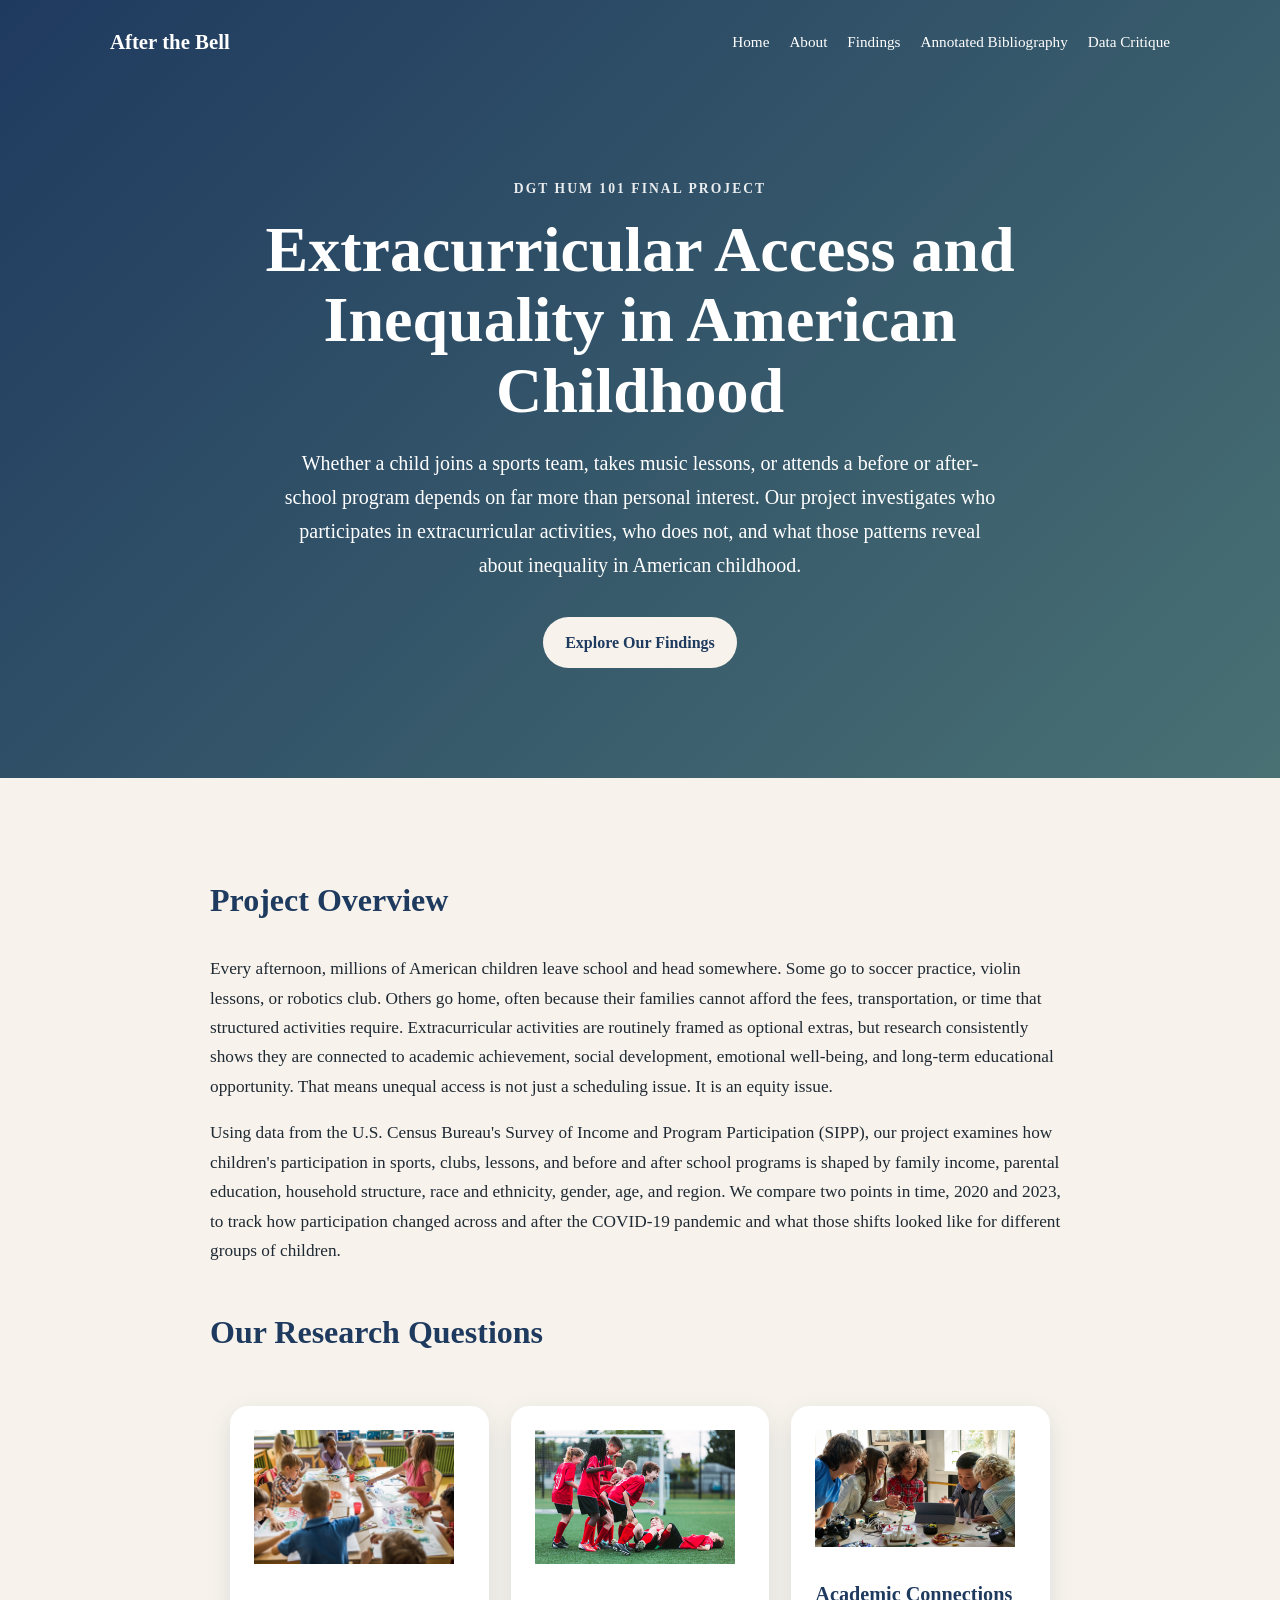
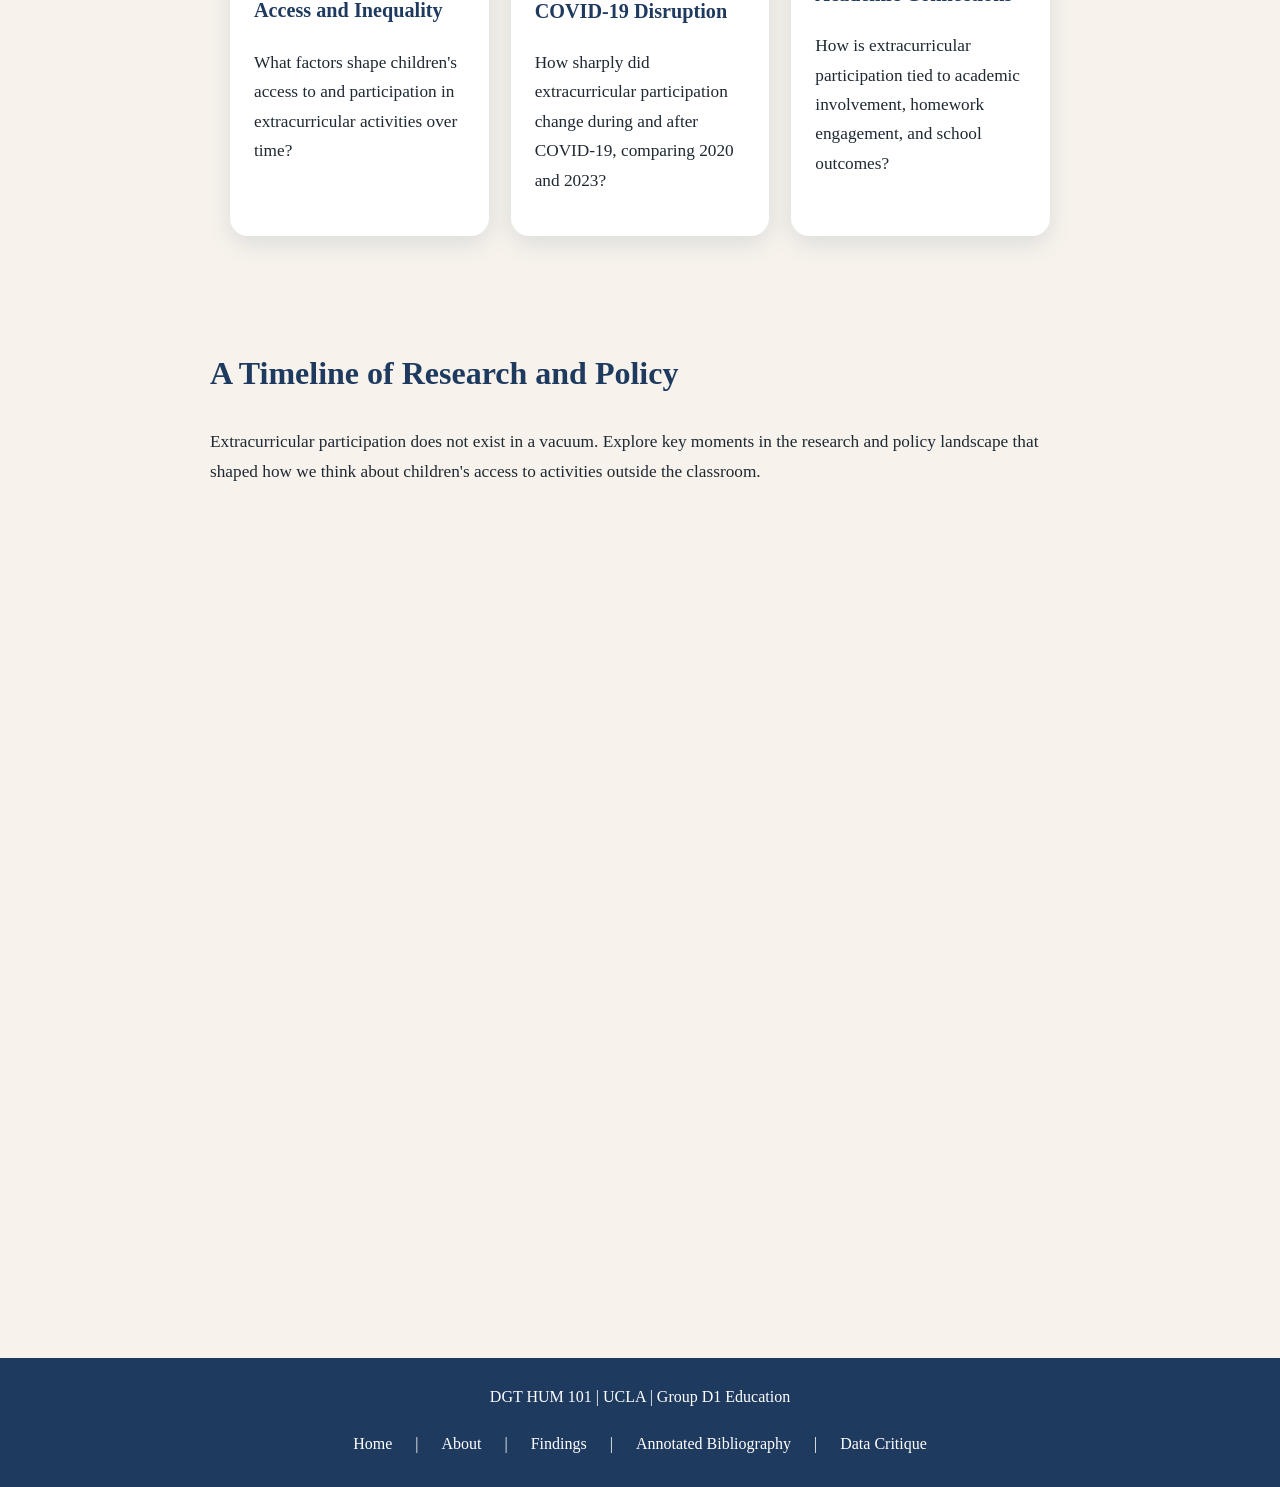
<file: index.html>
<!DOCTYPE html>
<html lang="en">
<head>
  <meta charset="UTF-8">
  <meta name="viewport" content="width=device-width, initial-scale=1.0">
  <title>After the Bell</title>
  <link rel="stylesheet" href="styles.css">
</head>
<body>

  <header class="site-header">
    <nav class="navbar">
      <a class="logo" href="index.html">After the Bell</a>
      <div class="nav-links">
        <a href="index.html">Home</a>
        <a href="about.html">About</a>
        <a href="findings.html">Findings</a>
        <a href="annotated-bibliography.html">Annotated Bibliography</a>
        <a href="data-critique.html">Data Critique</a>
      </div>
    </nav>

    <section class="hero">
      <p class="eyebrow">DGT HUM 101 Final Project</p>
      <h1>Extracurricular Access and Inequality in American Childhood</h1>
      <p class="hero-text">
        Whether a child joins a sports team, takes music lessons, or attends a before or after-school program depends on far more than personal interest. 
        Our project investigates who participates in extracurricular activities, who does not, and what those patterns reveal about inequality in American childhood.
      </p>
      <a class="button" href="findings.html">Explore Our Findings</a>
    </section>
  </header>

  <main>
    <section class="content-section">
    <section>
      <h2>Project Overview</h2>
      <p>
        Every afternoon, millions of American children leave school and head somewhere. 
        Some go to soccer practice, violin lessons, or robotics club. Others go home, often because their families cannot afford the fees, 
        transportation, or time that structured activities require. Extracurricular activities are routinely framed as optional extras,
        but research consistently shows they are connected to academic achievement, social development, emotional well-being, and long-term educational opportunity.
        That means unequal access is not just a scheduling issue. It is an equity issue.
      </p>

      <p>
        Using data from the U.S. Census Bureau's Survey of Income and Program Participation (SIPP), our project examines how children's participation in sports, 
        clubs, lessons, and before and after school programs is shaped by family income, parental education, household structure, race and ethnicity, gender, age, and region.
        We compare two points in time, 2020 and 2023, to track how participation changed across and after the COVID-19 pandemic and what those shifts looked like for different groups of children.
      </p>
    </section>

    <section>
      <h2>Our Research Questions</h2>
        <section class="cards">
          <article class="card">
             <img src="assets/children-painting.png"
               alt="Children participating in activities"
               width="200">
            <a href="findings.html#question-1" style="text-decoration: none; color: inherit;">
              <h3>Access and Inequality</h3>
              <p>
                What factors shape children's access to and participation in extracurricular activities over time? 
              </p>
            </a>
          </article>
        
          <article class="card">
            <img src="assets/soccer.png"
                alt="Youth soccer activity"
               width="200">
            <a href="findings.html#question-2" style="text-decoration: none; color: inherit;">
              <h3>COVID-19 Disruption</h3>
              <p>
                How sharply did extracurricular participation change during and after COVID-19, comparing 2020 and 2023?
              </p>
            </a>
          </article>
        
          <article class="card">
            <img src="assets/studying.png"
             alt="Student studying"
             width="200">
            <a href="findings.html#question-3" style="text-decoration: none; color: inherit;">
              <h3>Academic Connections</h3>
              <p>
                How is extracurricular participation tied to academic involvement, homework engagement, and school outcomes?
              </p>
            </a>
          </article>
      </section>
     </section>

    <section>
      <h2>A Timeline of Research and Policy</h2>
      <p>
        Extracurricular participation does not exist in a vacuum. 
        Explore key moments in the research and policy landscape that shaped how we think 
        about children's access to activities outside the classroom.
      </p>

  <iframe
    src="https://cdn.knightlab.com/libs/timeline3/latest/embed/index.html?source=v2%3A2PACX-1vSemDMV5CW2QLBp4f_fW7P8PkrHpYRoCWIh-rMMzMi64seIf9PLdhzo-gPK044w-U2BcQFvkcOvZOTp&font=Default&lang=en&initial_zoom=2"
    width="90%"
    height="750"
    frameborder="0"
    allowfullscreen>
  </iframe>
</section>
    
    
  </main>

  <footer>
    <p>DGT HUM 101 | UCLA | Group D1 Education</p>
    <nav class="footer-nav">
      <a href="index.html">Home</a>
      <span class="separator">|</span>
      <a href="about.html">About</a>
      <span class="separator">|</span>
      <a href="findings.html">Findings</a>
      <span class="separator">|</span>
      <a href="annotated-bibliography.html">Annotated Bibliography</a>
      <span class="separator">|</span>
      <a href="data-critique.html">Data Critique</a>
    </nav>
  </footer>

</body>
</html>
</file>
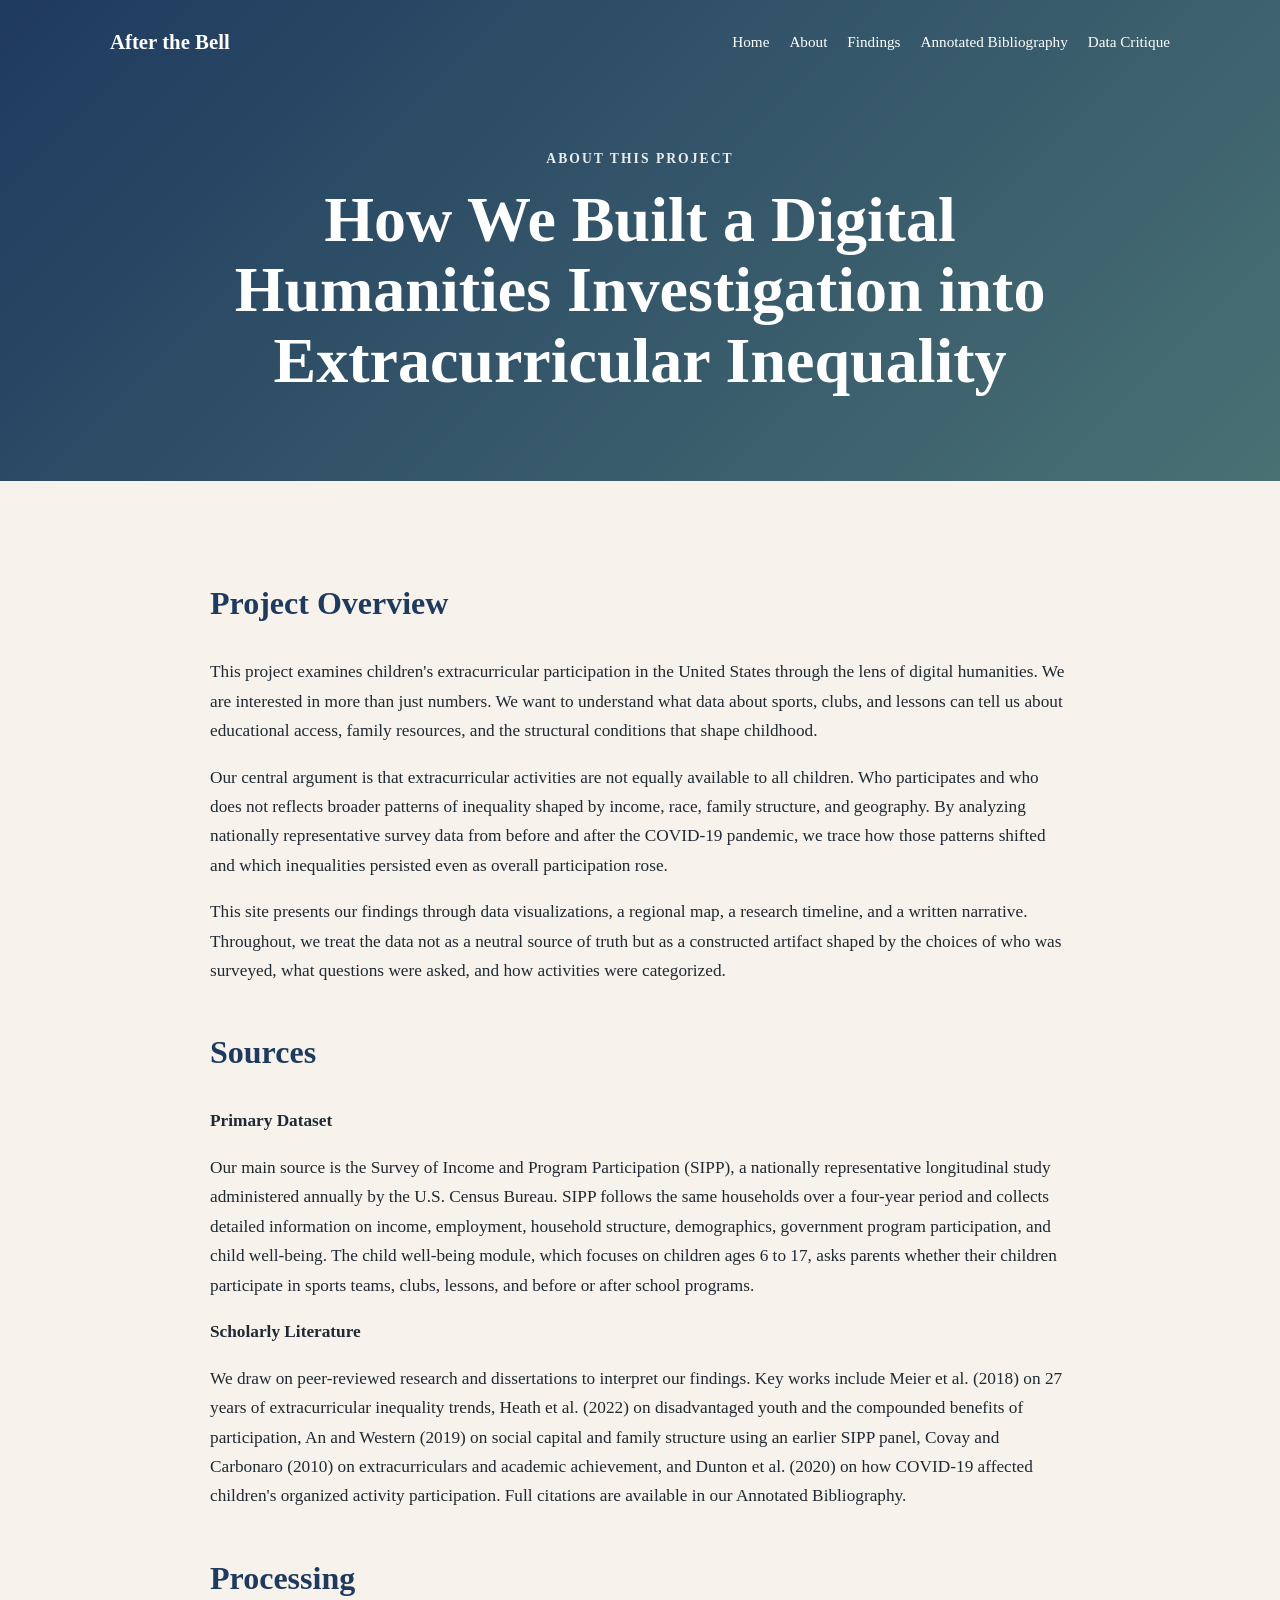
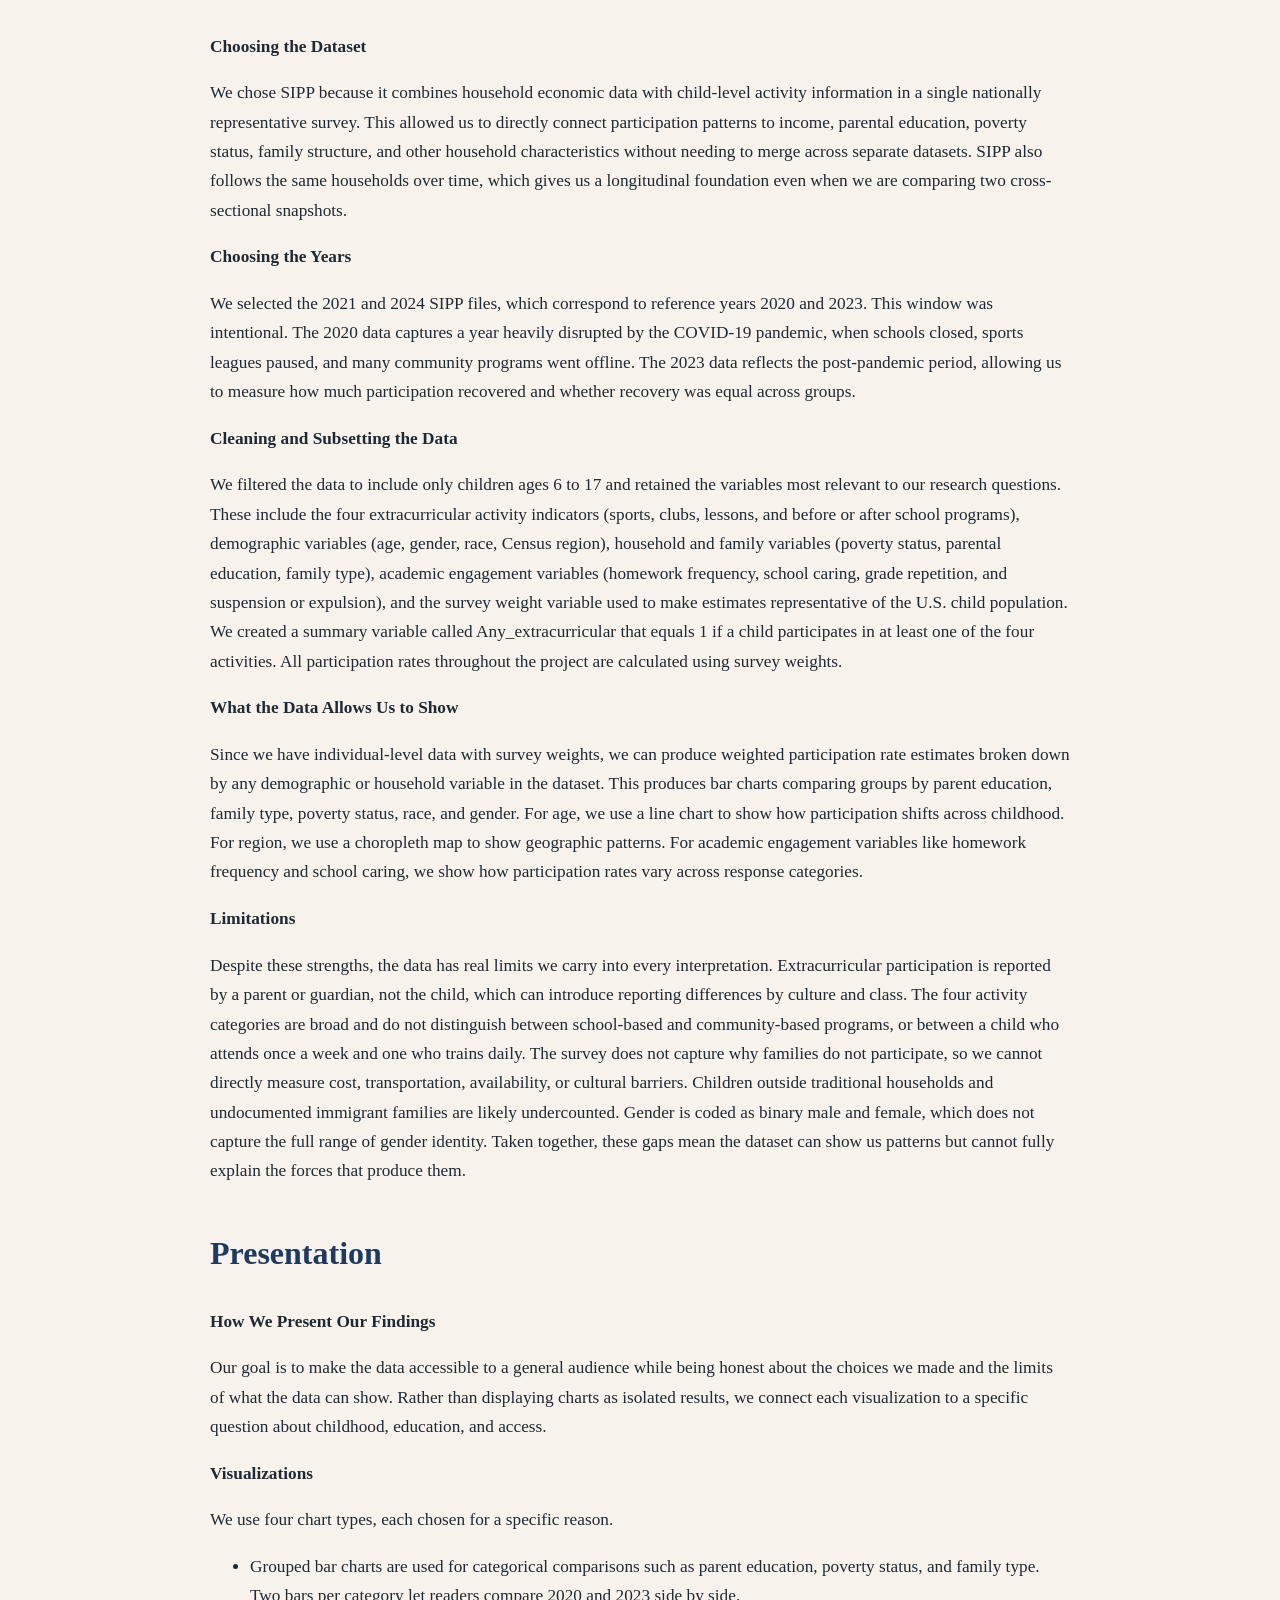
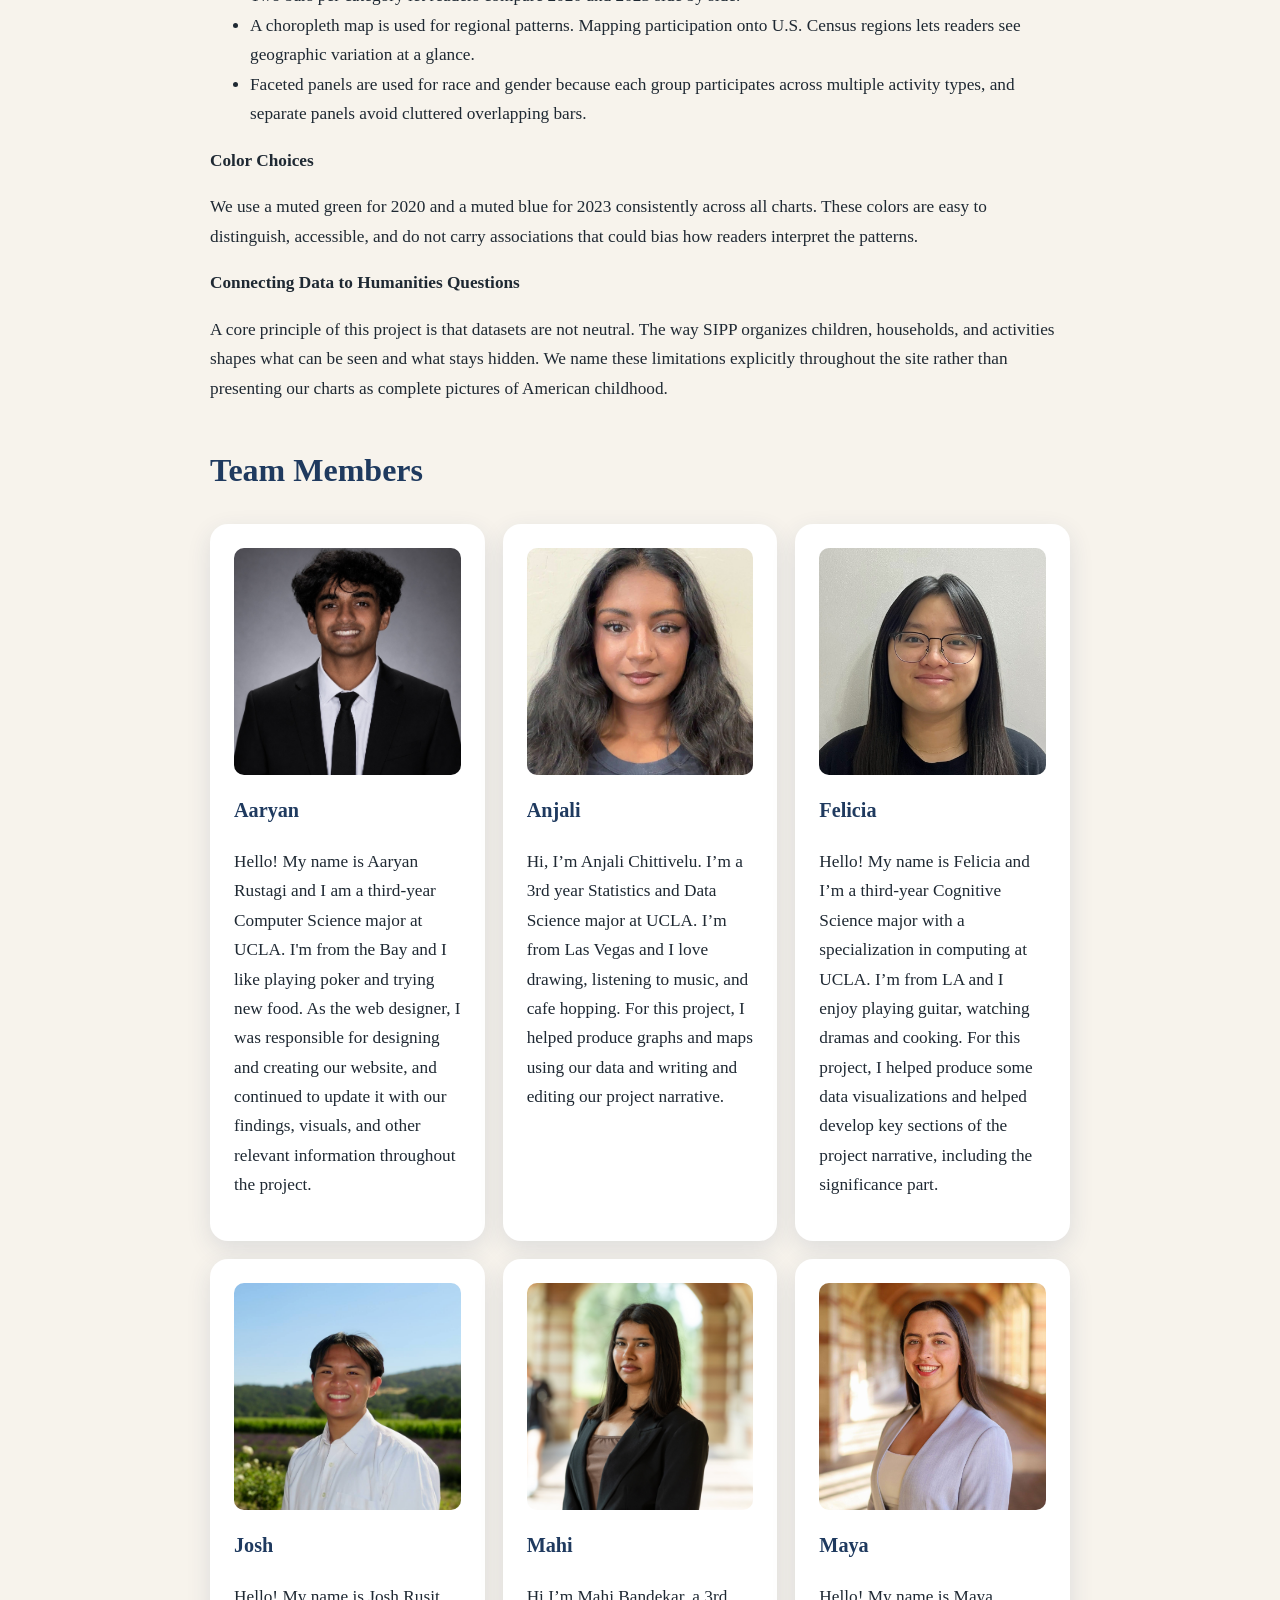
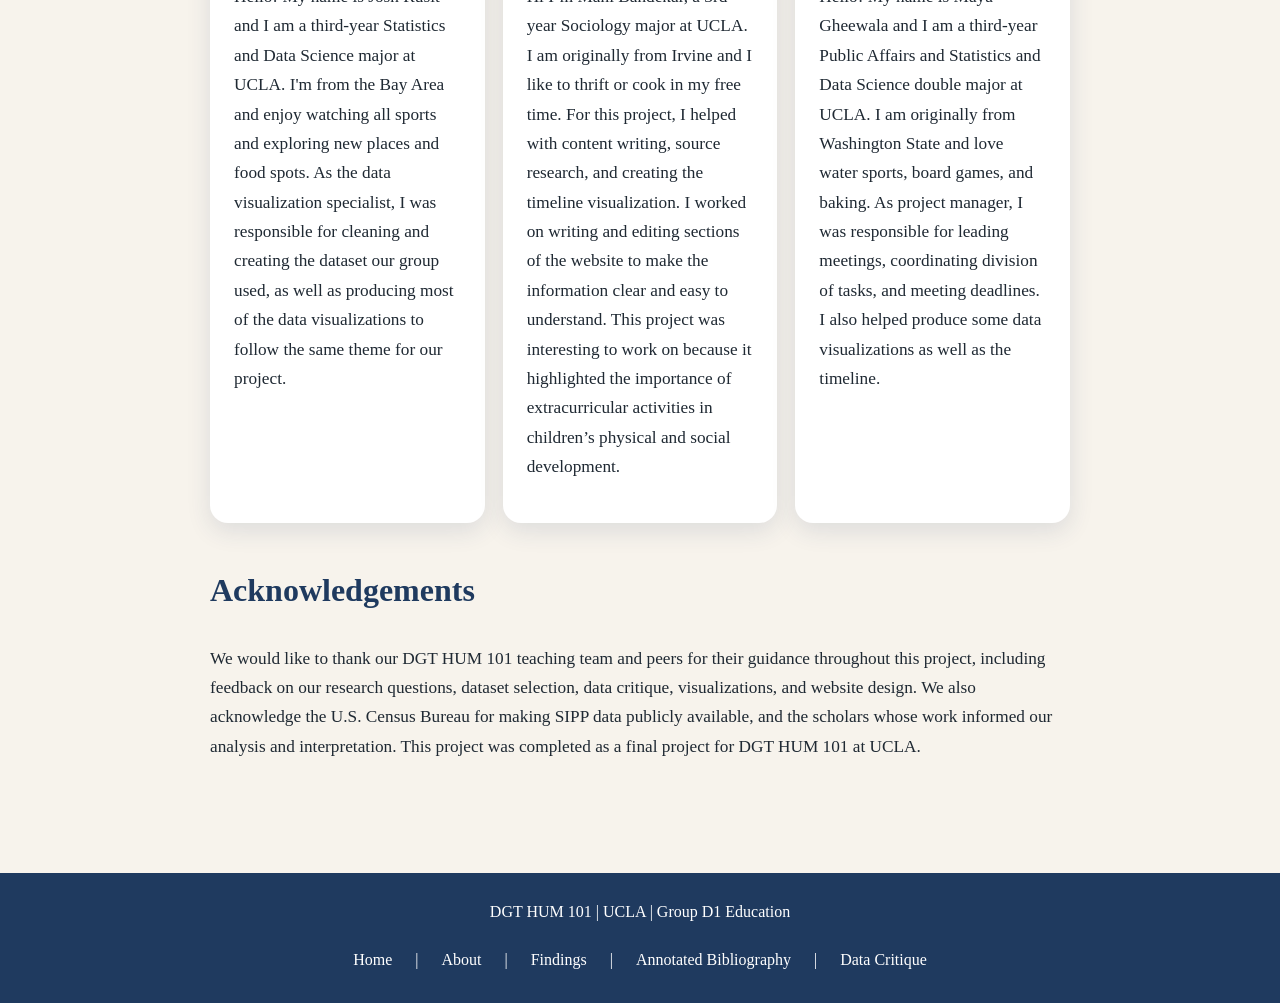
<file: about.html>
<!DOCTYPE html>
<html lang="en">
<head>
  <meta charset="UTF-8">
  <meta name="viewport" content="width=device-width, initial-scale=1.0">
  <title>About | After the Bell</title>
  <link rel="stylesheet" href="styles.css">
</head>
<body>

  <header class="page-header">
    <nav class="navbar">
      <a class="logo" href="index.html">After the Bell</a>
      <div class="nav-links">
        <a href="index.html">Home</a>
        <a href="about.html">About</a>
        <a href="findings.html">Findings</a>
        <a href="annotated-bibliography.html">Annotated Bibliography</a>
        <a href="data-critique.html">Data Critique</a>
      </div>
    </nav>

    <div class="page-title">
      <p class="eyebrow">About This Project</p>
      <h1>How We Built a Digital Humanities Investigation into Extracurricular Inequality</h1>
    </div>
  </header>

  <main class="content-section">
    <section>
      <h2>Project Overview</h2>
      <p>
        This project examines children's extracurricular participation in the United States 
        through the lens of digital humanities. We are interested in more than just numbers. 
        We want to understand what data about sports, clubs, and lessons can tell us about educational access, 
        family resources, and the structural conditions that shape childhood.
      </p>

      <p>
        Our central argument is that extracurricular activities are not equally available to all children. 
        Who participates and who does not reflects broader patterns of inequality shaped by income, race, family structure, 
        and geography. By analyzing nationally representative survey data from before and after the COVID-19 pandemic, we trace 
        how those patterns shifted and which inequalities persisted even as overall participation rose.
      </p>

      <p>
        This site presents our findings through data visualizations, a regional map, a research timeline, and a written narrative. 
        Throughout, we treat the data not as a neutral source of truth but as a constructed artifact shaped by the choices of who was 
        surveyed, what questions were asked, and how activities were categorized.
      </p>
    </section>

    <section>
      <h2>Sources</h2>
      <p><b>Primary Dataset</b></p>
      <p>
        Our main source is the Survey of Income and Program Participation (SIPP), 
        a nationally representative longitudinal study administered annually by the U.S. 
        Census Bureau. SIPP follows the same households over a four-year period and collects 
        detailed information on income, employment, household structure, demographics, 
        government program participation, and child well-being. The child well-being module, 
        which focuses on children ages 6 to 17, asks parents whether their children participate 
        in sports teams, clubs, lessons, and before or after school programs.
      </p>

      <p><b>Scholarly Literature</b></p>
      <p>
        We draw on peer-reviewed research and dissertations to interpret our findings. 
        Key works include Meier et al. (2018) on 27 years of extracurricular inequality trends, 
        Heath et al. (2022) on disadvantaged youth and the compounded benefits of participation, 
        An and Western (2019) on social capital and family structure using an earlier SIPP panel, 
        Covay and Carbonaro (2010) on extracurriculars and academic achievement, and Dunton et al. 
        (2020) on how COVID-19 affected children's organized activity participation. Full citations 
        are available in our Annotated Bibliography.
      </p>
    </section>

    <section>
      <h2>Processing</h2>
      <p><b>Choosing the Dataset</b><p>
      <p>
        We chose SIPP because it combines household economic data with child-level activity information 
        in a single nationally representative survey. This allowed us to directly connect participation patterns 
        to income, parental education, poverty status, family structure, and other household characteristics 
        without needing to merge across separate datasets. SIPP also follows the same households over time, 
        which gives us a longitudinal foundation even when we are comparing two cross-sectional snapshots.
      </p>

      <p><b>Choosing the Years</b><p>
      <p>
        We selected the 2021 and 2024 SIPP files, which correspond to reference years 2020 and 2023. This window was 
        intentional. The 2020 data captures a year heavily disrupted by the COVID-19 pandemic, when schools closed,
        sports leagues paused, and many community programs went offline. The 2023 data reflects the post-pandemic period, 
        allowing us to measure how much participation recovered and whether recovery was equal across groups.
      </p>

      <p><b>Cleaning and Subsetting the Data</b><p>
      <p>
        We filtered the data to include only children ages 6 to 17 and retained the variables most relevant to our research questions. 
        These include the four extracurricular activity indicators (sports, clubs, lessons, and before or after school programs), 
        demographic variables (age, gender, race, Census region), household and family variables (poverty status, parental education, family type), 
        academic engagement variables (homework frequency, school caring, grade repetition, and suspension or expulsion), and the survey weight variable 
        used to make estimates representative of the U.S. child population. We created a summary variable called Any_extracurricular that equals 1 if a 
        child participates in at least one of the four activities. All participation rates throughout the project are calculated using survey weights.
      </p>

      <p><b>What the Data Allows Us to Show</b><p>
      <p>
        Since we have individual-level data with survey weights, we can produce weighted participation rate estimates broken down by any demographic or 
        household variable in the dataset. This produces bar charts comparing groups by parent education, family type, poverty status, race, and gender. 
        For age, we use a line chart to show how participation shifts across childhood. For region, we use a choropleth map to show geographic patterns. 
        For academic engagement variables like homework frequency and school caring, we show how participation rates vary across response categories.
      </p>

      <p><b>Limitations</b><p>
      <p>
        Despite these strengths, the data has real limits we carry into every interpretation. Extracurricular participation is reported by a parent or 
        guardian, not the child, which can introduce reporting differences by culture and class. The four activity categories are broad and do not distinguish 
        between school-based and community-based programs, or between a child who attends once a week and one who trains daily. The survey does not capture why 
        families do not participate, so we cannot directly measure cost, transportation, availability, or cultural barriers. Children outside traditional households 
        and undocumented immigrant families are likely undercounted. Gender is coded as binary male and female, which does not capture the full range of gender identity. 
        Taken together, these gaps mean the dataset can show us patterns but cannot fully explain the forces that produce them.
      </p>
    </section>

    <section>
      <h2>Presentation</h2>
      <p><b>How We Present Our Findings</b><p>
      <p>
        Our goal is to make the data accessible to a general audience while being honest about the choices we made and the limits of what the data can show. 
        Rather than displaying charts as isolated results, we connect each visualization to a specific question about childhood, education, and access.
      </p>
      
      <p><b>Visualizations</b><p>
      <p>
        We use four chart types, each chosen for a specific reason.
      </p>
        <ul>
          <li>Grouped bar charts are used for categorical comparisons such as parent education, poverty status, and family type. Two bars per category 
            let readers compare 2020 and 2023 side by side.</li>
          <li>A choropleth map is used for regional patterns. Mapping participation onto U.S. Census regions lets readers see geographic variation 
            at a glance.</li>
          <li>Faceted panels are used for race and gender because each group participates across multiple activity types, and separate panels avoid 
            cluttered overlapping bars.</li>
        </ul>

      <p><b>Color Choices</b><p>
      <p>
        We use a muted green for 2020 and a muted blue for 2023 consistently across all charts. These colors are easy to 
        distinguish, accessible, and do not carry associations that could bias how readers interpret the patterns.
      </p>

      <p><b>Connecting Data to Humanities Questions</b><p>
      <p>
        A core principle of this project is that datasets are not neutral. The way SIPP organizes children, 
        households, and activities shapes what can be seen and what stays hidden. We name these limitations explicitly throughout 
        the site rather than presenting our charts as complete pictures of American childhood.
      </p>
      
    </section>

    <section>
      <h2>Team Members</h2>

      <div class="team-grid">
        <div class="team-card">
          <img class="team-photo" src="assets/aaryan.jpg" alt="Aaryan Rustagi">
          <h3>Aaryan</h3>
          <p>Hello! My name is Aaryan Rustagi and I am a third-year Computer Science major at UCLA. I'm from the Bay and I like playing poker and trying new food. 
            As the web designer, I was responsible for designing and creating our website, and continued to update it with our findings, visuals, and other relevant information throughout the project.</p>
        </div>

        <div class="team-card">
          <img class="team-photo" src="assets/anjali.jpg" alt="Anjali Chittivelu">
          <h3>Anjali</h3>
          <p>Hi, I’m Anjali Chittivelu. I’m a 3rd year Statistics and Data Science major at UCLA. 
            I’m from Las Vegas and I love drawing, listening to music, and cafe hopping. For this project, I helped produce graphs and maps using our data and writing and editing our project narrative.</p>
        </div>

        <div class="team-card">
          <img class="team-photo" src="assets/felicia.jpg" alt="Felicia">
          <h3>Felicia</h3>
          <p>Hello! My name is Felicia and I’m a third-year Cognitive Science major with a specialization in computing at UCLA. I’m from LA and I enjoy playing guitar, watching dramas and cooking. 
            For this project, I helped produce some data visualizations and helped develop key sections of the project narrative, including the significance part.</p>
        </div>

        <div class="team-card">
          <img class="team-photo" src="assets/josh.jpg" alt="Josh Rusit">
          <h3>Josh</h3>
          <p>Hello! My name is Josh Rusit and I am a third-year Statistics and Data Science major at UCLA. I'm from the Bay Area and enjoy watching all sports and exploring new places and food spots. 
            As the data visualization specialist, I was responsible for cleaning and creating the dataset our group used, as well as producing most of the data visualizations to follow the same theme for our project.</p>
        </div>

        <div class="team-card">
          <img class="team-photo" src="assets/mahi.png" alt="Mahi Bandekar">
          <h3>Mahi</h3>
          <p>Hi I’m Mahi Bandekar, a 3rd year Sociology major at UCLA. I am originally from Irvine and I like to thrift or cook in my free time. For this project, I helped with content writing, source research, and creating the timeline visualization. 
            I worked on writing and editing sections of the website to make the information clear and easy to understand. This project was interesting to work on because it highlighted the importance of extracurricular activities in children’s physical and social development. </p>
        </div>

        <div class="team-card">
          <img class="team-photo" src="assets/maya.jpg" alt="Maya Gheewala">
          <h3>Maya</h3>
          <p>Hello! My name is Maya Gheewala and I am a third-year Public Affairs and Statistics and Data Science double major at UCLA. I am originally from Washington State and love water sports, board games, and baking. 
            As project manager, I was responsible for leading meetings, coordinating division of tasks, and meeting deadlines. I also helped produce some data visualizations as well as the timeline.</p>
        </div>
      </div>
    </section>

    <section>
      <h2>Acknowledgements</h2>
      <p>
        We would like to thank our DGT HUM 101 teaching team and peers for their guidance throughout this project, including feedback on our research questions, dataset selection, data critique, visualizations, and website design. 
        We also acknowledge the U.S. Census Bureau for making SIPP data publicly available, and the scholars whose work informed our analysis and interpretation. This project was completed as a final project for DGT HUM 101 at UCLA.
      </p>
    </section>
  </main>

  <footer>
    <p>DGT HUM 101 | UCLA | Group D1 Education</p>
    <nav class="footer-nav">
      <a href="index.html">Home</a>
      <span class="separator">|</span>
      <a href="about.html">About</a>
      <span class="separator">|</span>
      <a href="findings.html">Findings</a>
      <span class="separator">|</span>
      <a href="annotated-bibliography.html">Annotated Bibliography</a>
      <span class="separator">|</span>
      <a href="data-critique.html">Data Critique</a>
    </nav>
  </footer>

</body>
</html>
</file>
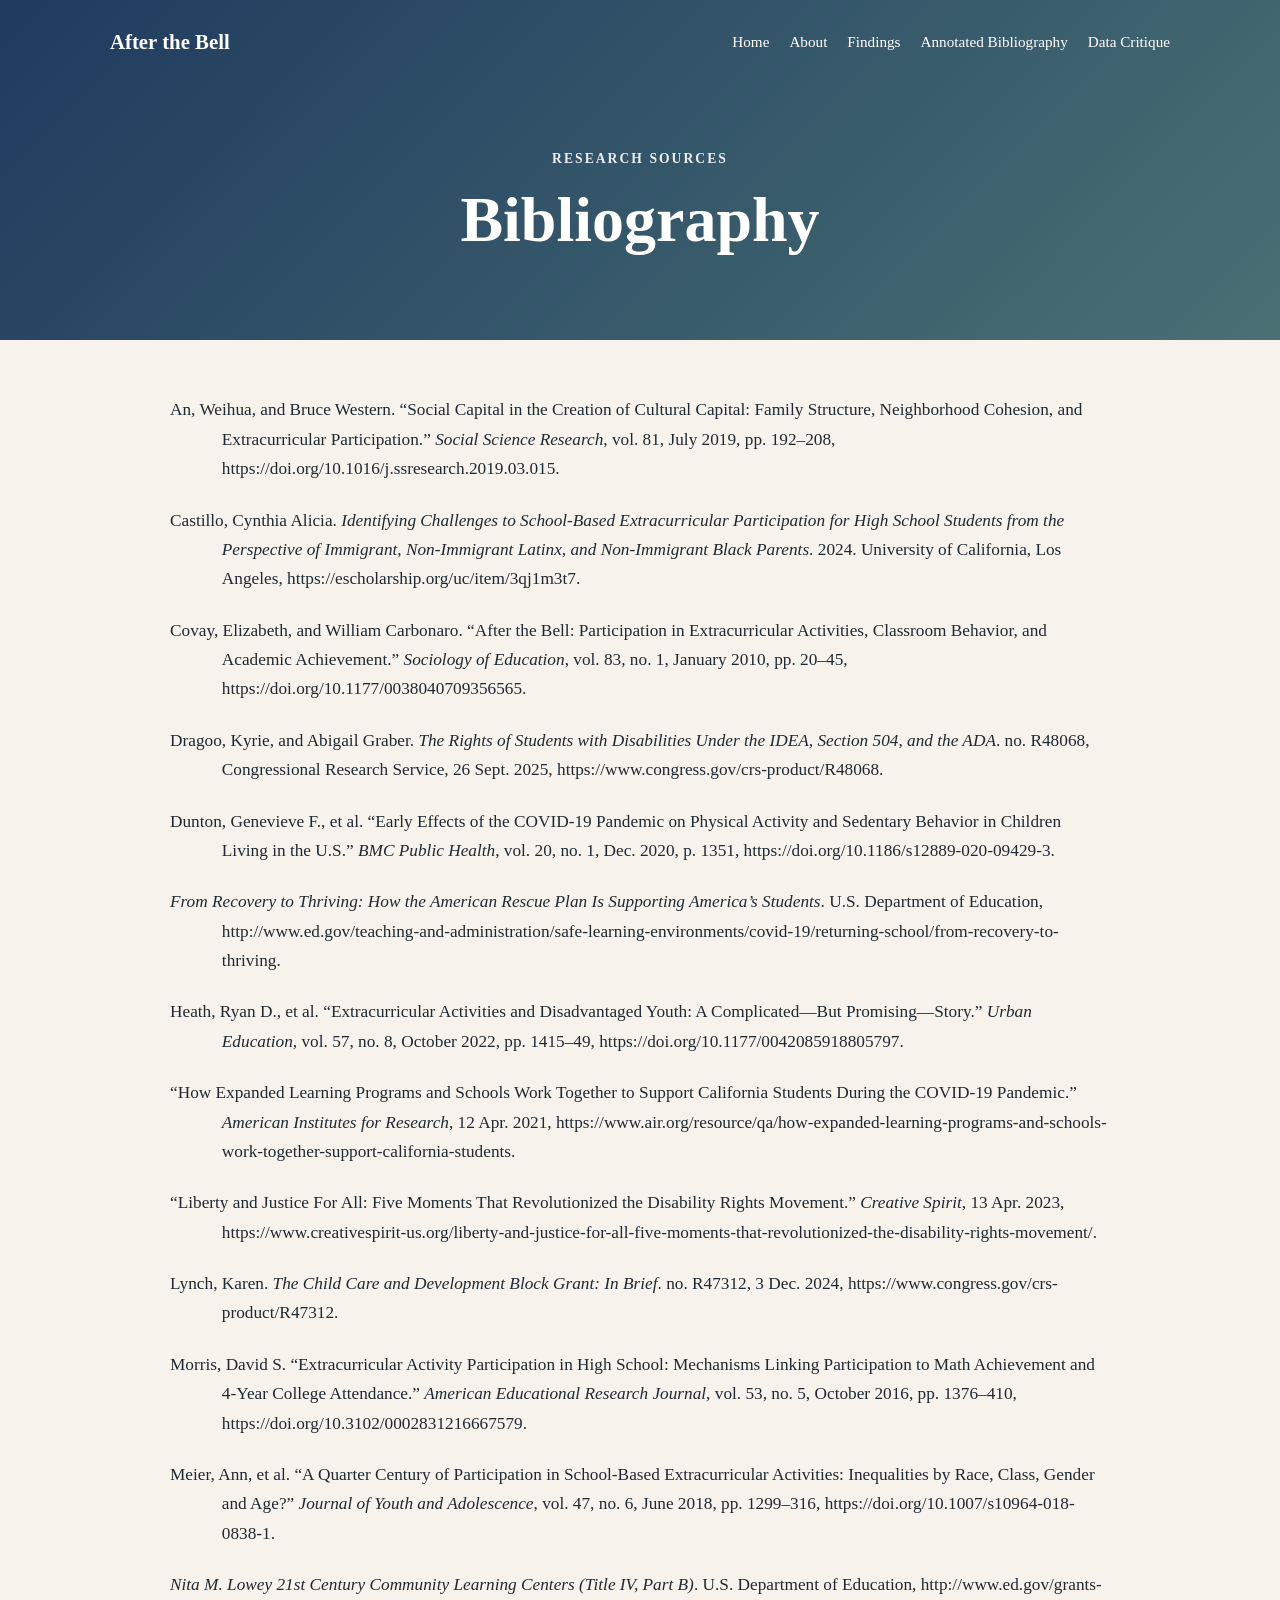
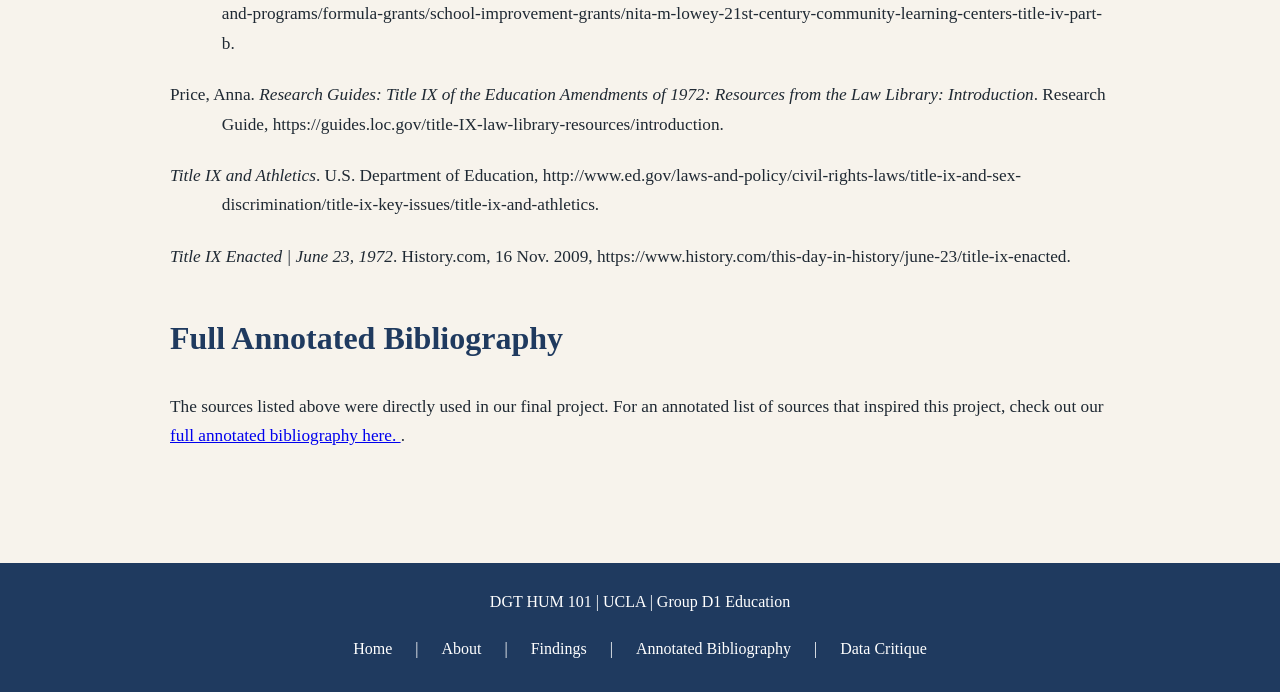
<file: annotated-bibliography.html>
<!DOCTYPE html>
<html lang="en">
<head>
  <meta charset="UTF-8">
  <meta name="viewport" content="width=device-width, initial-scale=1.0">
  <title> Bibliography | After the Bell</title>
  <link rel="stylesheet" href="styles.css">
</head>
<body>

  <header class="page-header">
    <nav class="navbar">
      <a class="logo" href="index.html">After the Bell</a>
      <div class="nav-links">
        <a href="index.html">Home</a>
        <a href="about.html">About</a>
        <a href="findings.html">Findings</a>
        <a href="annotated-bibliography.html">Annotated Bibliography</a>
        <a href="data-critique.html">Data Critique</a>
      </div>
    </nav>

    <div class="page-title">
      <p class="eyebrow">Research Sources</p>
      <h1>Bibliography</h1>
    </div>
  </header>

<main class="content-section bibliography-section">

  <article class="bibliography-entry">
    <p class="citation">An, Weihua, and Bruce Western. “Social Capital in the Creation of Cultural Capital: Family Structure, Neighborhood Cohesion, and Extracurricular Participation.” <cite>Social Science Research</cite>, vol. 81, July 2019, pp. 192–208, https://doi.org/10.1016/j.ssresearch.2019.03.015.</p>
  </article>

  <article class="bibliography-entry">
    <p class="citation">Castillo, Cynthia Alicia. <cite>Identifying Challenges to School-Based Extracurricular Participation for High School Students from the Perspective of Immigrant, Non-Immigrant Latinx, and Non-Immigrant Black Parents</cite>. 2024. University of California, Los Angeles, https://escholarship.org/uc/item/3qj1m3t7.</p>
  </article>

  <article class="bibliography-entry">
    <p class="citation">Covay, Elizabeth, and William Carbonaro. “After the Bell: Participation in Extracurricular Activities, Classroom Behavior, and Academic Achievement.” <cite>Sociology of Education</cite>, vol. 83, no. 1, January 2010, pp. 20–45, https://doi.org/10.1177/0038040709356565.</p>
  </article>

  <article class="bibliography-entry">
    <p class="citation">Dragoo, Kyrie, and Abigail Graber. <cite>The Rights of Students with Disabilities Under the IDEA, Section 504, and the ADA</cite>. no. R48068, Congressional Research Service, 26 Sept. 2025, https://www.congress.gov/crs-product/R48068.</p>
  </article>

  <article class="bibliography-entry">
    <p class="citation">Dunton, Genevieve F., et al. “Early Effects of the COVID-19 Pandemic on Physical Activity and Sedentary Behavior in Children Living in the U.S.” <cite>BMC Public Health</cite>, vol. 20, no. 1, Dec. 2020, p. 1351, https://doi.org/10.1186/s12889-020-09429-3.</p>
  </article>

  <article class="bibliography-entry">
    <p class="citation"><cite>From Recovery to Thriving: How the American Rescue Plan Is Supporting America’s Students</cite>. U.S. Department of Education, http://www.ed.gov/teaching-and-administration/safe-learning-environments/covid-19/returning-school/from-recovery-to-thriving.</p>
  </article>

  <article class="bibliography-entry">
    <p class="citation">Heath, Ryan D., et al. “Extracurricular Activities and Disadvantaged Youth: A Complicated—But Promising—Story.” <cite>Urban Education</cite>, vol. 57, no. 8, October 2022, pp. 1415–49, https://doi.org/10.1177/0042085918805797.</p>
  </article>

  <article class="bibliography-entry">
    <p class="citation">“How Expanded Learning Programs and Schools Work Together to Support California Students During the COVID-19 Pandemic.” <cite>American Institutes for Research</cite>, 12 Apr. 2021, https://www.air.org/resource/qa/how-expanded-learning-programs-and-schools-work-together-support-california-students.</p>
  </article>

  <article class="bibliography-entry">
    <p class="citation">“Liberty and Justice For All: Five Moments That Revolutionized the Disability Rights Movement.” <cite>Creative Spirit</cite>, 13 Apr. 2023, https://www.creativespirit-us.org/liberty-and-justice-for-all-five-moments-that-revolutionized-the-disability-rights-movement/.</p>
  </article>

  <article class="bibliography-entry">
    <p class="citation">Lynch, Karen. <cite>The Child Care and Development Block Grant: In Brief</cite>. no. R47312, 3 Dec. 2024, https://www.congress.gov/crs-product/R47312.</p>
  </article>

  <article class="bibliography-entry">
    <p class="citation">Morris, David S. “Extracurricular Activity Participation in High School: Mechanisms Linking Participation to Math Achievement and 4-Year College Attendance.” <cite>American Educational Research Journal</cite>, vol. 53, no. 5, October 2016, pp. 1376–410, https://doi.org/10.3102/0002831216667579.</p>
  </article>

  <article class="bibliography-entry">
    <p class="citation">Meier, Ann, et al. “A Quarter Century of Participation in School-Based Extracurricular Activities: Inequalities by Race, Class, Gender and Age?” <cite>Journal of Youth and Adolescence</cite>, vol. 47, no. 6, June 2018, pp. 1299–316, https://doi.org/10.1007/s10964-018-0838-1.</p>
  </article>

  <article class="bibliography-entry">
    <p class="citation"><cite>Nita M. Lowey 21st Century Community Learning Centers (Title IV, Part B)</cite>. U.S. Department of Education, http://www.ed.gov/grants-and-programs/formula-grants/school-improvement-grants/nita-m-lowey-21st-century-community-learning-centers-title-iv-part-b.</p>
  </article>

  <article class="bibliography-entry">
    <p class="citation">Price, Anna. <cite>Research Guides: Title IX of the Education Amendments of 1972: Resources from the Law Library: Introduction</cite>. Research Guide, https://guides.loc.gov/title-IX-law-library-resources/introduction.</p>
  </article>

  <article class="bibliography-entry">
    <p class="citation"><cite>Title IX and Athletics</cite>. U.S. Department of Education, http://www.ed.gov/laws-and-policy/civil-rights-laws/title-ix-and-sex-discrimination/title-ix-key-issues/title-ix-and-athletics.</p>
  </article>

  <article class="bibliography-entry">
    <p class="citation"><cite>Title IX Enacted | June 23, 1972</cite>. History.com, 16 Nov. 2009, https://www.history.com/this-day-in-history/june-23/title-ix-enacted.</p>
  </article>

  <div class="bibliography-link">
    <h2>Full Annotated Bibliography</h2>
    <p>
      The sources listed above were directly used in our final project. For an annotated list of sources that inspired this project, check out our
      <a href="https://docs.google.com/document/d/1ZTIgzXQ7zBtlOX9mJOBlsHLHWWmnbFpiUGSW7qx7feQ/edit?usp=sharing" target="_blank">
        full annotated bibliography here.
      </a>.
    </p>
  </div>

</main>

  <footer>
    <p>DGT HUM 101 | UCLA | Group D1 Education</p>
    <nav class="footer-nav">
      <a href="index.html">Home</a>
      <span class="separator">|</span>
      <a href="about.html">About</a>
      <span class="separator">|</span>
      <a href="findings.html">Findings</a>
      <span class="separator">|</span>
      <a href="annotated-bibliography.html">Annotated Bibliography</a>
      <span class="separator">|</span>
      <a href="data-critique.html">Data Critique</a>
    </nav>
  </footer>

</body>
</html>
</file>
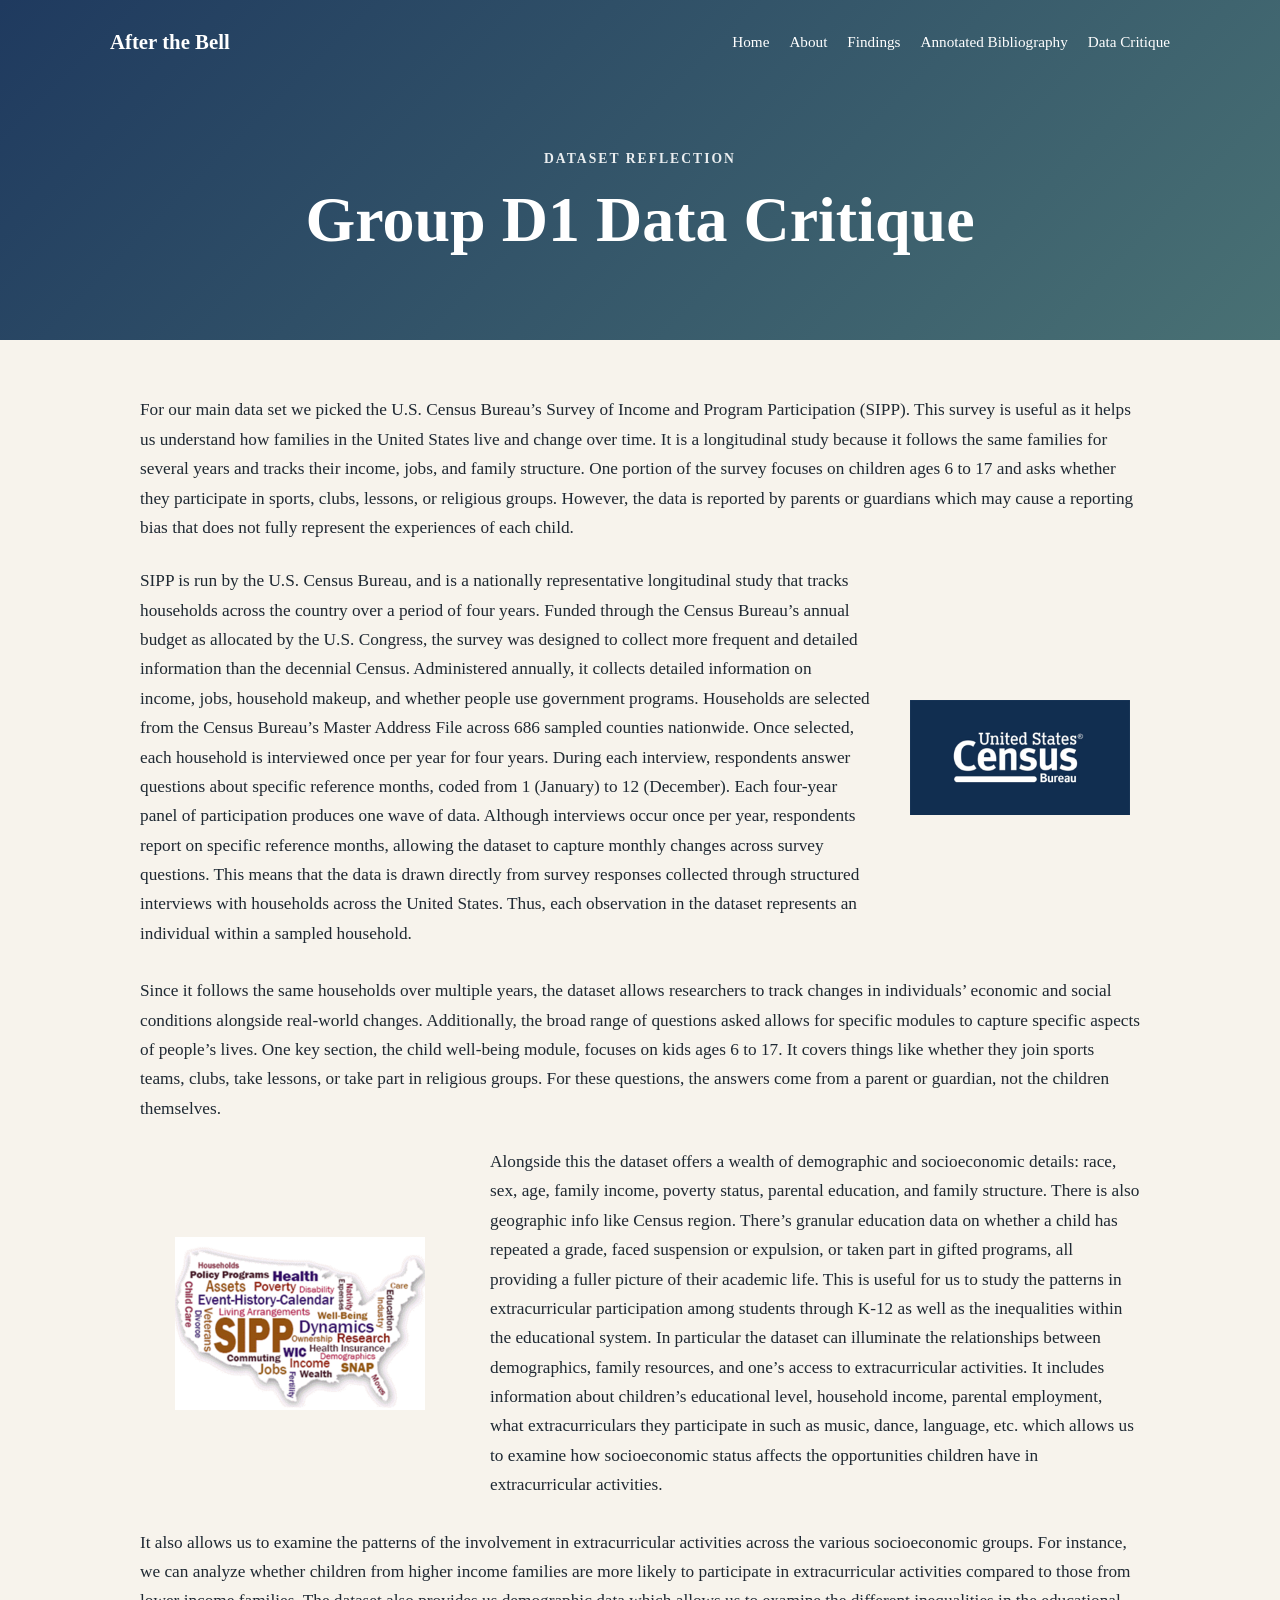
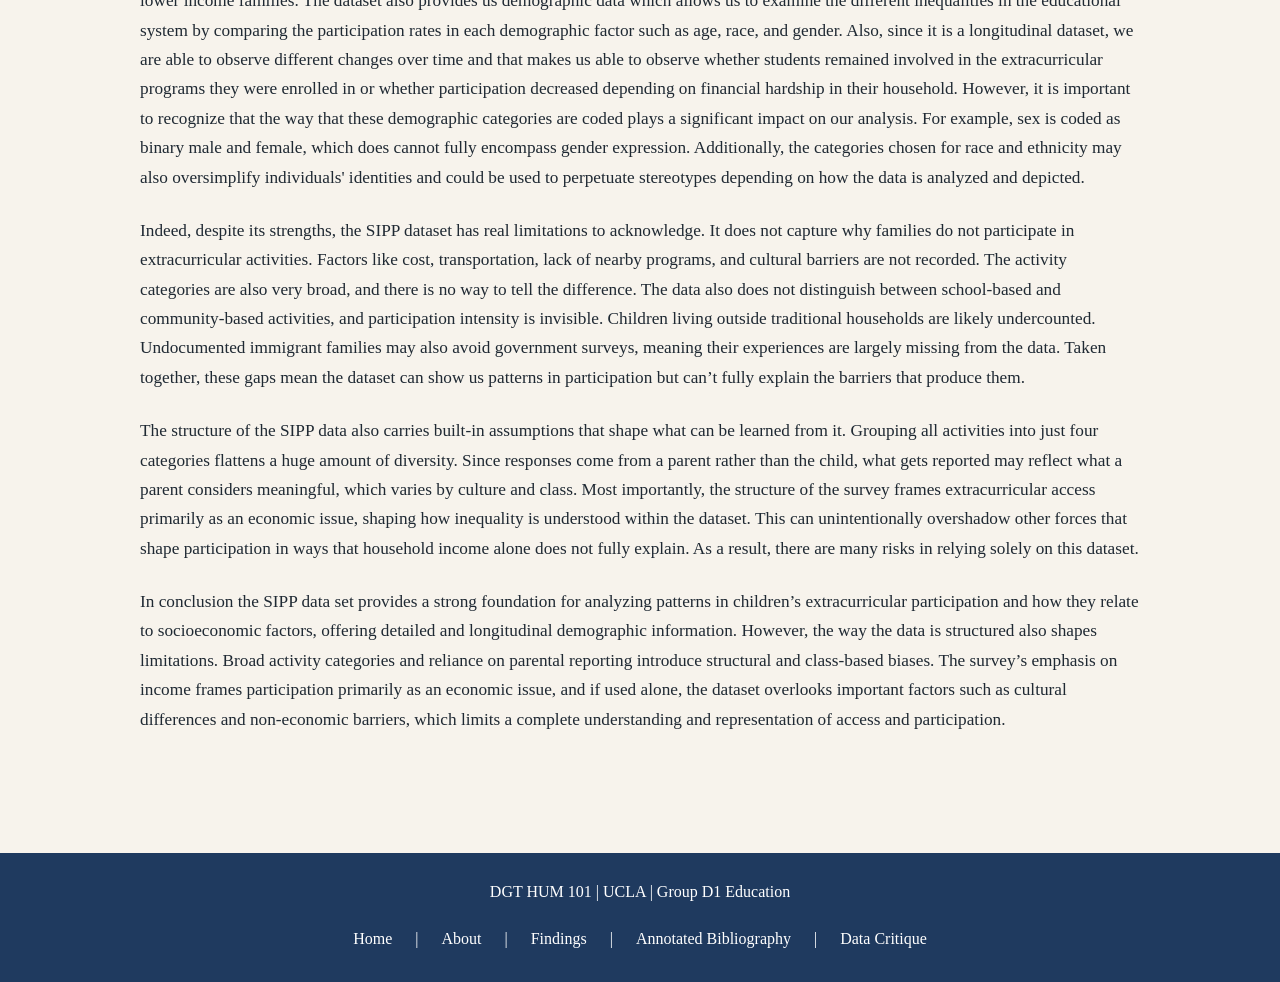
<file: data-critique.html>
<!DOCTYPE html>
<html lang="en">
<head>
  <meta charset="UTF-8">
  <meta name="viewport" content="width=device-width, initial-scale=1.0">
  <title>Data Critique | After the Bell</title>
  <link rel="stylesheet" href="styles.css">
</head>
<body>

  <header class="page-header">
    <nav class="navbar">
      <a class="logo" href="index.html">After the Bell</a>
      <div class="nav-links">
        <a href="index.html">Home</a>
        <a href="about.html">About</a>
        <a href="findings.html">Findings</a>
        <a href="annotated-bibliography.html">Annotated Bibliography</a>
        <a href="data-critique.html">Data Critique</a>
      </div>
    </nav>

    <div class="page-title">
      <p class="eyebrow">Dataset Reflection</p>
      <h1>Group D1 Data Critique</h1>
    </div>
  </header>

  <main class="content-section data-critique-section">
    <article class="essay-card data-critique-essay">

      <p>
        For our main data set we picked the U.S. Census Bureau’s Survey of Income and
        Program Participation (SIPP). This survey is useful as it helps us understand how families in the United
        States live and change over time. It is a longitudinal study because it follows the same families
        for several years and tracks their income, jobs, and family structure. One portion of the survey focuses on 
        children ages 6 to 17 and asks whether they participate in sports, clubs, lessons, or religious groups. 
        However, the data is reported by parents or guardians which may cause a reporting bias that does not
        fully represent the experiences of each child. 
      </p>

      <div class="critique-visual-row image-right">
        <div class="critique-copy">
          <p>
            SIPP is run by the U.S. Census Bureau, and is a nationally representative longitudinal study
            that tracks households across the country over a period of four years. Funded through the Census Bureau’s
            annual budget as allocated by the U.S. Congress, the survey was designed to collect more frequent and
            detailed information than the decennial Census. Administered annually, it collects detailed
            information on income, jobs, household makeup, and whether people use government programs.
            Households are selected from the Census Bureau’s Master Address File across 686
            sampled counties nationwide. Once selected, each household is interviewed once per year for
            four years. During each interview, respondents answer questions about specific reference
            months, coded from 1 (January) to 12 (December). Each four-year panel of participation
            produces one wave of data. Although interviews occur once per year, respondents report on specific
            reference months, allowing the dataset to capture monthly changes across survey questions. This
            means that the data is drawn directly from survey responses collected through structured
            interviews with households across the United States. Thus, each observation in the dataset
            represents an individual within a sampled household.
          </p>
        </div>
        <figure class="critique-image census-logo-figure">
          <img src="assets/census-logo.png" alt="U.S. Census Bureau logo">
        </figure>
      </div>

      <p>
        Since it follows the same households over multiple years, the dataset allows researchers
        to track changes in individuals’ economic and social conditions alongside real-world changes.
        Additionally, the broad range of questions asked allows for specific modules to capture specific
        aspects of people’s lives. One key section, the child well-being module, focuses on kids ages 6 to
        17. It covers things like whether they join sports teams, clubs, take lessons, or take part in
        religious groups. For these questions, the answers come from a parent or guardian, not the
        children themselves.
      </p>

      <div class="critique-visual-row image-left">
        <figure class="critique-image wordcloud-figure">
          <img src="assets/sipp-wordcloud.png" alt="Word cloud of SIPP dataset themes">
        </figure>
        <div class="critique-copy">
          <p>
            Alongside this the dataset offers a wealth of demographic and socioeconomic details:
            race, sex, age, family income, poverty status, parental education, and family structure. There is
            also geographic info like Census region. There’s granular education data on whether a child has
            repeated a grade, faced suspension or expulsion, or taken part in gifted programs, all providing a
            fuller picture of their academic life. This is useful for us to study the patterns in extracurricular participation among
            students through K-12 as well as the inequalities within the educational system. In particular the
            dataset can illuminate the relationships between demographics, family resources, and one’s
            access to extracurricular activities. It includes information about children’s educational level,
            household income, parental employment, what extracurriculars they participate in such as music,
            dance, language, etc. which allows us to examine how socioeconomic status affects the
            opportunities children have in extracurricular activities.
          </p>
        </div>
      </div>

      <p>
        It also allows us to examine the patterns of the involvement in extracurricular
        activities across the various socioeconomic groups. For instance, we can analyze whether
        children from higher income families are more likely to participate in extracurricular activities
        compared to those from lower income families. The dataset also provides us demographic data
        which allows us to examine the different inequalities in the educational system by comparing the
        participation rates in each demographic factor such as age, race, and gender. Also, since it is a
        longitudinal dataset, we are able to observe different changes over time and that makes us able to
        observe whether students remained involved in the extracurricular programs they were enrolled
        in or whether participation decreased depending on financial hardship in their household. 
        However, it is important to recognize that the way that these demographic categories are coded plays
        a significant impact on our analysis. For example, sex is coded as binary male and female, which does
        cannot fully encompass gender expression. Additionally, the categories chosen for race and ethnicity
        may also oversimplify individuals' identities and could be used to perpetuate stereotypes depending 
        on how the data is analyzed and depicted.
      </p>

      <p>
        Indeed, despite its strengths, the SIPP dataset has real limitations to acknowledge. It does not
        capture why families do not participate in extracurricular activities. Factors like cost,
        transportation, lack of nearby programs, and cultural barriers are not recorded. The activity
        categories are also very broad, and there is no way to tell the difference. The data also does not
        distinguish between school-based and community-based activities, and participation intensity is
        invisible. Children living outside traditional households are likely undercounted. Undocumented
        immigrant families may also avoid government surveys, meaning their experiences are largely
        missing from the data. Taken together, these gaps mean the dataset can show us patterns in
        participation but can’t fully explain the barriers that produce them.
      </p>

      <p>
        The structure of the SIPP data also carries built-in assumptions that shape what can be
        learned from it. Grouping all activities into just four categories flattens a huge amount of
        diversity. Since responses come from a parent rather than the child, what gets reported may
        reflect what a parent considers meaningful, which varies by culture and class. Most importantly,
        the structure of the survey frames extracurricular access primarily as an economic issue, shaping
        how inequality is understood within the dataset. This can unintentionally overshadow other
        forces that shape participation in ways that household income alone does not fully explain. As a
        result, there are many risks in relying solely on this dataset.
      </p>

      <p>
        In conclusion the SIPP data set provides a strong foundation for analyzing patterns in
        children’s extracurricular participation and how they relate to socioeconomic factors, offering
        detailed and longitudinal demographic information. However, the way the data is structured also
        shapes limitations. Broad activity categories and reliance on parental reporting introduce
        structural and class-based biases. The survey’s emphasis on income frames participation
        primarily as an economic issue, and if used alone, the dataset overlooks important factors such as
        cultural differences and non-economic barriers, which limits a complete understanding and
        representation of access and participation.
      </p>

    </article>
  </main>

  <footer>
    <p>DGT HUM 101 | UCLA | Group D1 Education</p>
    <nav class="footer-nav">
      <a href="index.html">Home</a>
      <span class="separator">|</span>
      <a href="about.html">About</a>
      <span class="separator">|</span>
      <a href="findings.html">Findings</a>
      <span class="separator">|</span>
      <a href="annotated-bibliography.html">Annotated Bibliography</a>
      <span class="separator">|</span>
      <a href="data-critique.html">Data Critique</a>
    </nav>
  </footer>

</body>
</html>
</file>
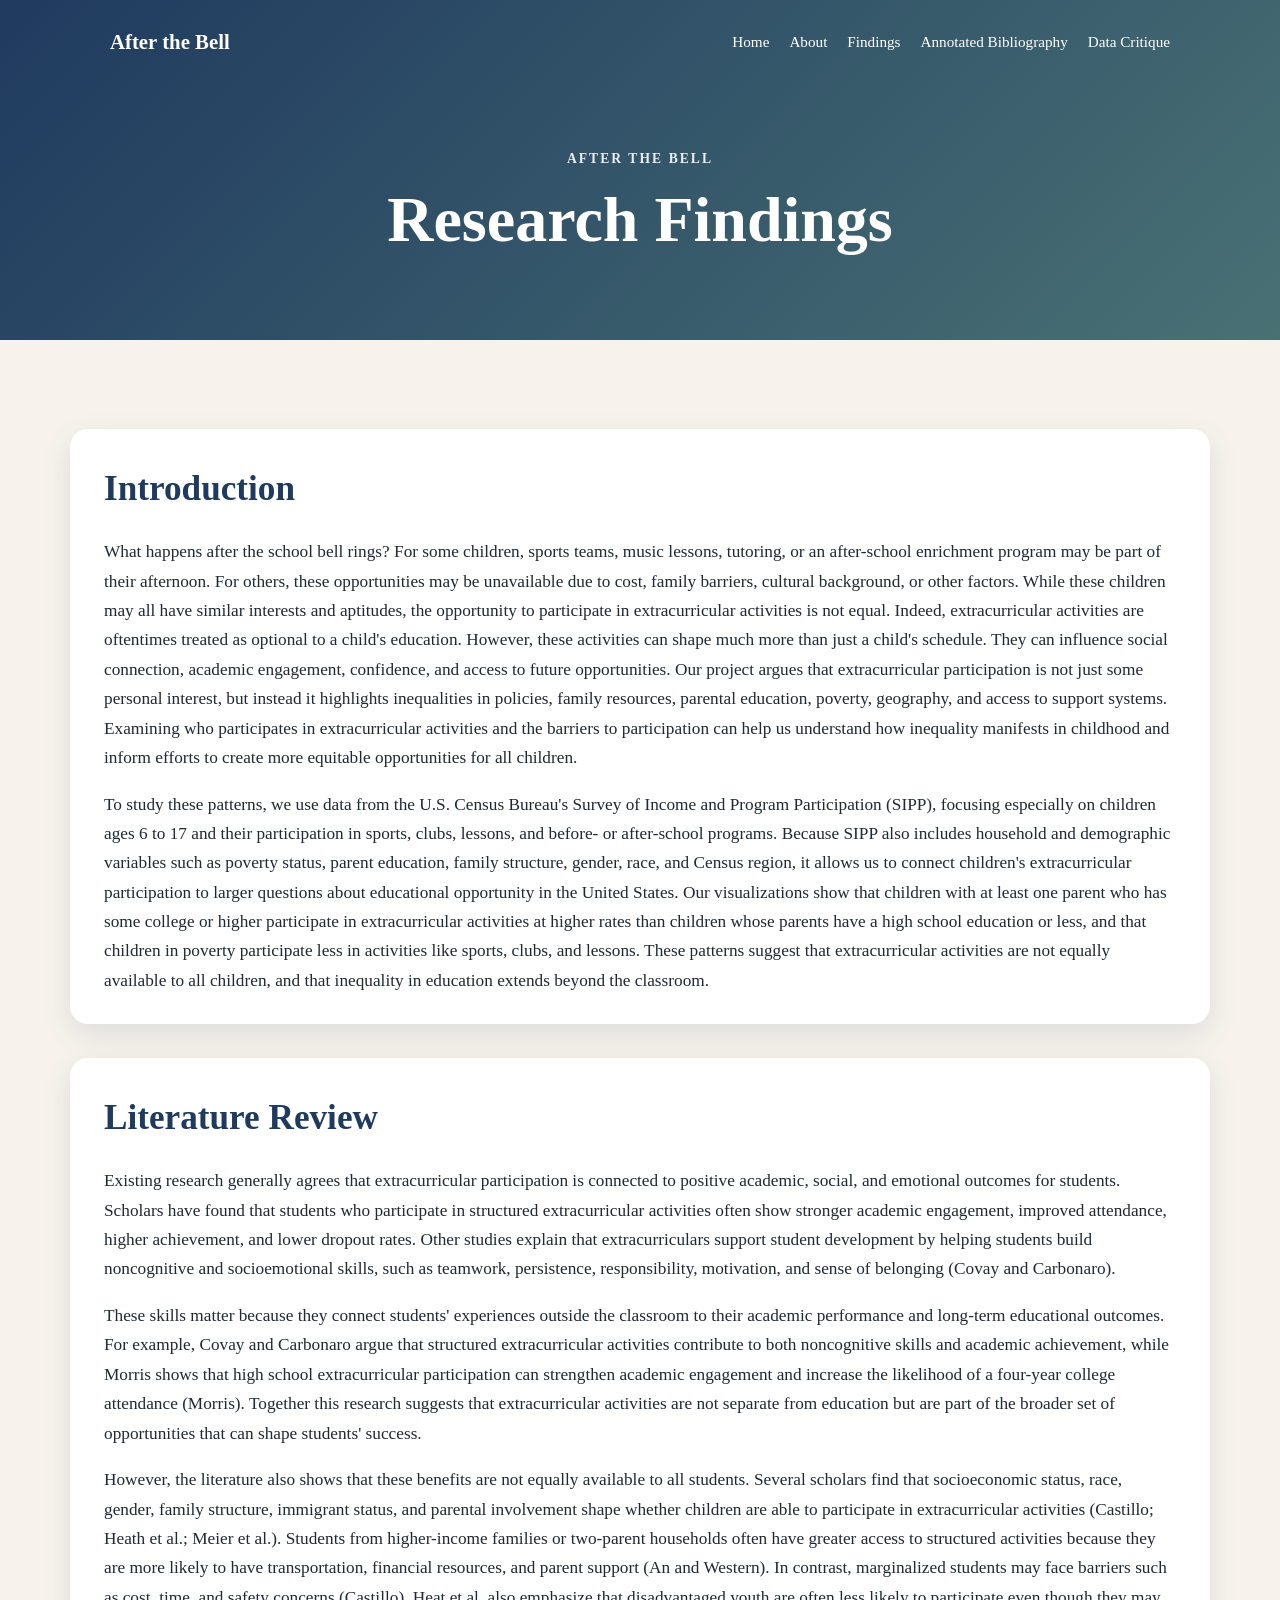
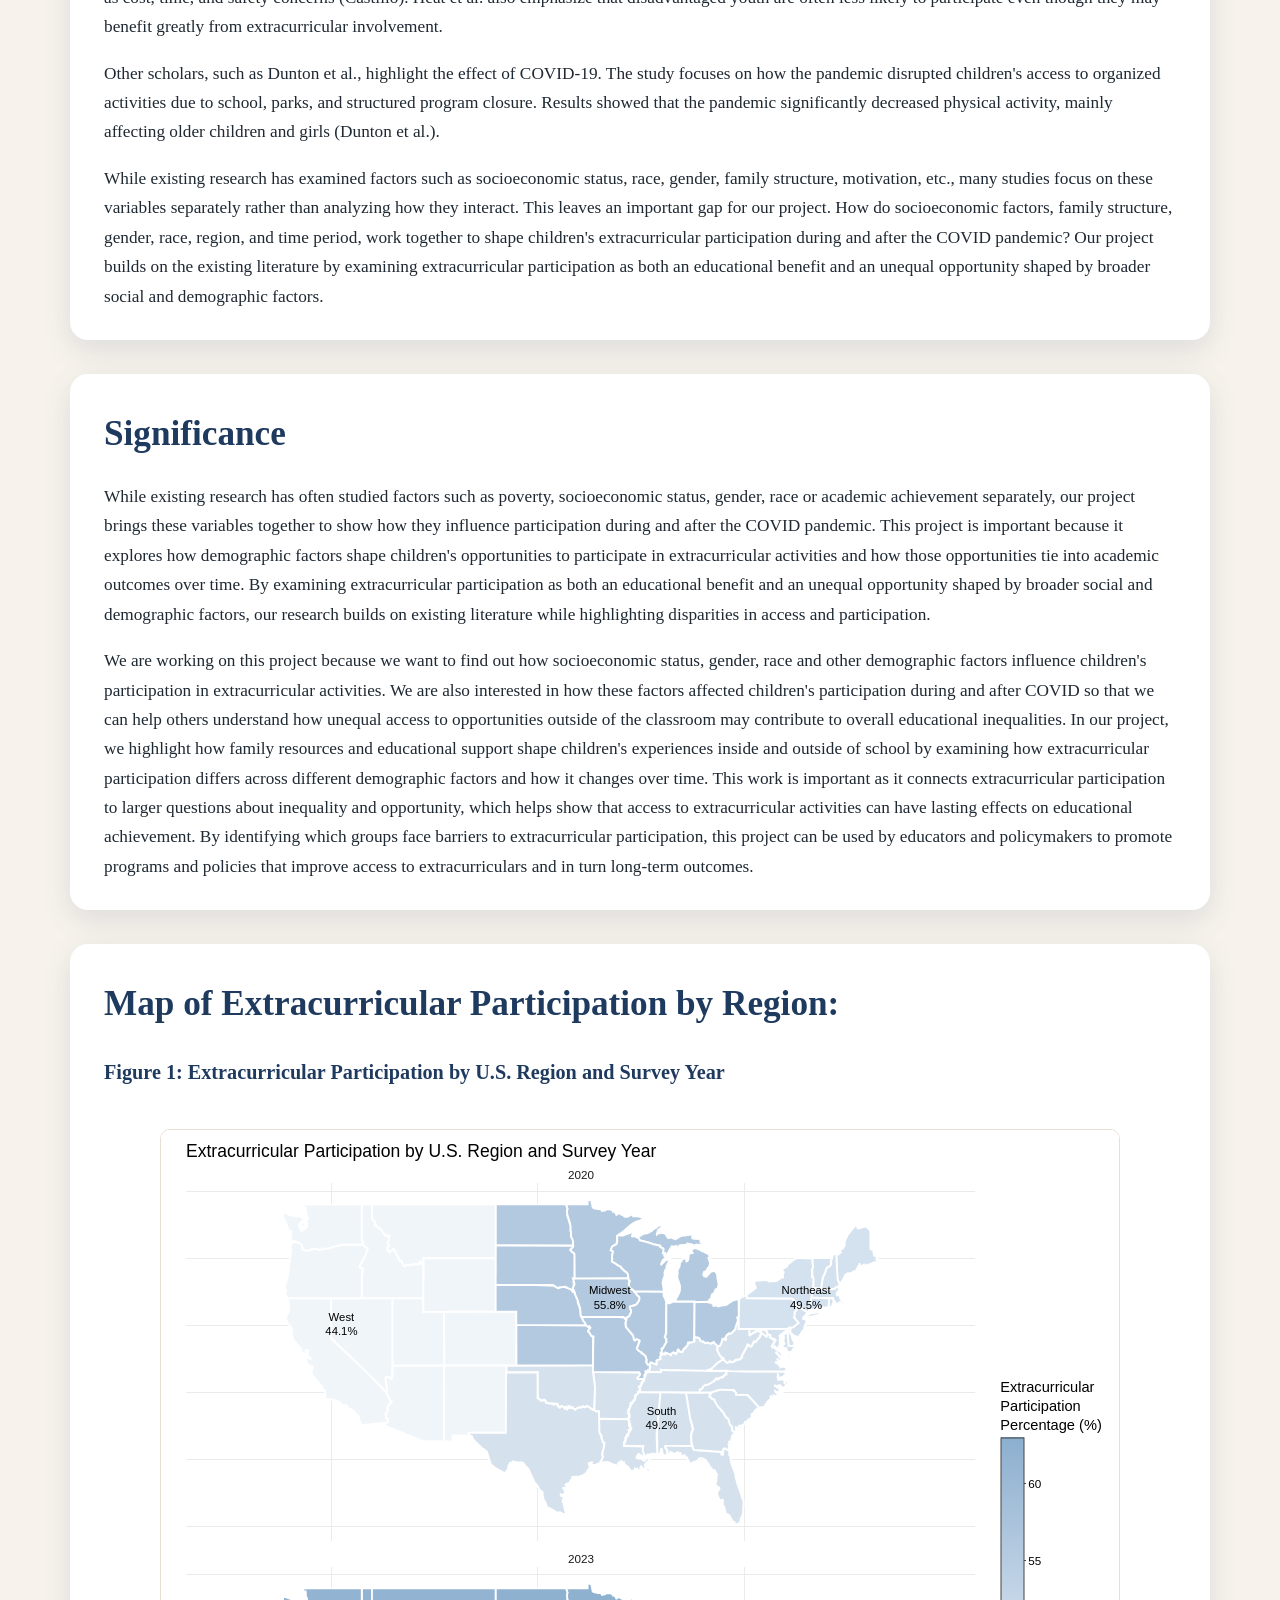
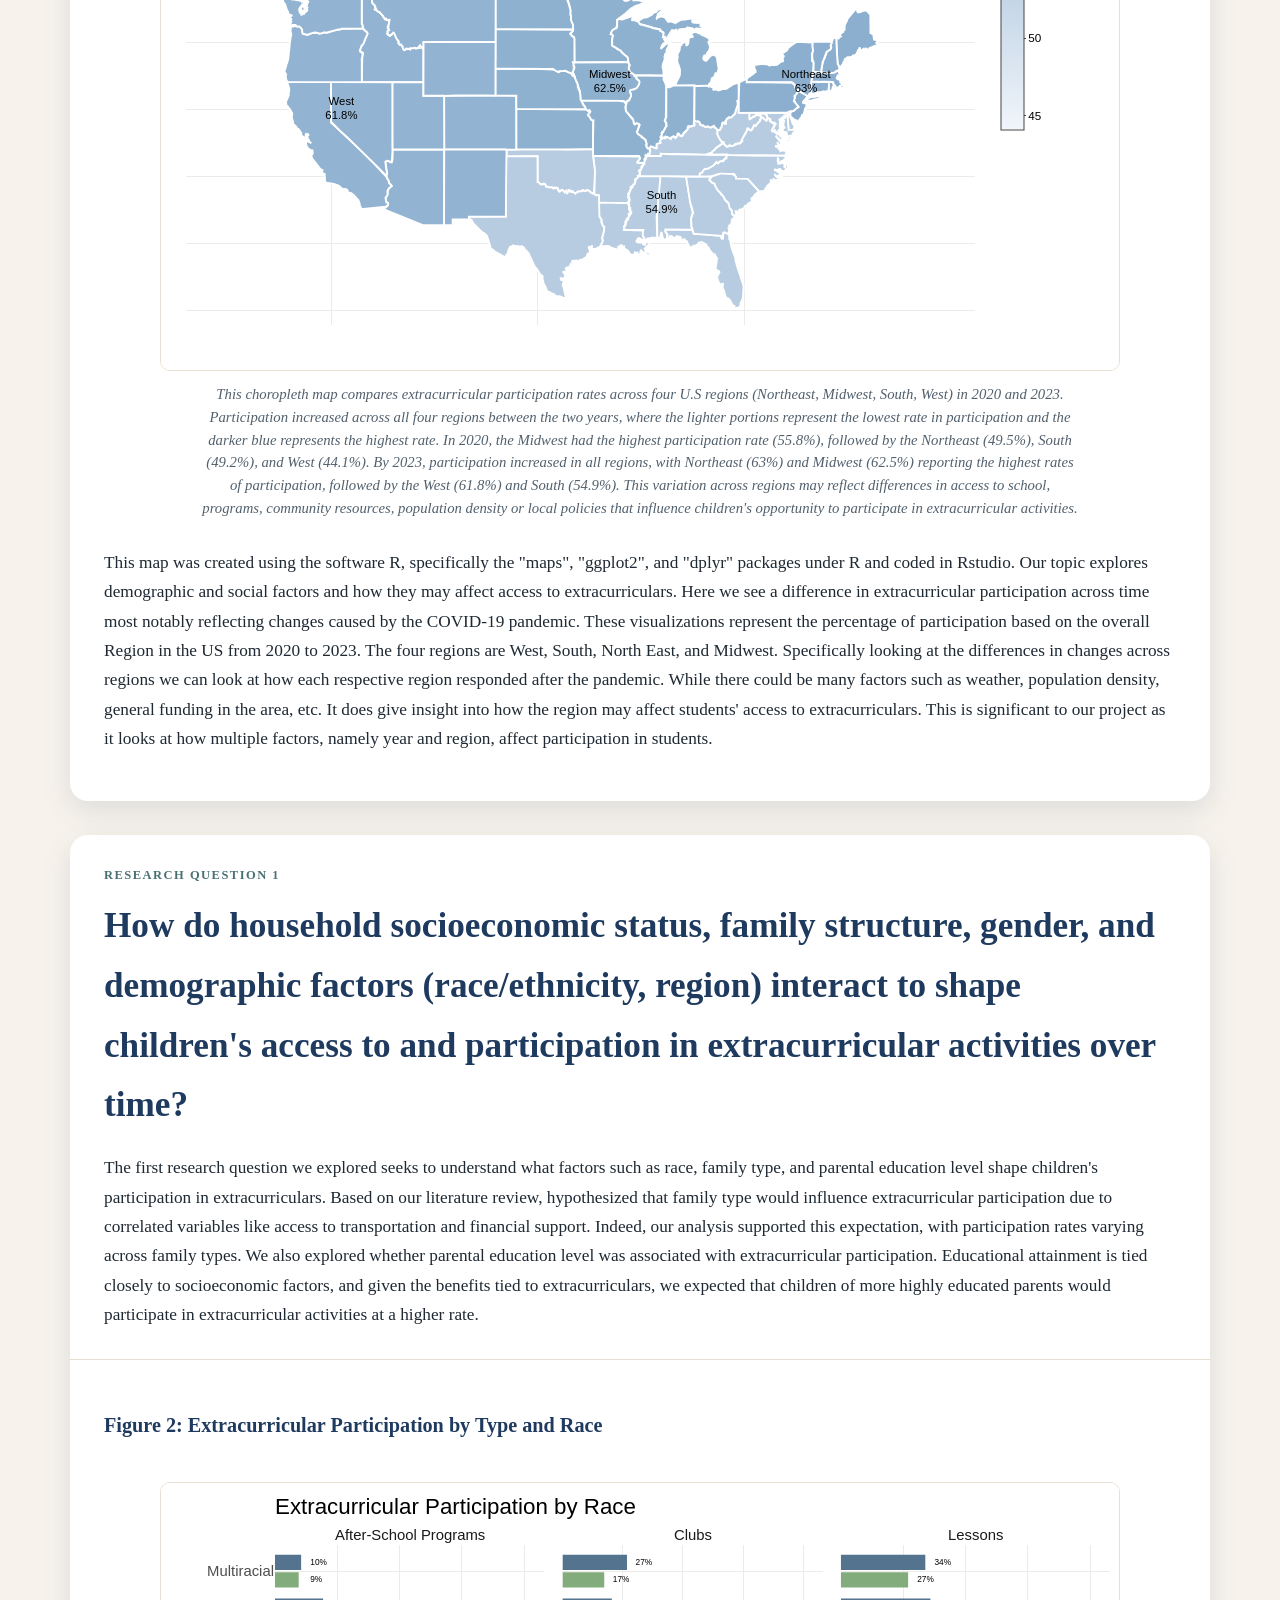
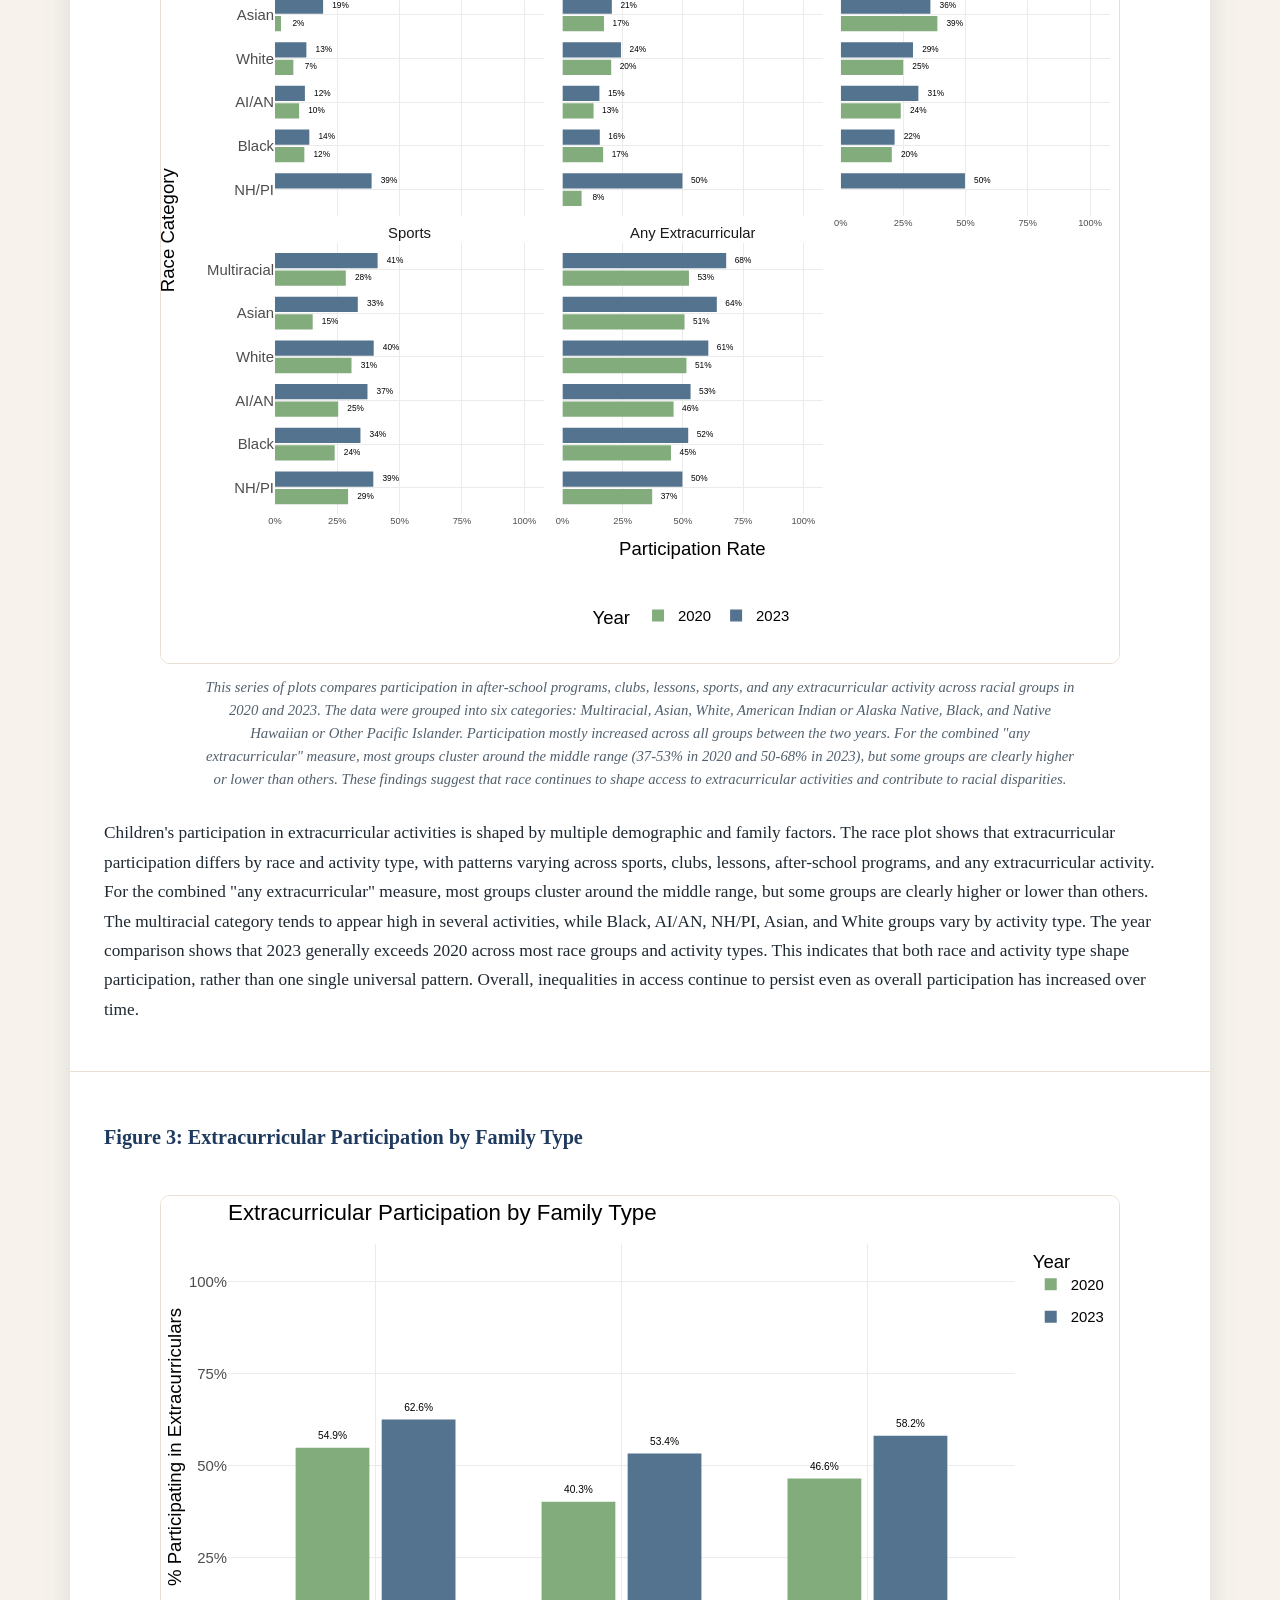
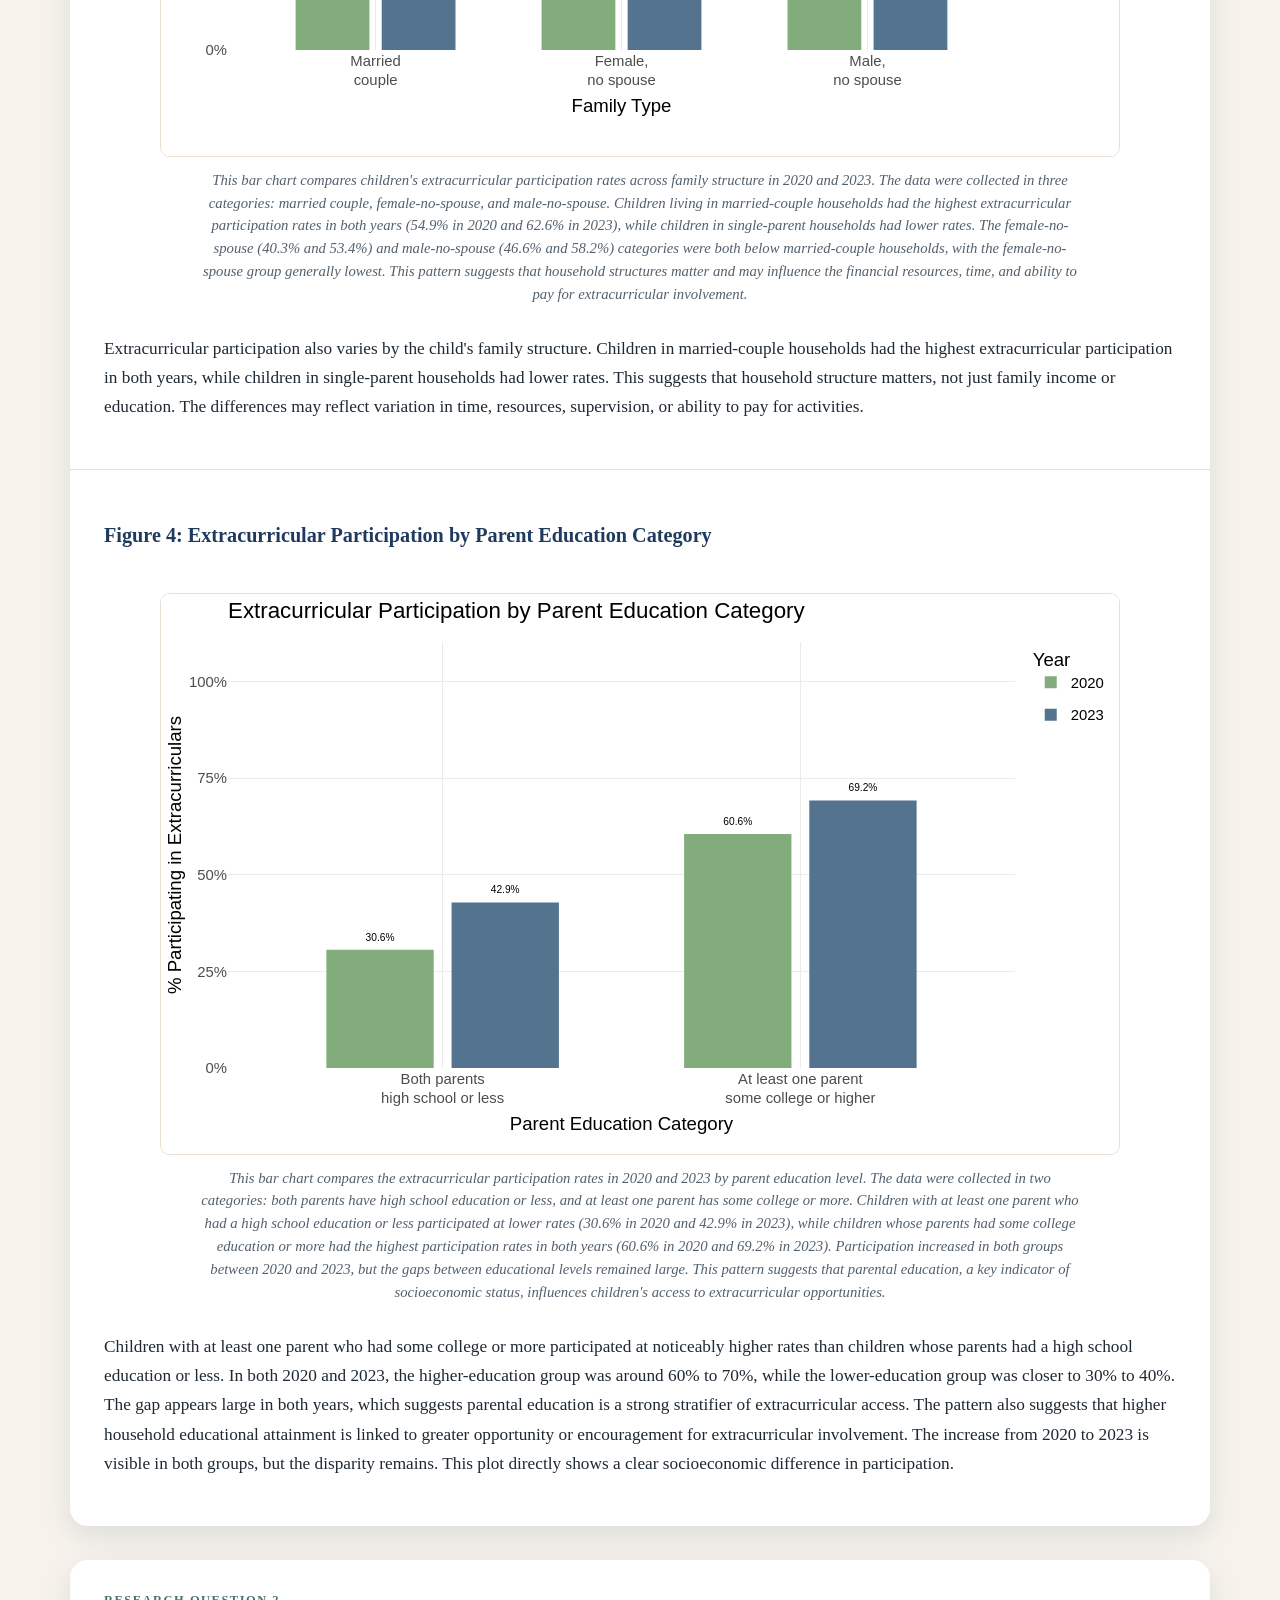
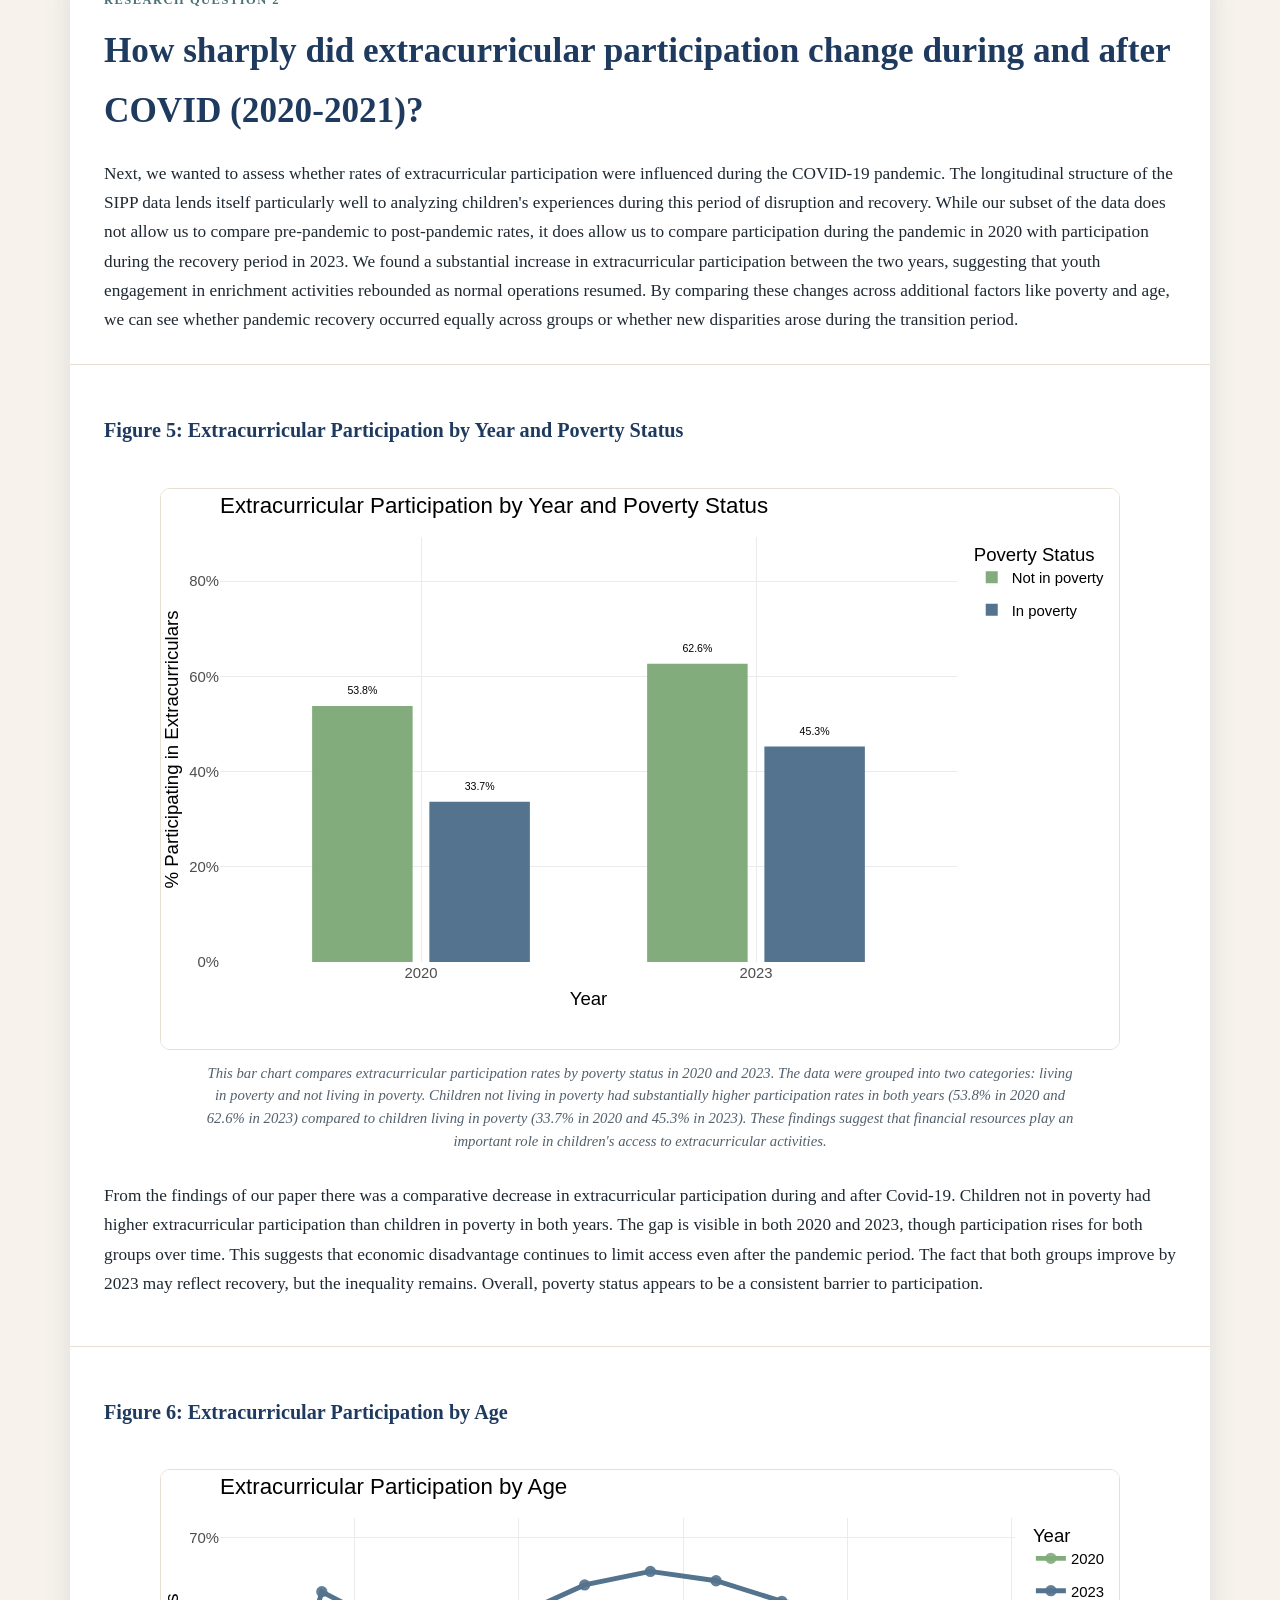
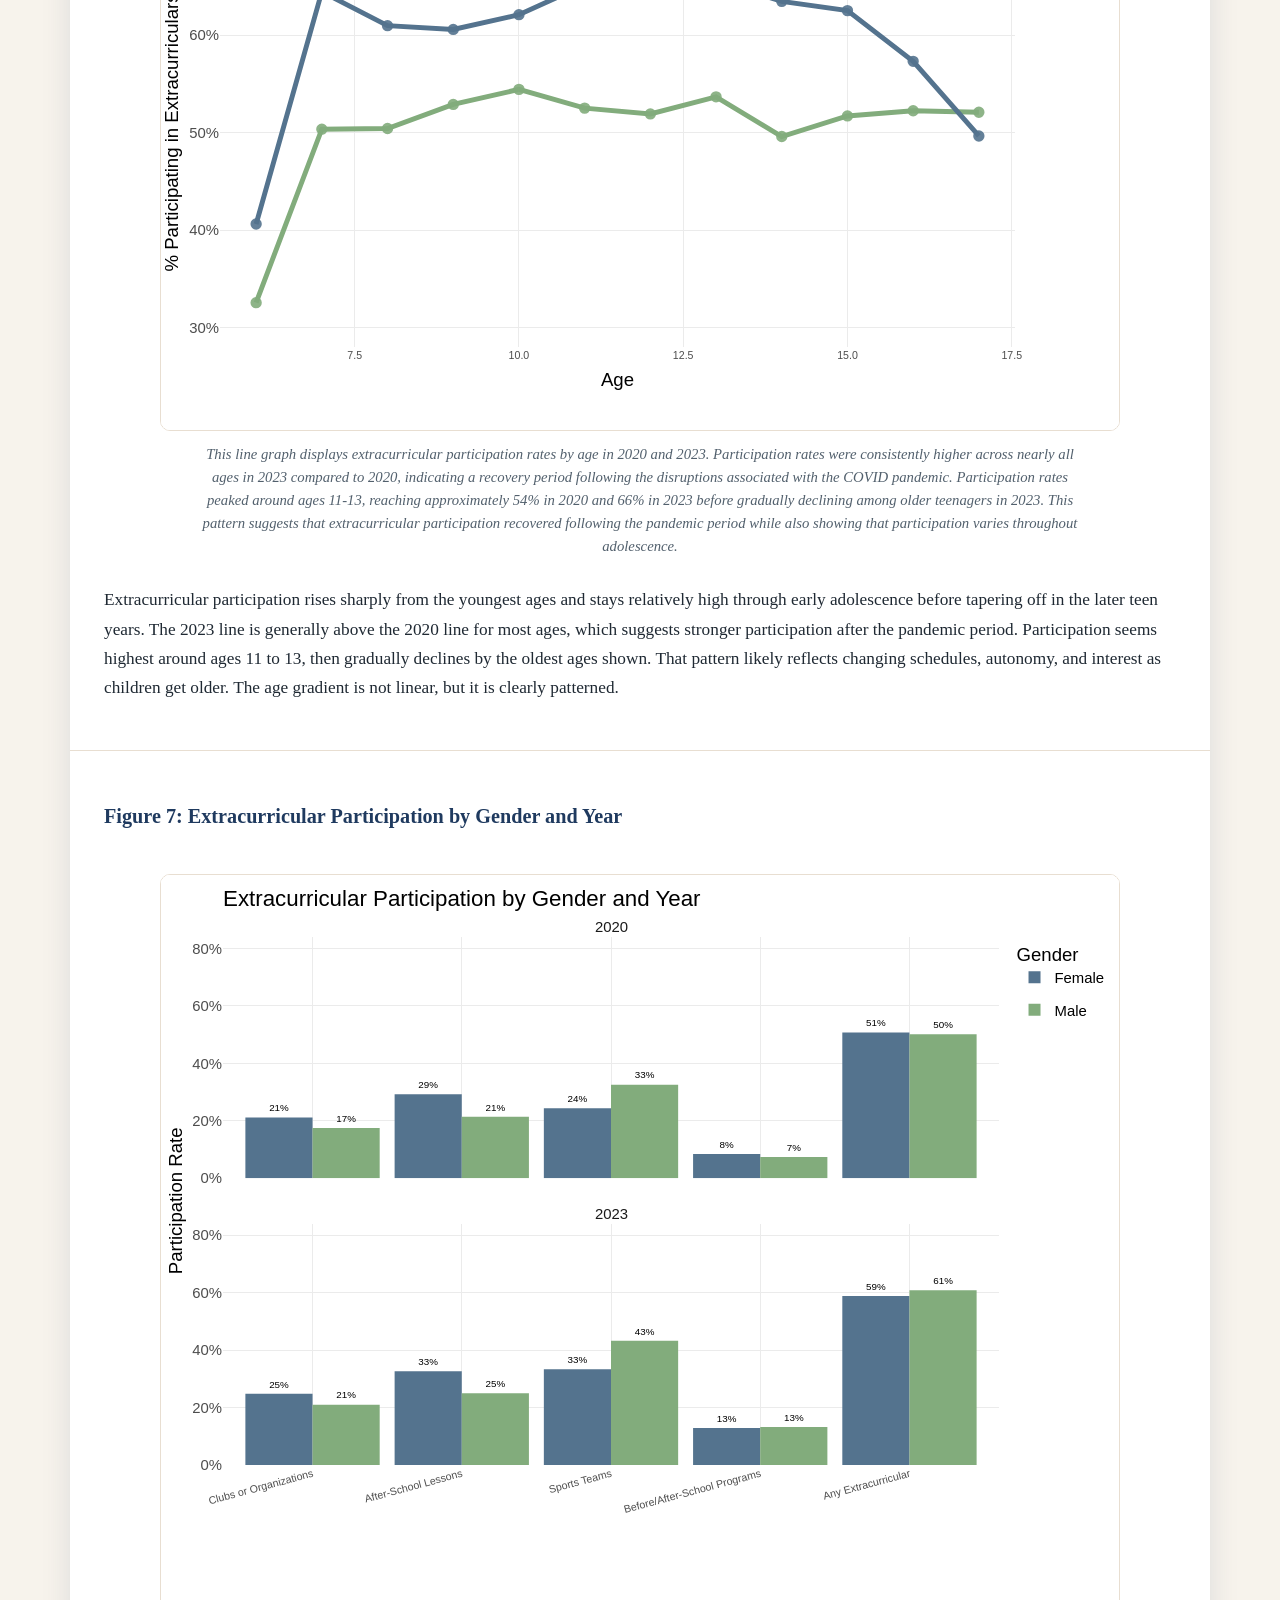
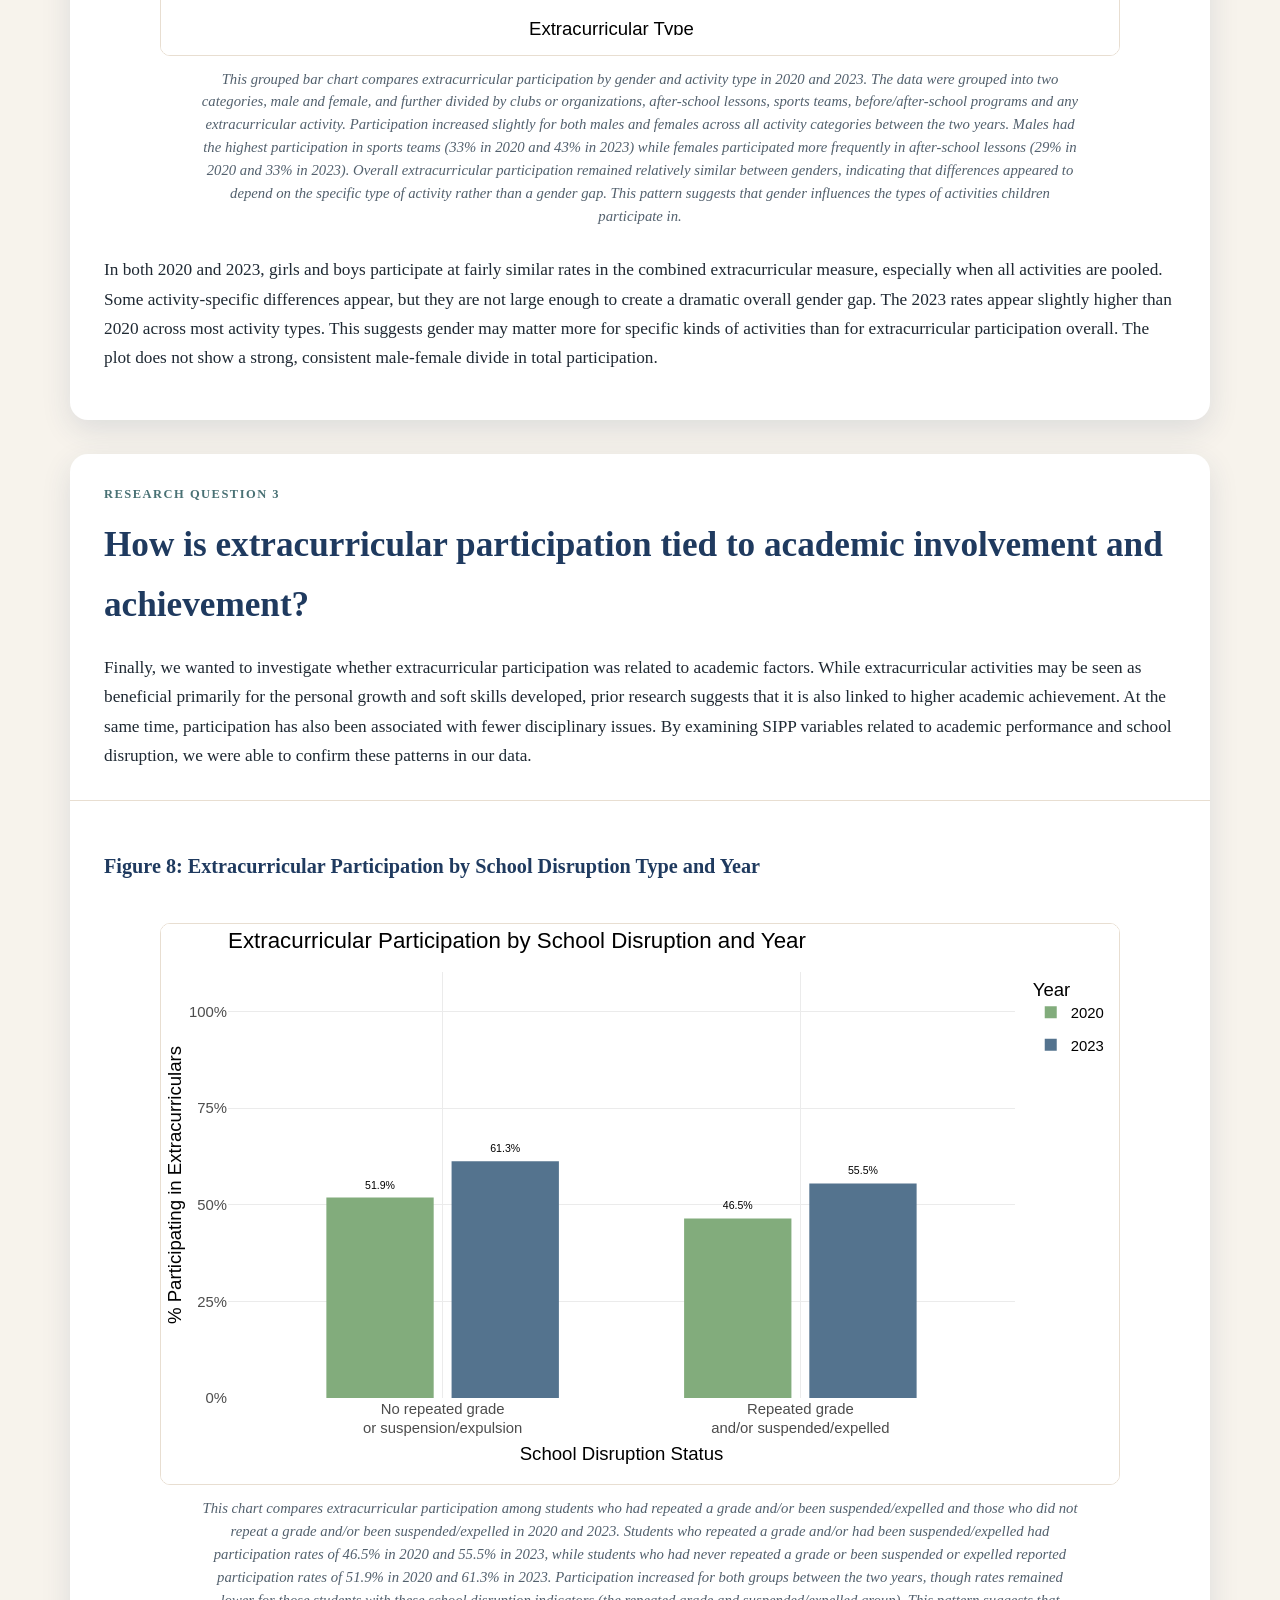
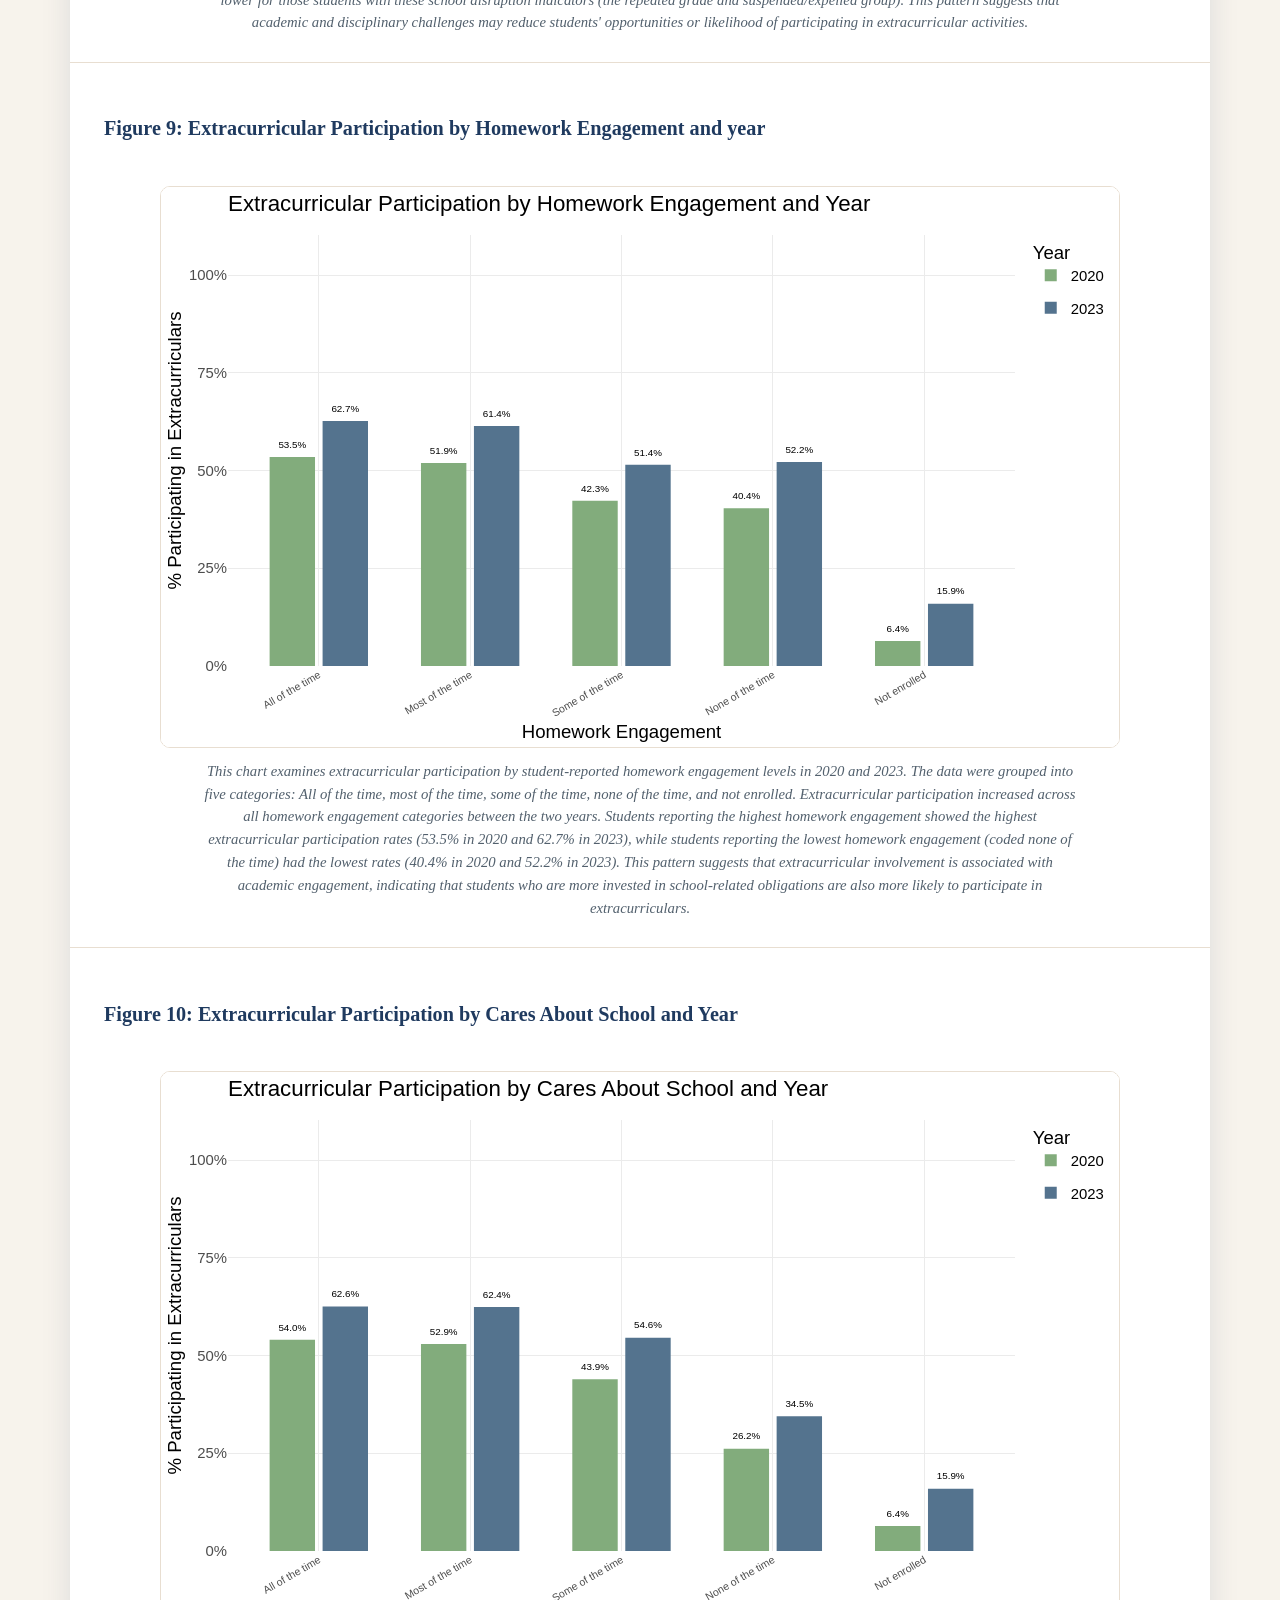
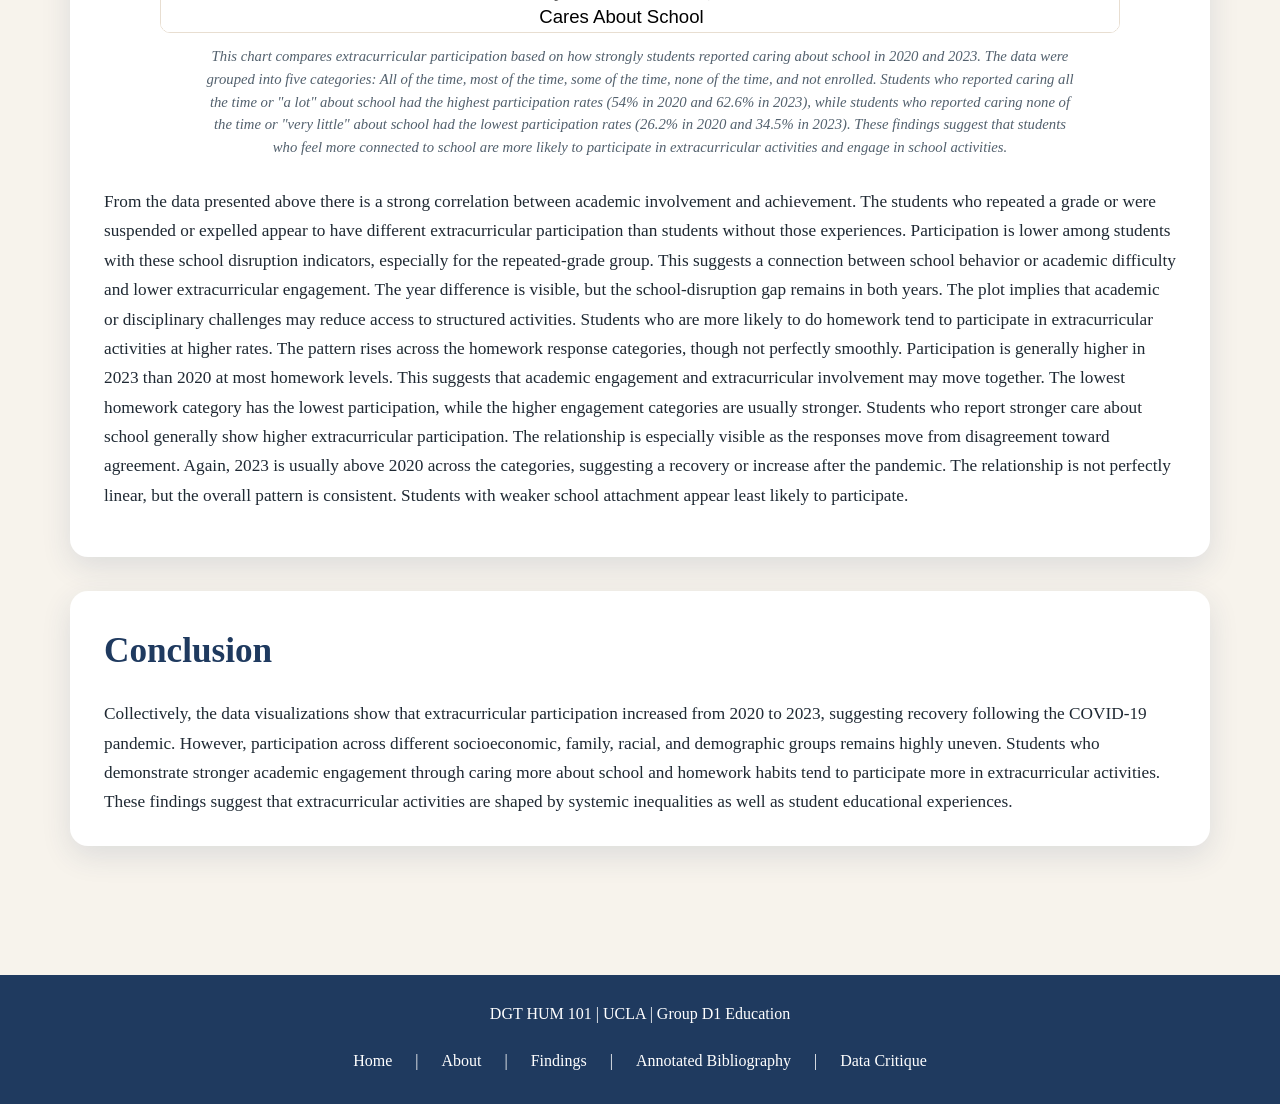
<file: findings.html>
<!DOCTYPE html>
<html lang="en">
<head>
  <meta charset="UTF-8">
  <meta name="viewport" content="width=device-width, initial-scale=1.0">
  <title>Findings | After the Bell</title>
  <link rel="stylesheet" href="styles.css">
</head>
<body>

  <header class="page-header">
    <nav class="navbar">
      <a class="logo" href="index.html">After the Bell</a>
      <div class="nav-links">
        <a href="index.html">Home</a>
        <a href="about.html">About</a>
        <a href="findings.html">Findings</a>
        <a href="annotated-bibliography.html">Annotated Bibliography</a>
        <a href="data-critique.html">Data Critique</a>
      </div>
    </nav>

    <div class="page-title">
      <p class="eyebrow">After the Bell</p>
      <h1>Research Findings</h1>
    </div>
  </header>

  <main class="content-section findings-section">
    <!-- Accessibility note: future graphics should include a title and sr-only description linked with aria-describedby. -->
    <section class="finding">
      <div class="finding-text">
        <h2>Introduction</h2>
        <p>
          What happens after the school bell rings? For some children, sports teams, music lessons, tutoring, or an after-school enrichment program may be part of their afternoon. For others, these opportunities may be unavailable due to cost, family barriers, cultural background, or other factors. While these children may all have similar interests and aptitudes, the opportunity to participate in extracurricular activities is not equal. Indeed, extracurricular activities are oftentimes treated as optional to a child&apos;s education. However, these activities can shape much more than just a child&apos;s schedule. They can influence social connection, academic engagement, confidence, and access to future opportunities. Our project argues that extracurricular participation is not just some personal interest, but instead it highlights inequalities in policies, family resources, parental education, poverty, geography, and access to support systems. Examining who participates in extracurricular activities and the barriers to participation can help us understand how inequality manifests in childhood and inform efforts to create more equitable opportunities for all children.
        </p>
        <p>
          To study these patterns, we use data from the U.S. Census Bureau&apos;s Survey of Income and Program Participation (SIPP), focusing especially on children ages 6 to 17 and their participation in sports, clubs, lessons, and before- or after-school programs. Because SIPP also includes household and demographic variables such as poverty status, parent education, family structure, gender, race, and Census region, it allows us to connect children&apos;s extracurricular participation to larger questions about educational opportunity in the United States. Our visualizations show that children with at least one parent who has some college or higher participate in extracurricular activities at higher rates than children whose parents have a high school education or less, and that children in poverty participate less in activities like sports, clubs, and lessons. These patterns suggest that extracurricular activities are not equally available to all children, and that inequality in education extends beyond the classroom.
        </p>
      </div>
    </section>

    <section class="finding">
      <div class="finding-text">
        <h2>Literature Review</h2>
        <p>
          Existing research generally agrees that extracurricular participation is connected to positive academic, social, and emotional outcomes for students. Scholars have found that students who participate in structured extracurricular activities often show stronger academic engagement, improved attendance, higher achievement, and lower dropout rates. Other studies explain that extracurriculars support student development by helping students build noncognitive and socioemotional skills, such as teamwork, persistence, responsibility, motivation, and sense of belonging (Covay and Carbonaro).
        </p>
        <p>
          These skills matter because they connect students&apos; experiences outside the classroom to their academic performance and long-term educational outcomes. For example, Covay and Carbonaro argue that structured extracurricular activities contribute to both noncognitive skills and academic achievement, while Morris shows that high school extracurricular participation can strengthen academic engagement and increase the likelihood of a four-year college attendance (Morris). Together this research suggests that extracurricular activities are not separate from education but are part of the broader set of opportunities that can shape students&apos; success.
        </p>
        <p>
          However, the literature also shows that these benefits are not equally available to all students. Several scholars find that socioeconomic status, race, gender, family structure, immigrant status, and parental involvement shape whether children are able to participate in extracurricular activities (Castillo; Heath et al.; Meier et al.). Students from higher-income families or two-parent households often have greater access to structured activities because they are more likely to have transportation, financial resources, and parent support (An and Western). In contrast, marginalized students may face barriers such as cost, time, and safety concerns (Castillo). Heat et al. also emphasize that disadvantaged youth are often less likely to participate even though they may benefit greatly from extracurricular involvement.
        </p>
        <p>
          Other scholars, such as Dunton et al., highlight the effect of COVID-19. The study focuses on how the pandemic disrupted children&apos;s access to organized activities due to school, parks, and structured program closure. Results showed that the pandemic significantly decreased physical activity, mainly affecting older children and girls (Dunton et al.).
        </p>
        <p>
          While existing research has examined factors such as socioeconomic status, race, gender, family structure, motivation, etc., many studies focus on these variables separately rather than analyzing how they interact. This leaves an important gap for our project. How do socioeconomic factors, family structure, gender, race, region, and time period, work together to shape children&apos;s extracurricular participation during and after the COVID pandemic? Our project builds on the existing literature by examining extracurricular participation as both an educational benefit and an unequal opportunity shaped by broader social and demographic factors.
        </p>
      </div>
    </section>

    <section class="finding">
      <div class="finding-text">
        <h2>Significance</h2>
        <p>
          While existing research has often studied factors such as poverty, socioeconomic status, gender, race or academic achievement separately, our project brings these variables together to show how they influence participation during and after the COVID pandemic. This project is important because it explores how demographic factors shape children&apos;s opportunities to participate in extracurricular activities and how those opportunities tie into academic outcomes over time. By examining extracurricular participation as both an educational benefit and an unequal opportunity shaped by broader social and demographic factors, our research builds on existing literature while highlighting disparities in access and participation.
        </p>
        <p>
          We are working on this project because we want to find out how socioeconomic status, gender, race and other demographic factors influence children&apos;s participation in extracurricular activities. We are also interested in how these factors affected children&apos;s participation during and after COVID so that we can help others understand how unequal access to opportunities outside of the classroom may contribute to overall educational inequalities. In our project, we highlight how family resources and educational support shape children&apos;s experiences inside and outside of school by examining how extracurricular participation differs across different demographic factors and how it changes over time. This work is important as it connects extracurricular participation to larger questions about inequality and opportunity, which helps show that access to extracurricular activities can have lasting effects on educational achievement. By identifying which groups face barriers to extracurricular participation, this project can be used by educators and policymakers to promote programs and policies that improve access to extracurriculars and in turn long-term outcomes.
        </p>
      </div>
    </section>

    <article class="finding">
      <div class="finding-text">
        <h2>Map of Extracurricular Participation by Region:</h2>
        <h3>Figure 1: Extracurricular Participation by U.S. Region and Survey Year</h3>
      </div>
      <div class="interactive-chart chart-map">
        <iframe title="Interactive map showing regional extracurricular participation patterns" src="assets/interactive/region.html" loading="lazy" aria-describedby="alt-region"></iframe>
        <p class="sr-only" id="alt-region">
          Interactive two-panel choropleth map of the United States grouped into Northeast, Midwest, South, and West regions. It compares extracurricular participation rates in 2020 and 2023. Darker blue regions represent higher participation. Participation rises in every region from 2020 to 2023, with the Midwest highest in 2020 and the Northeast and Midwest highest in 2023.
        </p>
      </div>
      <p class="graphic-caption">This choropleth map compares extracurricular participation rates across four U.S regions (Northeast, Midwest, South, West) in 2020 and 2023. Participation increased across all four regions between the two years, where the lighter portions represent the lowest rate in participation and the darker blue represents the highest rate. In 2020, the Midwest had the highest participation rate (55.8%), followed by the Northeast (49.5%), South (49.2%), and West (44.1%). By 2023, participation increased in all regions, with Northeast (63%) and Midwest (62.5%) reporting the highest rates of participation, followed by the West (61.8%) and South (54.9%). This variation across regions may reflect differences in access to school, programs, community resources, population density or local policies that influence children&apos;s opportunity to participate in extracurricular activities.</p>
      <div class="finding-text finding-text-after">
        <p>
          This map was created using the software R, specifically the &quot;maps&quot;, &quot;ggplot2&quot;, and &quot;dplyr&quot; packages under R and coded in Rstudio. Our topic explores demographic and social factors and how they may affect access to extracurriculars. Here we see a difference in extracurricular participation across time most notably reflecting changes caused by the COVID-19 pandemic. These visualizations represent the percentage of participation based on the overall Region in the US from 2020 to 2023. The four regions are West, South, North East, and Midwest. Specifically looking at the differences in changes across regions we can look at how each respective region responded after the pandemic. While there could be many factors such as weather, population density, general funding in the area, etc. It does give insight into how the region may affect students&apos; access to extracurriculars. This is significant to our project as it looks at how multiple factors, namely year and region, affect participation in students.
        </p>
      </div>
    </article>

    <section class="finding research-question-group" id = "question-1">
      <div class="finding-text">
        <p class="finding-label">Research Question 1</p>
        <h2>How do household socioeconomic status, family structure, gender, and demographic factors (race/ethnicity, region) interact to shape children&apos;s access to and participation in extracurricular activities over time?</h2>
        <p>
          The first research question we explored seeks to understand what factors such as race, family type, and parental education level shape children&apos;s participation in extracurriculars. Based on our literature review, hypothesized that family type would influence extracurricular participation due to correlated variables like access to transportation and financial support. Indeed, our analysis supported this expectation, with participation rates varying across family types. We also explored whether parental education level was associated with extracurricular participation. Educational attainment is tied closely to socioeconomic factors, and given the benefits tied to extracurriculars, we expected that children of more highly educated parents would participate in extracurricular activities at a higher rate.
        </p>
      </div>

      <div class="figure-block">
        <div class="finding-text">
          <h3>Figure 2: Extracurricular Participation by Type and Race</h3>
        </div>
        <div class="interactive-chart chart-tall">
          <iframe title="Interactive chart showing extracurricular participation by race and activity type" src="assets/interactive/race.html" loading="lazy" aria-describedby="alt-race"></iframe>
          <p class="sr-only" id="alt-race">
            Interactive faceted bar chart comparing extracurricular participation by race, activity type, and survey year. It includes after-school programs, clubs, lessons, sports teams, and any extracurricular participation. Most racial groups show higher participation in 2023 than 2020, but the size and direction of gaps vary across activity types.
          </p>
        </div>
        <p class="graphic-caption">This series of plots compares participation in after-school programs, clubs, lessons, sports, and any extracurricular activity across racial groups in 2020 and 2023. The data were grouped into six categories: Multiracial, Asian, White, American Indian or Alaska Native, Black, and Native Hawaiian or Other Pacific Islander. Participation mostly increased across all groups between the two years. For the combined &quot;any extracurricular&quot; measure, most groups cluster around the middle range (37-53% in 2020 and 50-68% in 2023), but some groups are clearly higher or lower than others. These findings suggest that race continues to shape access to extracurricular activities and contribute to racial disparities.</p>
        <div class="finding-text finding-text-after">
          <p>
            Children&apos;s participation in extracurricular activities is shaped by multiple demographic and family factors. The race plot shows that extracurricular participation differs by race and activity type, with patterns varying across sports, clubs, lessons, after-school programs, and any extracurricular activity. For the combined &quot;any extracurricular&quot; measure, most groups cluster around the middle range, but some groups are clearly higher or lower than others. The multiracial category tends to appear high in several activities, while Black, AI/AN, NH/PI, Asian, and White groups vary by activity type. The year comparison shows that 2023 generally exceeds 2020 across most race groups and activity types. This indicates that both race and activity type shape participation, rather than one single universal pattern. Overall, inequalities in access continue to persist even as overall participation has increased over time.
          </p>
        </div>
      </div>

      <div class="figure-block">
        <div class="finding-text">
          <h3>Figure 3: Extracurricular Participation by Family Type</h3>
        </div>
        <div class="interactive-chart chart-medium">
          <iframe title="Interactive chart showing extracurricular participation by family type in 2020 and 2023" src="assets/interactive/family_type.html" loading="lazy" aria-describedby="alt-family-type"></iframe>
          <p class="sr-only" id="alt-family-type">
            Interactive grouped bar chart showing extracurricular participation by family structure in 2020 and 2023. Married-couple households have the highest participation in both years. Male-no-spouse and female-no-spouse households are lower, with female-no-spouse households lowest overall. All three family types rise from 2020 to 2023.
          </p>
        </div>
        <p class="graphic-caption">This bar chart compares children&apos;s extracurricular participation rates across family structure in 2020 and 2023. The data were collected in three categories: married couple, female-no-spouse, and male-no-spouse. Children living in married-couple households had the highest extracurricular participation rates in both years (54.9% in 2020 and 62.6% in 2023), while children in single-parent households had lower rates. The female-no-spouse (40.3% and 53.4%) and male-no-spouse (46.6% and 58.2%) categories were both below married-couple households, with the female-no-spouse group generally lowest. This pattern suggests that household structures matter and may influence the financial resources, time, and ability to pay for extracurricular involvement.</p>
        <div class="finding-text finding-text-after">
          <p>
            Extracurricular participation also varies by the child&apos;s family structure. Children in married-couple households had the highest extracurricular participation in both years, while children in single-parent households had lower rates. This suggests that household structure matters, not just family income or education. The differences may reflect variation in time, resources, supervision, or ability to pay for activities.
          </p>
        </div>
      </div>

      <div class="figure-block">
        <div class="finding-text">
          <h3>Figure 4: Extracurricular Participation by Parent Education Category</h3>
        </div>
        <div class="interactive-chart chart-medium">
          <iframe title="Interactive chart showing extracurricular participation by parent education category" src="assets/interactive/parent_education.html" loading="lazy" aria-describedby="alt-parent-education"></iframe>
          <p class="sr-only" id="alt-parent-education">
            Interactive grouped bar chart comparing extracurricular participation by parent education in 2020 and 2023. Children with at least one parent with some college or more participate at much higher rates than children whose parents have a high school education or less. Both groups increase by 2023, but the education gap remains large.
          </p>
        </div>
        <p class="graphic-caption">This bar chart compares the extracurricular participation rates in 2020 and 2023 by parent education level. The data were collected in two categories: both parents have high school education or less, and at least one parent has some college or more. Children with at least one parent who had a high school education or less participated at lower rates (30.6% in 2020 and 42.9% in 2023), while children whose parents had some college education or more had the highest participation rates in both years (60.6% in 2020 and 69.2% in 2023). Participation increased in both groups between 2020 and 2023, but the gaps between educational levels remained large. This pattern suggests that parental education, a key indicator of socioeconomic status, influences children&apos;s access to extracurricular opportunities.</p>
        <div class="finding-text finding-text-after">
          <p>
            Children with at least one parent who had some college or more participated at noticeably higher rates than children whose parents had a high school education or less. In both 2020 and 2023, the higher-education group was around 60% to 70%, while the lower-education group was closer to 30% to 40%. The gap appears large in both years, which suggests parental education is a strong stratifier of extracurricular access. The pattern also suggests that higher household educational attainment is linked to greater opportunity or encouragement for extracurricular involvement. The increase from 2020 to 2023 is visible in both groups, but the disparity remains. This plot directly shows a clear socioeconomic difference in participation.
          </p>
        </div>
      </div>
    </section>

    <section class="finding research-question-group" id = "question-2">
      <div class="finding-text">
        <p class="finding-label">Research Question 2</p>
        <h2>How sharply did extracurricular participation change during and after COVID (2020-2021)?</h2>
        <p>
          Next, we wanted to assess whether rates of extracurricular participation were influenced during the COVID-19 pandemic. The longitudinal structure of the SIPP data lends itself particularly well to analyzing children&apos;s experiences during this period of disruption and recovery. While our subset of the data does not allow us to compare pre-pandemic to post-pandemic rates, it does allow us to compare participation during the pandemic in 2020 with participation during the recovery period in 2023. We found a substantial increase in extracurricular participation between the two years, suggesting that youth engagement in enrichment activities rebounded as normal operations resumed. By comparing these changes across additional factors like poverty and age, we can see whether pandemic recovery occurred equally across groups or whether new disparities arose during the transition period.
        </p>
      </div>

      <div class="figure-block">
        <div class="finding-text">
          <h3>Figure 5: Extracurricular Participation by Year and Poverty Status</h3>
        </div>
        <div class="interactive-chart chart-medium">
          <iframe title="Interactive chart showing extracurricular participation by poverty status" src="assets/interactive/poverty.html" loading="lazy" aria-describedby="alt-poverty"></iframe>
          <p class="sr-only" id="alt-poverty">
            Interactive grouped bar chart comparing extracurricular participation for children in poverty and not in poverty in 2020 and 2023. Children not in poverty participate at higher rates in both years. Participation increases for both groups in 2023, but the gap by poverty status remains visible.
          </p>
        </div>
        <p class="graphic-caption">This bar chart compares extracurricular participation rates by poverty status in 2020 and 2023. The data were grouped into two categories: living in poverty and not living in poverty. Children not living in poverty had substantially higher participation rates in both years (53.8% in 2020 and 62.6% in 2023) compared to children living in poverty (33.7% in 2020 and 45.3% in 2023). These findings suggest that financial resources play an important role in children&apos;s access to extracurricular activities.</p>
        <div class="finding-text finding-text-after">
          <p>
            From the findings of our paper there was a comparative decrease in extracurricular participation during and after Covid-19. Children not in poverty had higher extracurricular participation than children in poverty in both years. The gap is visible in both 2020 and 2023, though participation rises for both groups over time. This suggests that economic disadvantage continues to limit access even after the pandemic period. The fact that both groups improve by 2023 may reflect recovery, but the inequality remains. Overall, poverty status appears to be a consistent barrier to participation.
          </p>
        </div>
      </div>

      <div class="figure-block">
        <div class="finding-text">
          <h3>Figure 6: Extracurricular Participation by Age</h3>
        </div>
        <div class="interactive-chart chart-medium">
          <iframe title="Interactive line chart showing extracurricular participation by age in 2020 and 2023" src="assets/interactive/age.html" loading="lazy" aria-describedby="alt-age"></iframe>
          <p class="sr-only" id="alt-age">
            Interactive line chart comparing extracurricular participation by age for 2020 and 2023. Participation climbs from the youngest ages into early adolescence, peaks around ages 11 to 13, and then tapers among older teens. The 2023 line is generally above the 2020 line across ages.
          </p>
        </div>
        <p class="graphic-caption">This line graph displays extracurricular participation rates by age in 2020 and 2023. Participation rates were consistently higher across nearly all ages in 2023 compared to 2020, indicating a recovery period following the disruptions associated with the COVID pandemic. Participation rates peaked around ages 11-13, reaching approximately 54% in 2020 and 66% in 2023 before gradually declining among older teenagers in 2023. This pattern suggests that extracurricular participation recovered following the pandemic period while also showing that participation varies throughout adolescence.</p>
        <div class="finding-text finding-text-after">
          <p>
            Extracurricular participation rises sharply from the youngest ages and stays relatively high through early adolescence before tapering off in the later teen years. The 2023 line is generally above the 2020 line for most ages, which suggests stronger participation after the pandemic period. Participation seems highest around ages 11 to 13, then gradually declines by the oldest ages shown. That pattern likely reflects changing schedules, autonomy, and interest as children get older. The age gradient is not linear, but it is clearly patterned.
          </p>
        </div>
      </div>

      <div class="figure-block">
        <div class="finding-text">
          <h3>Figure 7: Extracurricular Participation by Gender and Year</h3>
        </div>
        <div class="interactive-chart chart-tall">
          <iframe title="Interactive chart showing extracurricular participation by gender and activity type" src="assets/interactive/gender.html" loading="lazy" aria-describedby="alt-gender"></iframe>
          <p class="sr-only" id="alt-gender">
            Interactive faceted grouped bar chart comparing male and female extracurricular participation across clubs, lessons, sports teams, before or after-school programs, and any extracurricular activity in 2020 and 2023. Total participation is similar by gender, while sports are higher for males and after-school lessons are higher for females.
          </p>
        </div>
        <p class="graphic-caption">This grouped bar chart compares extracurricular participation by gender and activity type in 2020 and 2023. The data were grouped into two categories, male and female, and further divided by clubs or organizations, after-school lessons, sports teams, before/after-school programs and any extracurricular activity. Participation increased slightly for both males and females across all activity categories between the two years. Males had the highest participation in sports teams (33% in 2020 and 43% in 2023) while females participated more frequently in after-school lessons (29% in 2020 and 33% in 2023). Overall extracurricular participation remained relatively similar between genders, indicating that differences appeared to depend on the specific type of activity rather than a gender gap. This pattern suggests that gender influences the types of activities children participate in.</p>
        <div class="finding-text finding-text-after">
          <p>
            In both 2020 and 2023, girls and boys participate at fairly similar rates in the combined extracurricular measure, especially when all activities are pooled. Some activity-specific differences appear, but they are not large enough to create a dramatic overall gender gap. The 2023 rates appear slightly higher than 2020 across most activity types. This suggests gender may matter more for specific kinds of activities than for extracurricular participation overall. The plot does not show a strong, consistent male-female divide in total participation.
          </p>
        </div>
      </div>
    </section>

    <section class="finding research-question-group" id = "question-3">
      <div class="finding-text">
        <p class="finding-label">Research Question 3</p>
        <h2>How is extracurricular participation tied to academic involvement and achievement?</h2>
        <p>
          Finally, we wanted to investigate whether extracurricular participation was related to academic factors. While extracurricular activities may be seen as beneficial primarily for the personal growth and soft skills developed, prior research suggests that it is also linked to higher academic achievement. At the same time, participation has also been associated with fewer disciplinary issues. By examining SIPP variables related to academic performance and school disruption, we were able to confirm these patterns in our data.
        </p>
      </div>

      <div class="figure-block">
        <div class="finding-text">
          <h3>Figure 8: Extracurricular Participation by School Disruption Type and Year</h3>
        </div>
        <div class="interactive-chart chart-medium">
          <iframe title="Interactive chart showing extracurricular participation by school disruption status in 2020 and 2023" src="assets/interactive/repeated_suspension.html" loading="lazy" aria-describedby="alt-repeated-suspension"></iframe>
          <p class="sr-only" id="alt-repeated-suspension">
            Interactive grouped bar chart comparing extracurricular participation for students with repeated grade or suspension and expulsion indicators against students without those school disruption indicators. Participation is lower for students with these experiences in both 2020 and 2023, though both groups rise in 2023.
          </p>
        </div>
        <p class="graphic-caption">This chart compares extracurricular participation among students who had repeated a grade and/or been suspended/expelled and those who did not repeat a grade and/or been suspended/expelled in 2020 and 2023. Students who repeated a grade and/or had been suspended/expelled had participation rates of 46.5% in 2020 and 55.5% in 2023, while students who had never repeated a grade or been suspended or expelled reported participation rates of 51.9% in 2020 and 61.3% in 2023. Participation increased for both groups between the two years, though rates remained lower for those students with these school disruption indicators (the repeated grade and suspended/expelled group). This pattern suggests that academic and disciplinary challenges may reduce students&apos; opportunities or likelihood of participating in extracurricular activities.</p>
      </div>

      <div class="figure-block">
        <div class="finding-text">
          <h3>Figure 9: Extracurricular Participation by Homework Engagement and year</h3>
        </div>
        <div class="interactive-chart chart-medium">
          <iframe title="Interactive chart showing extracurricular participation by homework engagement" src="assets/interactive/homework.html" loading="lazy" aria-describedby="alt-homework"></iframe>
          <p class="sr-only" id="alt-homework">
            Interactive grouped bar chart comparing extracurricular participation by homework engagement in 2020 and 2023. Categories range from doing homework all of the time to none of the time, plus not enrolled. Students with higher homework engagement generally have higher participation, and rates rise in 2023 across categories.
          </p>
        </div>
        <p class="graphic-caption">This chart examines extracurricular participation by student-reported homework engagement levels in 2020 and 2023. The data were grouped into five categories: All of the time, most of the time, some of the time, none of the time, and not enrolled. Extracurricular participation increased across all homework engagement categories between the two years. Students reporting the highest homework engagement showed the highest extracurricular participation rates (53.5% in 2020 and 62.7% in 2023), while students reporting the lowest homework engagement (coded none of the time) had the lowest rates (40.4% in 2020 and 52.2% in 2023). This pattern suggests that extracurricular involvement is associated with academic engagement, indicating that students who are more invested in school-related obligations are also more likely to participate in extracurriculars.</p>
      </div>

      <div class="figure-block">
        <div class="finding-text">
          <h3>Figure 10: Extracurricular Participation by Cares About School and Year</h3>
        </div>
        <div class="interactive-chart chart-medium">
          <iframe title="Interactive chart showing extracurricular participation by caring about school" src="assets/interactive/cares_school.html" loading="lazy" aria-describedby="alt-cares-school"></iframe>
          <p class="sr-only" id="alt-cares-school">
            Interactive grouped bar chart comparing extracurricular participation by how often students care about school in 2020 and 2023. Students who report caring about school all of the time or most of the time have higher participation than students who report caring none of the time. The 2023 bars are generally higher than 2020.
          </p>
        </div>
        <p class="graphic-caption">This chart compares extracurricular participation based on how strongly students reported caring about school in 2020 and 2023. The data were grouped into five categories: All of the time, most of the time, some of the time, none of the time, and not enrolled. Students who reported caring all the time or &quot;a lot&quot; about school had the highest participation rates (54% in 2020 and 62.6% in 2023), while students who reported caring none of the time or &quot;very little&quot; about school had the lowest participation rates (26.2% in 2020 and 34.5% in 2023). These findings suggest that students who feel more connected to school are more likely to participate in extracurricular activities and engage in school activities.</p>
        <div class="finding-text finding-text-after">
          <p>
            From the data presented above there is a strong correlation between academic involvement and achievement. The students who repeated a grade or were suspended or expelled appear to have different extracurricular participation than students without those experiences. Participation is lower among students with these school disruption indicators, especially for the repeated-grade group. This suggests a connection between school behavior or academic difficulty and lower extracurricular engagement. The year difference is visible, but the school-disruption gap remains in both years. The plot implies that academic or disciplinary challenges may reduce access to structured activities. Students who are more likely to do homework tend to participate in extracurricular activities at higher rates. The pattern rises across the homework response categories, though not perfectly smoothly. Participation is generally higher in 2023 than 2020 at most homework levels. This suggests that academic engagement and extracurricular involvement may move together. The lowest homework category has the lowest participation, while the higher engagement categories are usually stronger. Students who report stronger care about school generally show higher extracurricular participation. The relationship is especially visible as the responses move from disagreement toward agreement. Again, 2023 is usually above 2020 across the categories, suggesting a recovery or increase after the pandemic. The relationship is not perfectly linear, but the overall pattern is consistent. Students with weaker school attachment appear least likely to participate.
          </p>
        </div>
      </div>
    </section>

    <section class="finding">
      <div class="finding-text">
        <h2>Conclusion</h2>
        <p>
          Collectively, the data visualizations show that extracurricular participation increased from 2020 to 2023, suggesting recovery following the COVID-19 pandemic. However, participation across different socioeconomic, family, racial, and demographic groups remains highly uneven. Students who demonstrate stronger academic engagement through caring more about school and homework habits tend to participate more in extracurricular activities. These findings suggest that extracurricular activities are shaped by systemic inequalities as well as student educational experiences.
        </p>
      </div>
    </section>
  </main>

  <footer>
    <p>DGT HUM 101 | UCLA | Group D1 Education</p>
    <nav class="footer-nav">
      <a href="index.html">Home</a>
      <span class="separator">|</span>
      <a href="about.html">About</a>
      <span class="separator">|</span>
      <a href="findings.html">Findings</a>
      <span class="separator">|</span>
      <a href="annotated-bibliography.html">Annotated Bibliography</a>
      <span class="separator">|</span>
      <a href="data-critique.html">Data Critique</a>
    </nav>
  </footer>

</body>
</html>
</file>
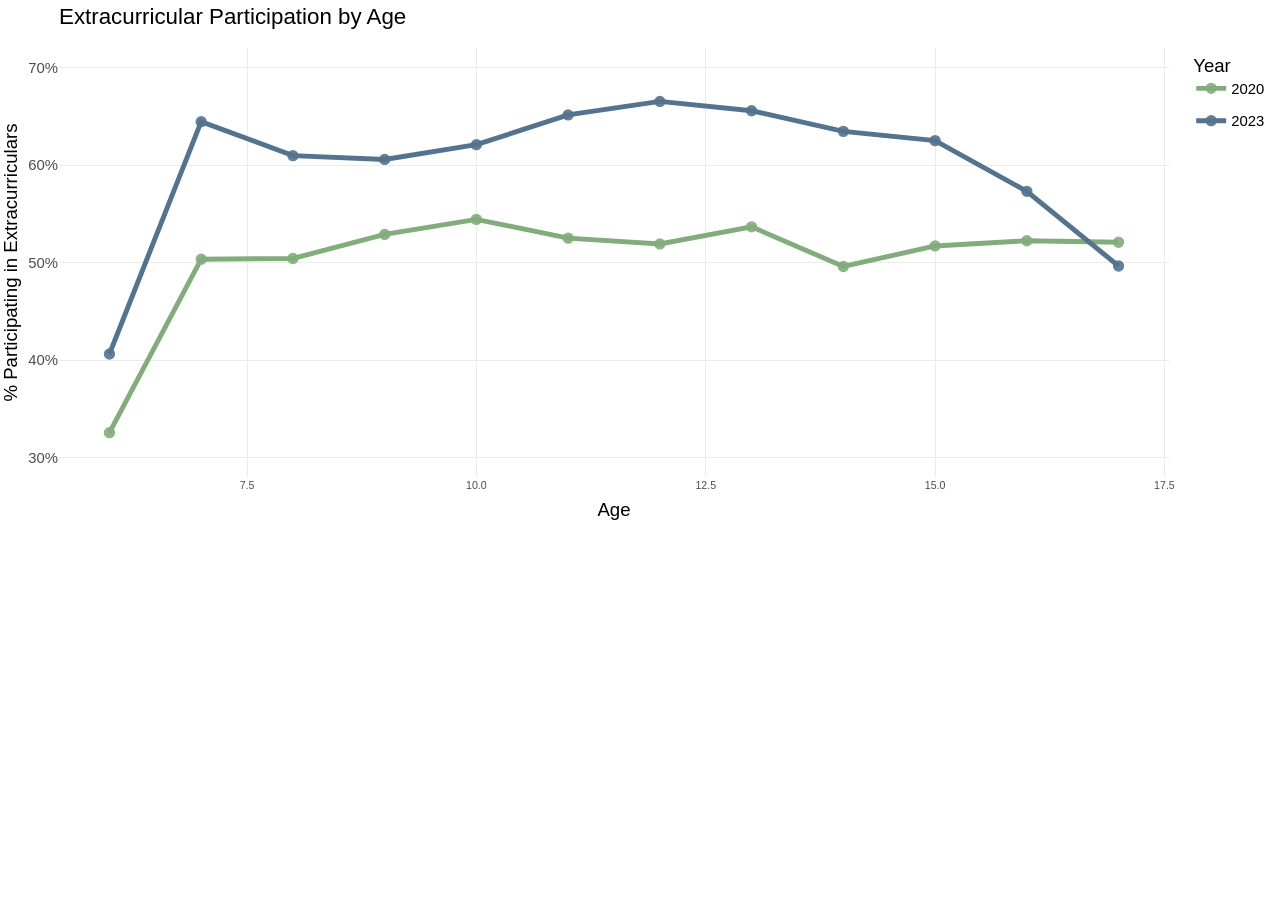
<file: assets/interactive/age.html>
<!DOCTYPE html>
<html lang="en">
<head>
<meta charset="utf-8"/>
<style>body{background-color:white;}</style>
<script src="lib/htmlwidgets-1.6.4/htmlwidgets.js"></script>
<script src="lib/plotly-binding-4.12.0/plotly.js"></script>
<script src="lib/typedarray-0.1/typedarray.min.js"></script>
<script src="lib/jquery-3.5.1/jquery.min.js"></script>
<link href="lib/crosstalk-1.2.2/css/crosstalk.min.css" rel="stylesheet" />
<script src="lib/crosstalk-1.2.2/js/crosstalk.min.js"></script>
<link href="lib/plotly-htmlwidgets-css-2.25.2/plotly-htmlwidgets.css" rel="stylesheet" />
<script src="lib/plotly-main-2.25.2/plotly-latest.min.js"></script>
  <title>plotly</title>
</head>
<body>
<div id="htmlwidget_container">
  <div id="htmlwidget-010535b57bc3305b4953" style="width:100%;height:520px;" class="plotly html-widget"></div>
</div>
<script type="application/json" data-for="htmlwidget-010535b57bc3305b4953">{"x":{"data":[{"x":[6,7,8,9,10,11,12,13,14,15,16,17],"y":[0.32548202625747552,0.50337519466698211,0.50413580440144257,0.52880978203099616,0.54422752039176059,0.52499084584934275,0.51903144563442094,0.53660311524369098,0.49589708741979333,0.51698665015836354,0.5222903920078521,0.52074345175189551],"text":["Year: 2020<br>Age: 6<br>Participation: 32.5%","Year: 2020<br>Age: 7<br>Participation: 50.3%","Year: 2020<br>Age: 8<br>Participation: 50.4%","Year: 2020<br>Age: 9<br>Participation: 52.9%","Year: 2020<br>Age: 10<br>Participation: 54.4%","Year: 2020<br>Age: 11<br>Participation: 52.5%","Year: 2020<br>Age: 12<br>Participation: 51.9%","Year: 2020<br>Age: 13<br>Participation: 53.7%","Year: 2020<br>Age: 14<br>Participation: 49.6%","Year: 2020<br>Age: 15<br>Participation: 51.7%","Year: 2020<br>Age: 16<br>Participation: 52.2%","Year: 2020<br>Age: 17<br>Participation: 52.1%"],"type":"scatter","mode":"markers+lines","marker":{"autocolorscale":false,"color":"rgba(130,172,124,1)","opacity":0.90000000000000002,"size":9.4488188976377963,"symbol":"circle","line":{"width":1.8897637795275593,"color":"rgba(130,172,124,1)"}},"hoveron":"points","name":"2020","legendgroup":"2020","showlegend":true,"xaxis":"x","yaxis":"y","hoverinfo":"text","line":{"width":4.9133858267716546,"color":"rgba(130,172,124,1)","dash":"solid"},"frame":null},{"x":[6,7,8,9,10,11,12,13,14,15,16,17],"y":[0.40615245781721715,0.64440797118122539,0.60960289568763126,0.60570848555329981,0.62082284556765799,0.65135280248178107,0.66520138277855656,0.65565814685680768,0.6344961715031131,0.62500800894912678,0.57300636072152322,0.49643013830695559],"text":["Year: 2023<br>Age: 6<br>Participation: 40.6%","Year: 2023<br>Age: 7<br>Participation: 64.4%","Year: 2023<br>Age: 8<br>Participation: 61.0%","Year: 2023<br>Age: 9<br>Participation: 60.6%","Year: 2023<br>Age: 10<br>Participation: 62.1%","Year: 2023<br>Age: 11<br>Participation: 65.1%","Year: 2023<br>Age: 12<br>Participation: 66.5%","Year: 2023<br>Age: 13<br>Participation: 65.6%","Year: 2023<br>Age: 14<br>Participation: 63.4%","Year: 2023<br>Age: 15<br>Participation: 62.5%","Year: 2023<br>Age: 16<br>Participation: 57.3%","Year: 2023<br>Age: 17<br>Participation: 49.6%"],"type":"scatter","mode":"markers+lines","marker":{"autocolorscale":false,"color":"rgba(84,115,142,1)","opacity":0.90000000000000002,"size":9.4488188976377963,"symbol":"circle","line":{"width":1.8897637795275593,"color":"rgba(84,115,142,1)"}},"hoveron":"points","name":"2023","legendgroup":"2023","showlegend":true,"xaxis":"x","yaxis":"y","hoverinfo":"text","line":{"width":4.9133858267716546,"color":"rgba(84,115,142,1)","dash":"solid"},"frame":null}],"layout":{"margin":{"t":47.61477791614778,"r":9.2984640929846432,"b":43.171440431714416,"l":54.860938148609392},"paper_bgcolor":"rgba(255,255,255,1)","font":{"color":"rgba(0,0,0,1)","family":"","size":18.596928185969286},"title":{"text":"Extracurricular Participation by Age","font":{"color":"rgba(0,0,0,1)","family":"","size":22.316313823163139},"x":0,"xref":"paper"},"xaxis":{"domain":[0,1],"automargin":true,"type":"linear","autorange":false,"range":[5.4500000000000002,17.550000000000001],"tickmode":"array","ticktext":["7.5","10.0","12.5","15.0","17.5"],"tickvals":[7.5,10,12.5,15,17.5],"categoryorder":"array","categoryarray":["7.5","10.0","12.5","15.0","17.5"],"nticks":null,"ticks":"","tickcolor":null,"ticklen":4.6492320464923216,"tickwidth":0,"showticklabels":true,"tickfont":{"color":"rgba(77,77,77,1)","family":"","size":10.62681610626816},"tickangle":-0,"showline":false,"linecolor":null,"linewidth":0,"showgrid":true,"gridcolor":"rgba(235,235,235,1)","gridwidth":0.8453149175440583,"zeroline":false,"anchor":"y","title":{"text":"Age","font":{"color":"rgba(0,0,0,1)","family":"","size":18.596928185969286}},"hoverformat":".2f"},"yaxis":{"domain":[0,1],"automargin":true,"type":"linear","autorange":false,"range":[0.27999999999999997,0.71999999999999997],"tickmode":"array","ticktext":["30%","40%","50%","60%","70%"],"tickvals":[0.30000000000000004,0.40000000000000002,0.5,0.60000000000000009,0.70000000000000007],"categoryorder":"array","categoryarray":["30%","40%","50%","60%","70%"],"nticks":null,"ticks":"","tickcolor":null,"ticklen":4.6492320464923216,"tickwidth":0,"showticklabels":true,"tickfont":{"color":"rgba(77,77,77,1)","family":"","size":14.877542548775427},"tickangle":-0,"showline":false,"linecolor":null,"linewidth":0,"showgrid":true,"gridcolor":"rgba(235,235,235,1)","gridwidth":0.8453149175440583,"zeroline":false,"anchor":"x","title":{"text":"% Participating in Extracurriculars","font":{"color":"rgba(0,0,0,1)","family":"","size":18.596928185969286}},"hoverformat":".2f"},"shapes":[],"showlegend":true,"legend":{"bgcolor":null,"bordercolor":null,"borderwidth":0,"font":{"color":"rgba(0,0,0,1)","family":"","size":14.87754254877543},"title":{"text":"Year","font":{"color":"rgba(0,0,0,1)","family":"","size":18.596928185969286}}},"hovermode":"closest","height":520,"barmode":"relative"},"config":{"doubleClick":"reset","modeBarButtonsToAdd":["hoverclosest","hovercompare"],"showSendToCloud":false},"source":"A","attrs":{"224272534f69":{"x":{},"y":{},"colour":{},"text":{},"type":"scatter"},"22423b82b122":{"x":{},"y":{},"colour":{},"text":{}}},"cur_data":"224272534f69","visdat":{"224272534f69":["function (y) ","x"],"22423b82b122":["function (y) ","x"]},"highlight":{"on":"plotly_click","persistent":false,"dynamic":false,"selectize":false,"opacityDim":0.20000000000000001,"selected":{"opacity":1},"debounce":0},"shinyEvents":["plotly_hover","plotly_click","plotly_selected","plotly_relayout","plotly_brushed","plotly_brushing","plotly_clickannotation","plotly_doubleclick","plotly_deselect","plotly_afterplot","plotly_sunburstclick"],"base_url":"https://plot.ly"},"evals":[],"jsHooks":[]}</script>
<script type="application/htmlwidget-sizing" data-for="htmlwidget-010535b57bc3305b4953">{"viewer":{"width":"100%","height":520,"padding":0,"fill":false},"browser":{"width":"100%","height":520,"padding":0,"fill":false}}</script>
</body>
</html>
</file>
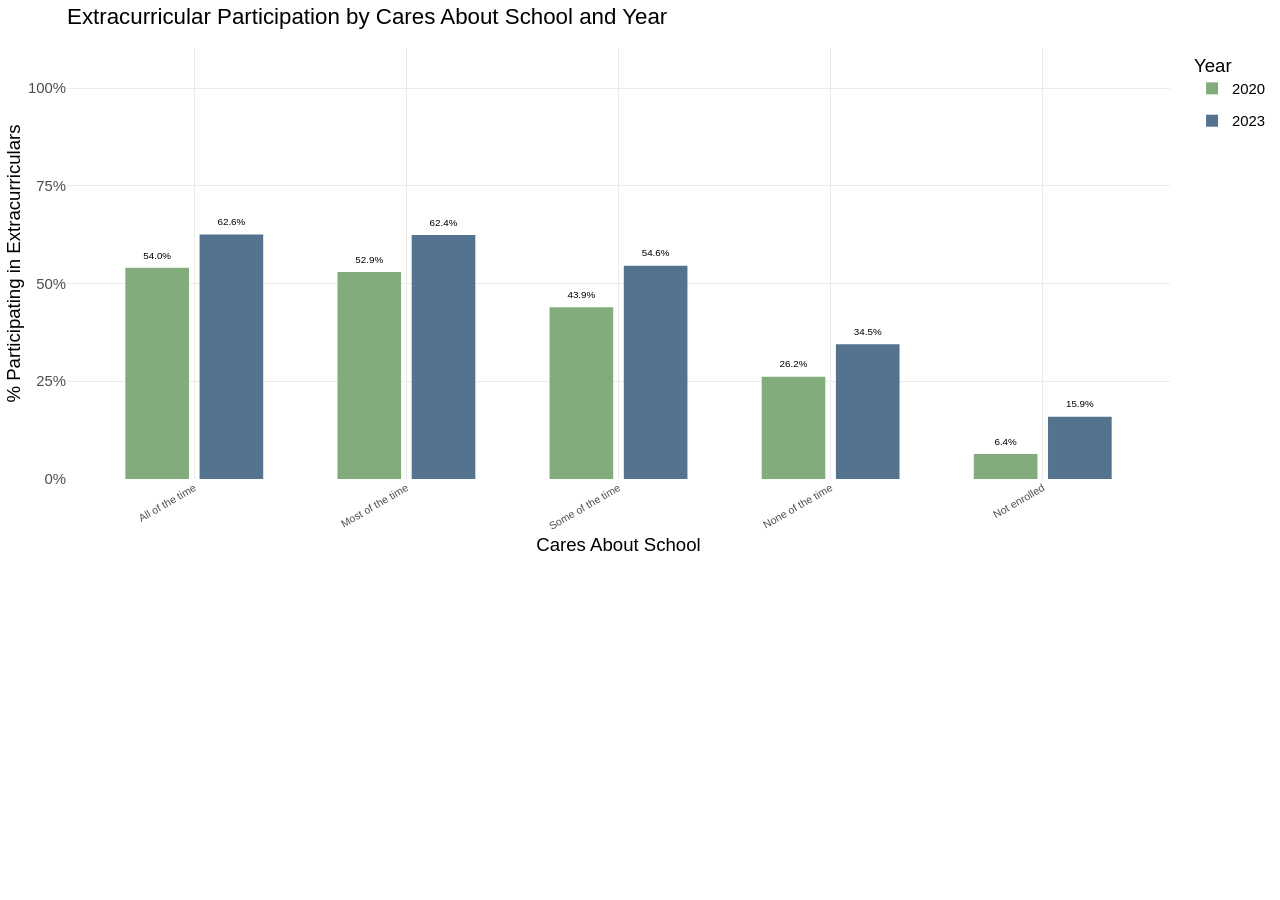
<file: assets/interactive/cares_school.html>
<!DOCTYPE html>
<html lang="en">
<head>
<meta charset="utf-8"/>
<style>body{background-color:white;}</style>
<script src="lib/htmlwidgets-1.6.4/htmlwidgets.js"></script>
<script src="lib/plotly-binding-4.12.0/plotly.js"></script>
<script src="lib/typedarray-0.1/typedarray.min.js"></script>
<script src="lib/jquery-3.5.1/jquery.min.js"></script>
<link href="lib/crosstalk-1.2.2/css/crosstalk.min.css" rel="stylesheet" />
<script src="lib/crosstalk-1.2.2/js/crosstalk.min.js"></script>
<link href="lib/plotly-htmlwidgets-css-2.25.2/plotly-htmlwidgets.css" rel="stylesheet" />
<script src="lib/plotly-main-2.25.2/plotly-latest.min.js"></script>
  <title>plotly</title>
</head>
<body>
<div id="htmlwidget_container">
  <div id="htmlwidget-a8a6c132941b74aa3ca9" style="width:100%;height:560px;" class="plotly html-widget"></div>
</div>
<script type="application/json" data-for="htmlwidget-a8a6c132941b74aa3ca9">{"x":{"data":[{"orientation":"v","width":[0.30000000000000004,0.29999999999999982,0.29999999999999982,0.29999999999999982,0.29999999999999893],"base":[0,0,0,0,0],"x":[0.82499999999999996,1.825,2.8250000000000002,3.8250000000000002,4.8250000000000002],"y":[0.54009784294808683,0.52945513911379505,0.43914001477754122,0.26166509709269165,0.063932259947972789],"text":["Year: 2020<br>Cares about school: All of the time<br>Participation: 54.0%","Year: 2020<br>Cares about school: Most of the time<br>Participation: 52.9%","Year: 2020<br>Cares about school: Some of the time<br>Participation: 43.9%","Year: 2020<br>Cares about school: None of the time<br>Participation: 26.2%","Year: 2020<br>Cares about school: Not enrolled<br>Participation: 6.4%"],"type":"bar","textposition":"none","marker":{"autocolorscale":false,"color":"rgba(130,172,124,1)","line":{"width":1.8897637795275593,"color":"transparent"}},"name":"2020","legendgroup":"2020","showlegend":true,"xaxis":"x","yaxis":"y","hoverinfo":"text","frame":null},{"orientation":"v","width":[0.30000000000000027,0.29999999999999982,0.29999999999999982,0.29999999999999893,0.29999999999999893],"base":[0,0,0,0,0],"x":[1.175,2.1749999999999998,3.1749999999999998,4.1749999999999998,5.1749999999999998],"y":[0.62555974943334303,0.62395715340342794,0.54569337302043752,0.34463439555855202,0.15944515536660189],"text":["Year: 2023<br>Cares about school: All of the time<br>Participation: 62.6%","Year: 2023<br>Cares about school: Most of the time<br>Participation: 62.4%","Year: 2023<br>Cares about school: Some of the time<br>Participation: 54.6%","Year: 2023<br>Cares about school: None of the time<br>Participation: 34.5%","Year: 2023<br>Cares about school: Not enrolled<br>Participation: 15.9%"],"type":"bar","textposition":"none","marker":{"autocolorscale":false,"color":"rgba(84,115,142,1)","line":{"width":1.8897637795275593,"color":"transparent"}},"name":"2023","legendgroup":"2023","showlegend":true,"xaxis":"x","yaxis":"y","hoverinfo":"text","frame":null},{"x":[0.82499999999999996,1.825,2.8250000000000002,3.8250000000000002,4.8250000000000002],"y":[0.57009784294808685,0.55945513911379507,0.46914001477754119,0.29166509709269162,0.093932259947972788],"text":["54.0%","52.9%","43.9%","26.2%","6.4%"],"hovertext":["Year: 2020<br>Cares about school: All of the time<br>Participation: 54.0%","Year: 2020<br>Cares about school: Most of the time<br>Participation: 52.9%","Year: 2020<br>Cares about school: Some of the time<br>Participation: 43.9%","Year: 2020<br>Cares about school: None of the time<br>Participation: 26.2%","Year: 2020<br>Cares about school: Not enrolled<br>Participation: 6.4%"],"textfont":{"size":9.8267716535433092,"color":"rgba(0,0,0,1)"},"type":"scatter","mode":"text","hoveron":"points","name":"2020","legendgroup":"2020","showlegend":false,"xaxis":"x","yaxis":"y","hoverinfo":"text","frame":null},{"x":[1.175,2.1749999999999998,3.1749999999999998,4.1749999999999998,5.1749999999999998],"y":[0.65555974943334305,0.65395715340342797,0.57569337302043755,0.37463439555855205,0.18944515536660189],"text":["62.6%","62.4%","54.6%","34.5%","15.9%"],"hovertext":["Year: 2023<br>Cares about school: All of the time<br>Participation: 62.6%","Year: 2023<br>Cares about school: Most of the time<br>Participation: 62.4%","Year: 2023<br>Cares about school: Some of the time<br>Participation: 54.6%","Year: 2023<br>Cares about school: None of the time<br>Participation: 34.5%","Year: 2023<br>Cares about school: Not enrolled<br>Participation: 15.9%"],"textfont":{"size":9.8267716535433092,"color":"rgba(0,0,0,1)"},"type":"scatter","mode":"text","hoveron":"points","name":"2023","legendgroup":"2023","showlegend":false,"xaxis":"x","yaxis":"y","hoverinfo":"text","frame":null}],"layout":{"margin":{"t":47.614777916147794,"r":9.2984640929846432,"b":43.171440431714416,"l":62.299709422997111},"paper_bgcolor":"rgba(255,255,255,1)","font":{"color":"rgba(0,0,0,1)","family":"","size":18.596928185969286},"title":{"text":"Extracurricular Participation by Cares About School and Year","font":{"color":"rgba(0,0,0,1)","family":"","size":22.316313823163149},"x":0,"xref":"paper"},"xaxis":{"domain":[0,1],"automargin":true,"type":"linear","autorange":false,"range":[0.40000000000000002,5.5999999999999996],"tickmode":"array","ticktext":["All of the time","Most of the time","Some of the time","None of the time","Not enrolled"],"tickvals":[1,2,3,4,5],"categoryorder":"array","categoryarray":["All of the time","Most of the time","Some of the time","None of the time","Not enrolled"],"nticks":null,"ticks":"","tickcolor":null,"ticklen":4.6492320464923216,"tickwidth":0,"showticklabels":true,"tickfont":{"color":"rgba(77,77,77,1)","family":"","size":10.62681610626816},"tickangle":-30,"showline":false,"linecolor":null,"linewidth":0,"showgrid":true,"gridcolor":"rgba(235,235,235,1)","gridwidth":0.8453149175440583,"zeroline":false,"anchor":"y","title":{"text":"Cares About School","font":{"color":"rgba(0,0,0,1)","family":"","size":18.596928185969286}},"hoverformat":".2f"},"yaxis":{"domain":[0,1],"automargin":true,"type":"linear","autorange":false,"range":[0,1.1025],"tickmode":"array","ticktext":["0%","25%","50%","75%","100%"],"tickvals":[0,0.25,0.5,0.75,1],"categoryorder":"array","categoryarray":["0%","25%","50%","75%","100%"],"nticks":null,"ticks":"","tickcolor":null,"ticklen":4.6492320464923216,"tickwidth":0,"showticklabels":true,"tickfont":{"color":"rgba(77,77,77,1)","family":"","size":14.877542548775427},"tickangle":-0,"showline":false,"linecolor":null,"linewidth":0,"showgrid":true,"gridcolor":"rgba(235,235,235,1)","gridwidth":0.8453149175440583,"zeroline":false,"anchor":"x","title":{"text":"% Participating in Extracurriculars","font":{"color":"rgba(0,0,0,1)","family":"","size":18.596928185969286}},"hoverformat":".2f"},"shapes":[],"showlegend":true,"legend":{"bgcolor":null,"bordercolor":null,"borderwidth":0,"font":{"color":"rgba(0,0,0,1)","family":"","size":14.87754254877543},"title":{"text":"Year","font":{"color":"rgba(0,0,0,1)","family":"","size":18.596928185969286}}},"hovermode":"closest","height":560,"barmode":"relative"},"config":{"doubleClick":"reset","modeBarButtonsToAdd":["hoverclosest","hovercompare"],"showSendToCloud":false},"source":"A","attrs":{"224220dd4a55":{"x":{},"y":{},"fill":{},"text":{},"type":"bar"},"2242203b234e":{"x":{},"y":{},"fill":{},"text":{},"label":{}}},"cur_data":"224220dd4a55","visdat":{"224220dd4a55":["function (y) ","x"],"2242203b234e":["function (y) ","x"]},"highlight":{"on":"plotly_click","persistent":false,"dynamic":false,"selectize":false,"opacityDim":0.20000000000000001,"selected":{"opacity":1},"debounce":0},"shinyEvents":["plotly_hover","plotly_click","plotly_selected","plotly_relayout","plotly_brushed","plotly_brushing","plotly_clickannotation","plotly_doubleclick","plotly_deselect","plotly_afterplot","plotly_sunburstclick"],"base_url":"https://plot.ly"},"evals":[],"jsHooks":[]}</script>
<script type="application/htmlwidget-sizing" data-for="htmlwidget-a8a6c132941b74aa3ca9">{"viewer":{"width":"100%","height":560,"padding":0,"fill":false},"browser":{"width":"100%","height":560,"padding":0,"fill":false}}</script>
</body>
</html>
</file>
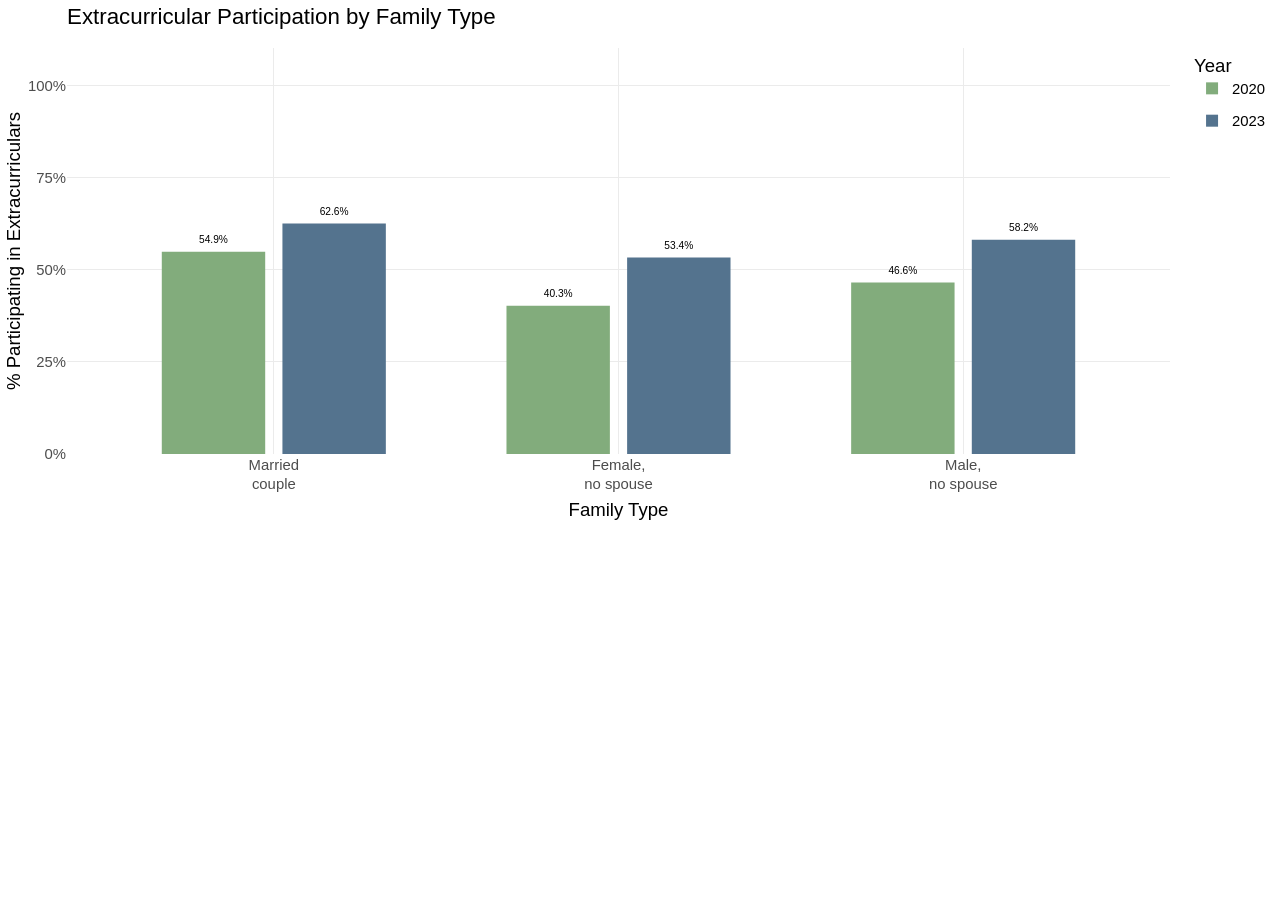
<file: assets/interactive/family_type.html>
<!DOCTYPE html>
<html lang="en">
<head>
<meta charset="utf-8"/>
<style>body{background-color:white;}</style>
<script src="lib/htmlwidgets-1.6.4/htmlwidgets.js"></script>
<script src="lib/plotly-binding-4.12.0/plotly.js"></script>
<script src="lib/typedarray-0.1/typedarray.min.js"></script>
<script src="lib/jquery-3.5.1/jquery.min.js"></script>
<link href="lib/crosstalk-1.2.2/css/crosstalk.min.css" rel="stylesheet" />
<script src="lib/crosstalk-1.2.2/js/crosstalk.min.js"></script>
<link href="lib/plotly-htmlwidgets-css-2.25.2/plotly-htmlwidgets.css" rel="stylesheet" />
<script src="lib/plotly-main-2.25.2/plotly-latest.min.js"></script>
  <title>plotly</title>
</head>
<body>
<div id="htmlwidget_container">
  <div id="htmlwidget-54dd4c60f299073d3e98" style="width:100%;height:520px;" class="plotly html-widget"></div>
</div>
<script type="application/json" data-for="htmlwidget-54dd4c60f299073d3e98">{"x":{"data":[{"orientation":"v","width":[0.30000000000000004,0.29999999999999982,0.29999999999999982],"base":[0,0,0],"x":[0.82499999999999996,1.825,2.8250000000000002],"y":[0.54920980043027423,0.40276864889693553,0.46554169087703218],"text":["Year: 2020<br>Family type: Married couple<br>Participation: 54.9%","Year: 2020<br>Family type: Female, no spouse present<br>Participation: 40.3%","Year: 2020<br>Family type: Male, no spouse present<br>Participation: 46.6%"],"type":"bar","textposition":"none","marker":{"autocolorscale":false,"color":"rgba(130,172,124,1)","line":{"width":1.8897637795275593,"color":"transparent"}},"name":"2020","legendgroup":"2020","showlegend":true,"xaxis":"x","yaxis":"y","hoverinfo":"text","frame":null},{"orientation":"v","width":[0.30000000000000027,0.29999999999999982,0.29999999999999982],"base":[0,0,0],"x":[1.175,2.1749999999999998,3.1749999999999998],"y":[0.6262474623359906,0.53388323881517452,0.58203853555417184],"text":["Year: 2023<br>Family type: Married couple<br>Participation: 62.6%","Year: 2023<br>Family type: Female, no spouse present<br>Participation: 53.4%","Year: 2023<br>Family type: Male, no spouse present<br>Participation: 58.2%"],"type":"bar","textposition":"none","marker":{"autocolorscale":false,"color":"rgba(84,115,142,1)","line":{"width":1.8897637795275593,"color":"transparent"}},"name":"2023","legendgroup":"2023","showlegend":true,"xaxis":"x","yaxis":"y","hoverinfo":"text","frame":null},{"x":[0.82499999999999996,1.825,2.8250000000000002],"y":[0.57920980043027426,0.43276864889693556,0.49554169087703215],"text":["54.9%","40.3%","46.6%"],"hovertext":["Year: 2020<br>Family type: Married couple<br>Participation: 54.9%","Year: 2020<br>Family type: Female, no spouse present<br>Participation: 40.3%","Year: 2020<br>Family type: Male, no spouse present<br>Participation: 46.6%"],"textfont":{"size":10.204724409448822,"color":"rgba(0,0,0,1)"},"type":"scatter","mode":"text","hoveron":"points","name":"2020","legendgroup":"2020","showlegend":false,"xaxis":"x","yaxis":"y","hoverinfo":"text","frame":null},{"x":[1.175,2.1749999999999998,3.1749999999999998],"y":[0.65624746233599063,0.56388323881517455,0.61203853555417187],"text":["62.6%","53.4%","58.2%"],"hovertext":["Year: 2023<br>Family type: Married couple<br>Participation: 62.6%","Year: 2023<br>Family type: Female, no spouse present<br>Participation: 53.4%","Year: 2023<br>Family type: Male, no spouse present<br>Participation: 58.2%"],"textfont":{"size":10.204724409448822,"color":"rgba(0,0,0,1)"},"type":"scatter","mode":"text","hoveron":"points","name":"2023","legendgroup":"2023","showlegend":false,"xaxis":"x","yaxis":"y","hoverinfo":"text","frame":null}],"layout":{"margin":{"t":47.61477791614778,"r":9.2984640929846432,"b":47.422166874221681,"l":62.299709422997111},"paper_bgcolor":"rgba(255,255,255,1)","font":{"color":"rgba(0,0,0,1)","family":"","size":18.596928185969286},"title":{"text":"Extracurricular Participation by Family Type","font":{"color":"rgba(0,0,0,1)","family":"","size":22.316313823163139},"x":0,"xref":"paper"},"xaxis":{"domain":[0,1],"automargin":true,"type":"linear","autorange":false,"range":[0.40000000000000002,3.6000000000000001],"tickmode":"array","ticktext":["Married<br />couple","Female,<br />no spouse","Male,<br />no spouse"],"tickvals":[1,2,3],"categoryorder":"array","categoryarray":["Married<br />couple","Female,<br />no spouse","Male,<br />no spouse"],"nticks":null,"ticks":"","tickcolor":null,"ticklen":4.6492320464923216,"tickwidth":0,"showticklabels":true,"tickfont":{"color":"rgba(77,77,77,1)","family":"","size":14.87754254877543},"tickangle":-0,"showline":false,"linecolor":null,"linewidth":0,"showgrid":true,"gridcolor":"rgba(235,235,235,1)","gridwidth":0.8453149175440583,"zeroline":false,"anchor":"y","title":{"text":"Family Type","font":{"color":"rgba(0,0,0,1)","family":"","size":18.596928185969286}},"hoverformat":".2f"},"yaxis":{"domain":[0,1],"automargin":true,"type":"linear","autorange":false,"range":[0,1.1025],"tickmode":"array","ticktext":["0%","25%","50%","75%","100%"],"tickvals":[0,0.25,0.5,0.75,1],"categoryorder":"array","categoryarray":["0%","25%","50%","75%","100%"],"nticks":null,"ticks":"","tickcolor":null,"ticklen":4.6492320464923216,"tickwidth":0,"showticklabels":true,"tickfont":{"color":"rgba(77,77,77,1)","family":"","size":14.877542548775427},"tickangle":-0,"showline":false,"linecolor":null,"linewidth":0,"showgrid":true,"gridcolor":"rgba(235,235,235,1)","gridwidth":0.8453149175440583,"zeroline":false,"anchor":"x","title":{"text":"% Participating in Extracurriculars","font":{"color":"rgba(0,0,0,1)","family":"","size":18.596928185969286}},"hoverformat":".2f"},"shapes":[],"showlegend":true,"legend":{"bgcolor":null,"bordercolor":null,"borderwidth":0,"font":{"color":"rgba(0,0,0,1)","family":"","size":14.87754254877543},"title":{"text":"Year","font":{"color":"rgba(0,0,0,1)","family":"","size":18.596928185969286}}},"hovermode":"closest","height":520,"barmode":"relative"},"config":{"doubleClick":"reset","modeBarButtonsToAdd":["hoverclosest","hovercompare"],"showSendToCloud":false},"source":"A","attrs":{"2242753fc577":{"x":{},"y":{},"fill":{},"text":{},"type":"bar"},"22422dbd43c4":{"x":{},"y":{},"fill":{},"text":{},"label":{}}},"cur_data":"2242753fc577","visdat":{"2242753fc577":["function (y) ","x"],"22422dbd43c4":["function (y) ","x"]},"highlight":{"on":"plotly_click","persistent":false,"dynamic":false,"selectize":false,"opacityDim":0.20000000000000001,"selected":{"opacity":1},"debounce":0},"shinyEvents":["plotly_hover","plotly_click","plotly_selected","plotly_relayout","plotly_brushed","plotly_brushing","plotly_clickannotation","plotly_doubleclick","plotly_deselect","plotly_afterplot","plotly_sunburstclick"],"base_url":"https://plot.ly"},"evals":[],"jsHooks":[]}</script>
<script type="application/htmlwidget-sizing" data-for="htmlwidget-54dd4c60f299073d3e98">{"viewer":{"width":"100%","height":520,"padding":0,"fill":false},"browser":{"width":"100%","height":520,"padding":0,"fill":false}}</script>
</body>
</html>
</file>
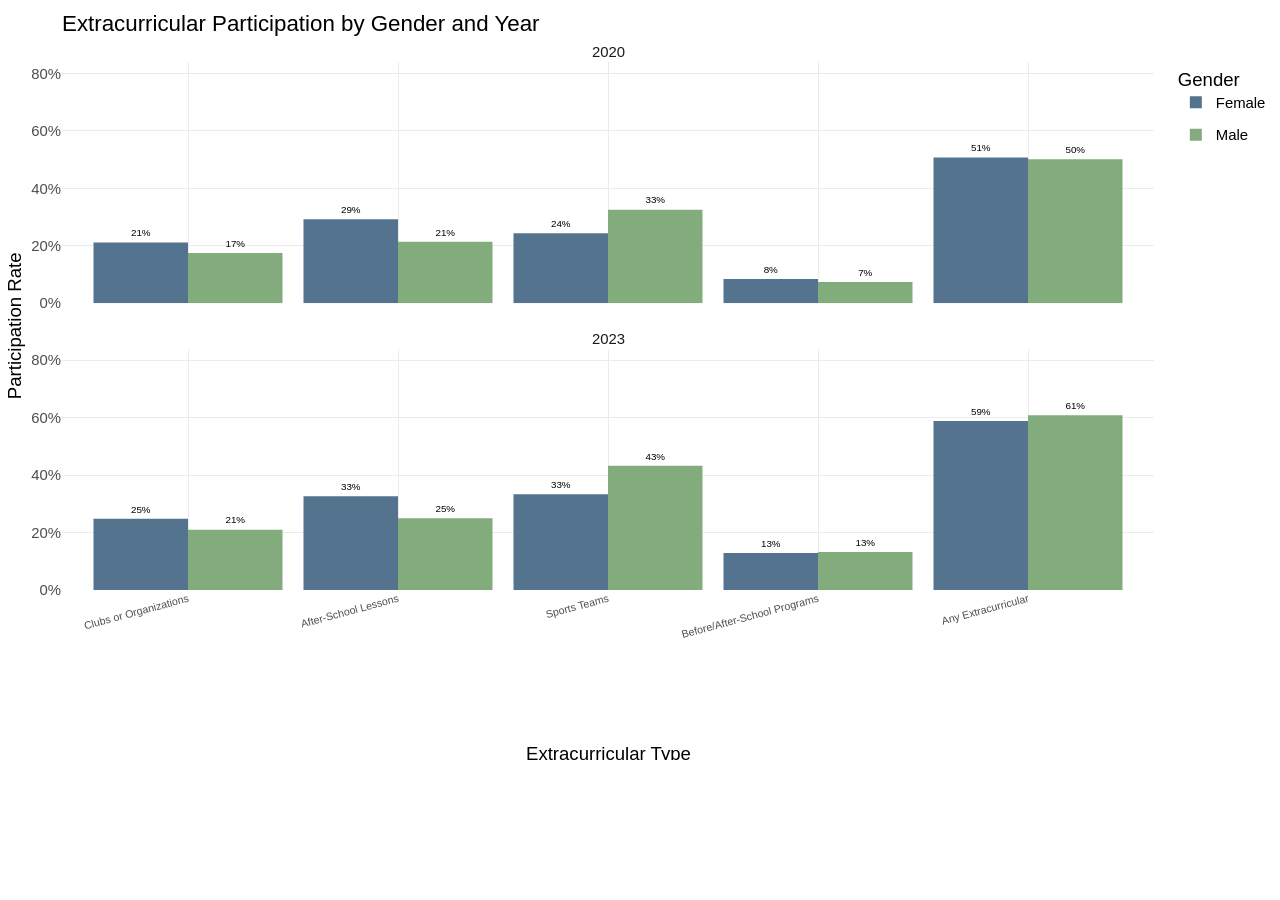
<file: assets/interactive/gender.html>
<!DOCTYPE html>
<html lang="en">
<head>
<meta charset="utf-8"/>
<style>body{background-color:white;}</style>
<script src="lib/htmlwidgets-1.6.4/htmlwidgets.js"></script>
<script src="lib/plotly-binding-4.12.0/plotly.js"></script>
<script src="lib/typedarray-0.1/typedarray.min.js"></script>
<script src="lib/jquery-3.5.1/jquery.min.js"></script>
<link href="lib/crosstalk-1.2.2/css/crosstalk.min.css" rel="stylesheet" />
<script src="lib/crosstalk-1.2.2/js/crosstalk.min.js"></script>
<link href="lib/plotly-htmlwidgets-css-2.25.2/plotly-htmlwidgets.css" rel="stylesheet" />
<script src="lib/plotly-main-2.25.2/plotly-latest.min.js"></script>
  <title>plotly</title>
</head>
<body>
<div id="htmlwidget_container">
  <div id="htmlwidget-0b927a40fff5a7707bd6" style="width:100%;height:760px;" class="plotly html-widget"></div>
</div>
<script type="application/json" data-for="htmlwidget-0b927a40fff5a7707bd6">{"x":{"data":[{"orientation":"v","width":[0.44999999999999996,0.45000000000000018,0.45000000000000018,0.45000000000000018,0.44999999999999929],"base":[0,0,0,0,0],"x":[0.77500000000000002,1.7749999999999999,2.7749999999999999,3.7749999999999999,4.7750000000000004],"y":[0.21183829244910846,0.29225013335463851,0.24386332235283112,0.083987130023454773,0.50754801496290636],"text":["Year: 2020<br>Gender: Female<br>Activity: Clubs or Organizations<br>Participation: 21.2%","Year: 2020<br>Gender: Female<br>Activity: After-School Lessons<br>Participation: 29.2%","Year: 2020<br>Gender: Female<br>Activity: Sports Teams<br>Participation: 24.4%","Year: 2020<br>Gender: Female<br>Activity: Before/After-School Programs<br>Participation: 8.4%","Year: 2020<br>Gender: Female<br>Activity: Any Extracurricular<br>Participation: 50.8%"],"type":"bar","textposition":"none","marker":{"autocolorscale":false,"color":"rgba(84,115,142,1)","line":{"width":1.8897637795275593,"color":"transparent"}},"name":"Female","legendgroup":"Female","showlegend":true,"xaxis":"x","yaxis":"y","hoverinfo":"text","frame":null},{"orientation":"v","width":[0.44999999999999996,0.45000000000000018,0.45000000000000018,0.45000000000000018,0.44999999999999929],"base":[0,0,0,0,0],"x":[0.77500000000000002,1.7749999999999999,2.7749999999999999,3.7749999999999999,4.7750000000000004],"y":[0.24781963305677912,0.32641869816681501,0.33364994534225995,0.12893153825284664,0.58836991594400079],"text":["Year: 2023<br>Gender: Female<br>Activity: Clubs or Organizations<br>Participation: 24.8%","Year: 2023<br>Gender: Female<br>Activity: After-School Lessons<br>Participation: 32.6%","Year: 2023<br>Gender: Female<br>Activity: Sports Teams<br>Participation: 33.4%","Year: 2023<br>Gender: Female<br>Activity: Before/After-School Programs<br>Participation: 12.9%","Year: 2023<br>Gender: Female<br>Activity: Any Extracurricular<br>Participation: 58.8%"],"type":"bar","textposition":"none","marker":{"autocolorscale":false,"color":"rgba(84,115,142,1)","line":{"width":1.8897637795275593,"color":"transparent"}},"name":"Female","legendgroup":"Female","showlegend":false,"xaxis":"x","yaxis":"y2","hoverinfo":"text","frame":null},{"orientation":"v","width":[0.45000000000000018,0.45000000000000018,0.45000000000000018,0.44999999999999973,0.44999999999999929],"base":[0,0,0,0,0],"x":[1.2250000000000001,2.2250000000000001,3.2250000000000001,4.2249999999999996,5.2249999999999996],"y":[0.17484707158797844,0.21369940629691236,0.32592389754536383,0.073652323941872655,0.50138156926401189],"text":["Year: 2020<br>Gender: Male<br>Activity: Clubs or Organizations<br>Participation: 17.5%","Year: 2020<br>Gender: Male<br>Activity: After-School Lessons<br>Participation: 21.4%","Year: 2020<br>Gender: Male<br>Activity: Sports Teams<br>Participation: 32.6%","Year: 2020<br>Gender: Male<br>Activity: Before/After-School Programs<br>Participation: 7.4%","Year: 2020<br>Gender: Male<br>Activity: Any Extracurricular<br>Participation: 50.1%"],"type":"bar","textposition":"none","marker":{"autocolorscale":false,"color":"rgba(130,172,124,1)","line":{"width":1.8897637795275593,"color":"transparent"}},"name":"Male","legendgroup":"Male","showlegend":true,"xaxis":"x","yaxis":"y","hoverinfo":"text","frame":null},{"orientation":"v","width":[0.45000000000000018,0.45000000000000018,0.45000000000000018,0.44999999999999973,0.44999999999999929],"base":[0,0,0,0,0],"x":[1.2250000000000001,2.2250000000000001,3.2250000000000001,4.2249999999999996,5.2249999999999996],"y":[0.21015494286350342,0.24944697313157263,0.43274655439065485,0.13248773770901262,0.60882954653888421],"text":["Year: 2023<br>Gender: Male<br>Activity: Clubs or Organizations<br>Participation: 21.0%","Year: 2023<br>Gender: Male<br>Activity: After-School Lessons<br>Participation: 24.9%","Year: 2023<br>Gender: Male<br>Activity: Sports Teams<br>Participation: 43.3%","Year: 2023<br>Gender: Male<br>Activity: Before/After-School Programs<br>Participation: 13.2%","Year: 2023<br>Gender: Male<br>Activity: Any Extracurricular<br>Participation: 60.9%"],"type":"bar","textposition":"none","marker":{"autocolorscale":false,"color":"rgba(130,172,124,1)","line":{"width":1.8897637795275593,"color":"transparent"}},"name":"Male","legendgroup":"Male","showlegend":false,"xaxis":"x","yaxis":"y2","hoverinfo":"text","frame":null},{"x":[0.77500000000000002,1.7749999999999999,2.7749999999999999,3.7749999999999999,4.7750000000000004],"y":[0.24183829244910846,0.32225013335463848,0.27386332235283112,0.11398713002345477,0.53754801496290638],"text":["21%","29%","24%","8%","51%"],"hovertext":["Year: 2020<br>Gender: Female<br>Activity: Clubs or Organizations<br>Participation: 21.2%","Year: 2020<br>Gender: Female<br>Activity: After-School Lessons<br>Participation: 29.2%","Year: 2020<br>Gender: Female<br>Activity: Sports Teams<br>Participation: 24.4%","Year: 2020<br>Gender: Female<br>Activity: Before/After-School Programs<br>Participation: 8.4%","Year: 2020<br>Gender: Female<br>Activity: Any Extracurricular<br>Participation: 50.8%"],"textfont":{"size":9.8267716535433092,"color":"rgba(0,0,0,1)"},"type":"scatter","mode":"text","hoveron":"points","name":"Female","legendgroup":"Female","showlegend":false,"xaxis":"x","yaxis":"y","hoverinfo":"text","frame":null},{"x":[0.77500000000000002,1.7749999999999999,2.7749999999999999,3.7749999999999999,4.7750000000000004],"y":[0.27781963305677915,0.35641869816681504,0.36364994534225992,0.15893153825284664,0.61836991594400081],"text":["25%","33%","33%","13%","59%"],"hovertext":["Year: 2023<br>Gender: Female<br>Activity: Clubs or Organizations<br>Participation: 24.8%","Year: 2023<br>Gender: Female<br>Activity: After-School Lessons<br>Participation: 32.6%","Year: 2023<br>Gender: Female<br>Activity: Sports Teams<br>Participation: 33.4%","Year: 2023<br>Gender: Female<br>Activity: Before/After-School Programs<br>Participation: 12.9%","Year: 2023<br>Gender: Female<br>Activity: Any Extracurricular<br>Participation: 58.8%"],"textfont":{"size":9.8267716535433092,"color":"rgba(0,0,0,1)"},"type":"scatter","mode":"text","hoveron":"points","name":"Female","legendgroup":"Female","showlegend":false,"xaxis":"x","yaxis":"y2","hoverinfo":"text","frame":null},{"x":[1.2250000000000001,2.2250000000000001,3.2250000000000001,4.2249999999999996,5.2249999999999996],"y":[0.20484707158797844,0.24369940629691236,0.3559238975453638,0.10365232394187265,0.53138156926401192],"text":["17%","21%","33%","7%","50%"],"hovertext":["Year: 2020<br>Gender: Male<br>Activity: Clubs or Organizations<br>Participation: 17.5%","Year: 2020<br>Gender: Male<br>Activity: After-School Lessons<br>Participation: 21.4%","Year: 2020<br>Gender: Male<br>Activity: Sports Teams<br>Participation: 32.6%","Year: 2020<br>Gender: Male<br>Activity: Before/After-School Programs<br>Participation: 7.4%","Year: 2020<br>Gender: Male<br>Activity: Any Extracurricular<br>Participation: 50.1%"],"textfont":{"size":9.8267716535433092,"color":"rgba(0,0,0,1)"},"type":"scatter","mode":"text","hoveron":"points","name":"Male","legendgroup":"Male","showlegend":false,"xaxis":"x","yaxis":"y","hoverinfo":"text","frame":null},{"x":[1.2250000000000001,2.2250000000000001,3.2250000000000001,4.2249999999999996,5.2249999999999996],"y":[0.24015494286350342,0.27944697313157263,0.46274655439065482,0.16248773770901262,0.63882954653888424],"text":["21%","25%","43%","13%","61%"],"hovertext":["Year: 2023<br>Gender: Male<br>Activity: Clubs or Organizations<br>Participation: 21.0%","Year: 2023<br>Gender: Male<br>Activity: After-School Lessons<br>Participation: 24.9%","Year: 2023<br>Gender: Male<br>Activity: Sports Teams<br>Participation: 43.3%","Year: 2023<br>Gender: Male<br>Activity: Before/After-School Programs<br>Participation: 13.2%","Year: 2023<br>Gender: Male<br>Activity: Any Extracurricular<br>Participation: 60.9%"],"textfont":{"size":9.8267716535433092,"color":"rgba(0,0,0,1)"},"type":"scatter","mode":"text","hoveron":"points","name":"Male","legendgroup":"Male","showlegend":false,"xaxis":"x","yaxis":"y2","hoverinfo":"text","frame":null}],"layout":{"margin":{"t":62.49232046492321,"r":9.2984640929846432,"b":170.02794806651787,"l":54.860938148609392},"paper_bgcolor":"rgba(255,255,255,1)","font":{"color":"rgba(0,0,0,1)","family":"","size":18.596928185969286},"title":{"text":"Extracurricular Participation by Gender and Year","font":{"color":"rgba(0,0,0,1)","family":"","size":22.316313823163139},"x":0,"xref":"paper"},"xaxis":{"domain":[0,1],"automargin":true,"type":"linear","autorange":false,"range":[0.40000000000000002,5.5999999999999996],"tickmode":"array","ticktext":["Clubs or Organizations","After-School Lessons","Sports Teams","Before/After-School Programs","Any Extracurricular"],"tickvals":[1,2,3,4,5],"categoryorder":"array","categoryarray":["Clubs or Organizations","After-School Lessons","Sports Teams","Before/After-School Programs","Any Extracurricular"],"nticks":null,"ticks":"","tickcolor":null,"ticklen":4.6492320464923216,"tickwidth":0,"showticklabels":true,"tickfont":{"color":"rgba(77,77,77,1)","family":"","size":10.62681610626816},"tickangle":-15,"showline":false,"linecolor":null,"linewidth":0,"showgrid":true,"gridcolor":"rgba(235,235,235,1)","gridwidth":0.8453149175440583,"zeroline":false,"anchor":"y2","title":"","hoverformat":".2f"},"annotations":[{"text":"Extracurricular Type","x":0.5,"y":0,"showarrow":false,"ax":0,"ay":0,"font":{"color":"rgba(0,0,0,1)","family":"","size":18.596928185969286},"xref":"paper","yref":"paper","textangle":-0,"xanchor":"center","yanchor":"top","annotationType":"axis","yshift":-150.50117347125013},{"text":"Participation Rate","x":0,"y":0.5,"showarrow":false,"ax":0,"ay":0,"font":{"color":"rgba(0,0,0,1)","family":"","size":18.596928185969286},"xref":"paper","yref":"paper","textangle":-90,"xanchor":"right","yanchor":"center","annotationType":"axis","xshift":-35.334163553341646},{"text":"2020","x":0.5,"y":1,"showarrow":false,"ax":0,"ay":0,"font":{"color":"rgba(26,26,26,1)","family":"","size":14.877542548775427},"xref":"paper","yref":"paper","textangle":-0,"xanchor":"center","yanchor":"bottom"},{"text":"2023","x":0.5,"y":0.45689716195844532,"showarrow":false,"ax":0,"ay":0,"font":{"color":"rgba(26,26,26,1)","family":"","size":14.877542548775427},"xref":"paper","yref":"paper","textangle":-0,"xanchor":"center","yanchor":"bottom"}],"yaxis":{"domain":[0.54310283804155468,1],"automargin":true,"type":"linear","autorange":false,"range":[0,0.84000000000000008],"tickmode":"array","ticktext":["0%","20%","40%","60%","80%"],"tickvals":[0,0.20000000000000001,0.40000000000000002,0.60000000000000009,0.80000000000000004],"categoryorder":"array","categoryarray":["0%","20%","40%","60%","80%"],"nticks":null,"ticks":"","tickcolor":null,"ticklen":4.6492320464923216,"tickwidth":0,"showticklabels":true,"tickfont":{"color":"rgba(77,77,77,1)","family":"","size":14.877542548775427},"tickangle":-0,"showline":false,"linecolor":null,"linewidth":0,"showgrid":true,"gridcolor":"rgba(235,235,235,1)","gridwidth":0.8453149175440583,"zeroline":false,"anchor":"x","title":"","hoverformat":".2f"},"shapes":[{"type":"rect","fillcolor":null,"line":{"color":null,"width":0,"linetype":[]},"yref":"paper","xref":"paper","layer":"below","x0":0,"x1":1,"y0":0,"y1":29.755085097550861,"yanchor":1,"ysizemode":"pixel"},{"type":"rect","fillcolor":null,"line":{"color":null,"width":0,"linetype":[]},"yref":"paper","xref":"paper","layer":"below","x0":0,"x1":1,"y0":0,"y1":29.755085097550861,"yanchor":0.45689716195844532,"ysizemode":"pixel"}],"yaxis2":{"type":"linear","autorange":false,"range":[0,0.84000000000000008],"tickmode":"array","ticktext":["0%","20%","40%","60%","80%"],"tickvals":[0,0.20000000000000001,0.40000000000000002,0.60000000000000009,0.80000000000000004],"categoryorder":"array","categoryarray":["0%","20%","40%","60%","80%"],"nticks":null,"ticks":"","tickcolor":null,"ticklen":4.6492320464923216,"tickwidth":0,"showticklabels":true,"tickfont":{"color":"rgba(77,77,77,1)","family":"","size":14.877542548775427},"tickangle":-0,"showline":false,"linecolor":null,"linewidth":0,"showgrid":true,"domain":[0,0.45689716195844532],"gridcolor":"rgba(235,235,235,1)","gridwidth":0.8453149175440583,"zeroline":false,"anchor":"x","title":"","hoverformat":".2f"},"showlegend":true,"legend":{"bgcolor":null,"bordercolor":null,"borderwidth":0,"font":{"color":"rgba(0,0,0,1)","family":"","size":14.877542548775427},"title":{"text":"Gender","font":{"color":"rgba(0,0,0,1)","family":"","size":18.596928185969286}}},"hovermode":"closest","height":760,"barmode":"relative"},"config":{"doubleClick":"reset","modeBarButtonsToAdd":["hoverclosest","hovercompare"],"showSendToCloud":false},"source":"A","attrs":{"224270140c4d":{"x":{},"y":{},"fill":{},"text":{},"type":"bar"},"22423433ccb7":{"x":{},"y":{},"fill":{},"text":{},"label":{}}},"cur_data":"224270140c4d","visdat":{"224270140c4d":["function (y) ","x"],"22423433ccb7":["function (y) ","x"]},"highlight":{"on":"plotly_click","persistent":false,"dynamic":false,"selectize":false,"opacityDim":0.20000000000000001,"selected":{"opacity":1},"debounce":0},"shinyEvents":["plotly_hover","plotly_click","plotly_selected","plotly_relayout","plotly_brushed","plotly_brushing","plotly_clickannotation","plotly_doubleclick","plotly_deselect","plotly_afterplot","plotly_sunburstclick"],"base_url":"https://plot.ly"},"evals":[],"jsHooks":[]}</script>
<script type="application/htmlwidget-sizing" data-for="htmlwidget-0b927a40fff5a7707bd6">{"viewer":{"width":"100%","height":760,"padding":0,"fill":false},"browser":{"width":"100%","height":760,"padding":0,"fill":false}}</script>
</body>
</html>
</file>
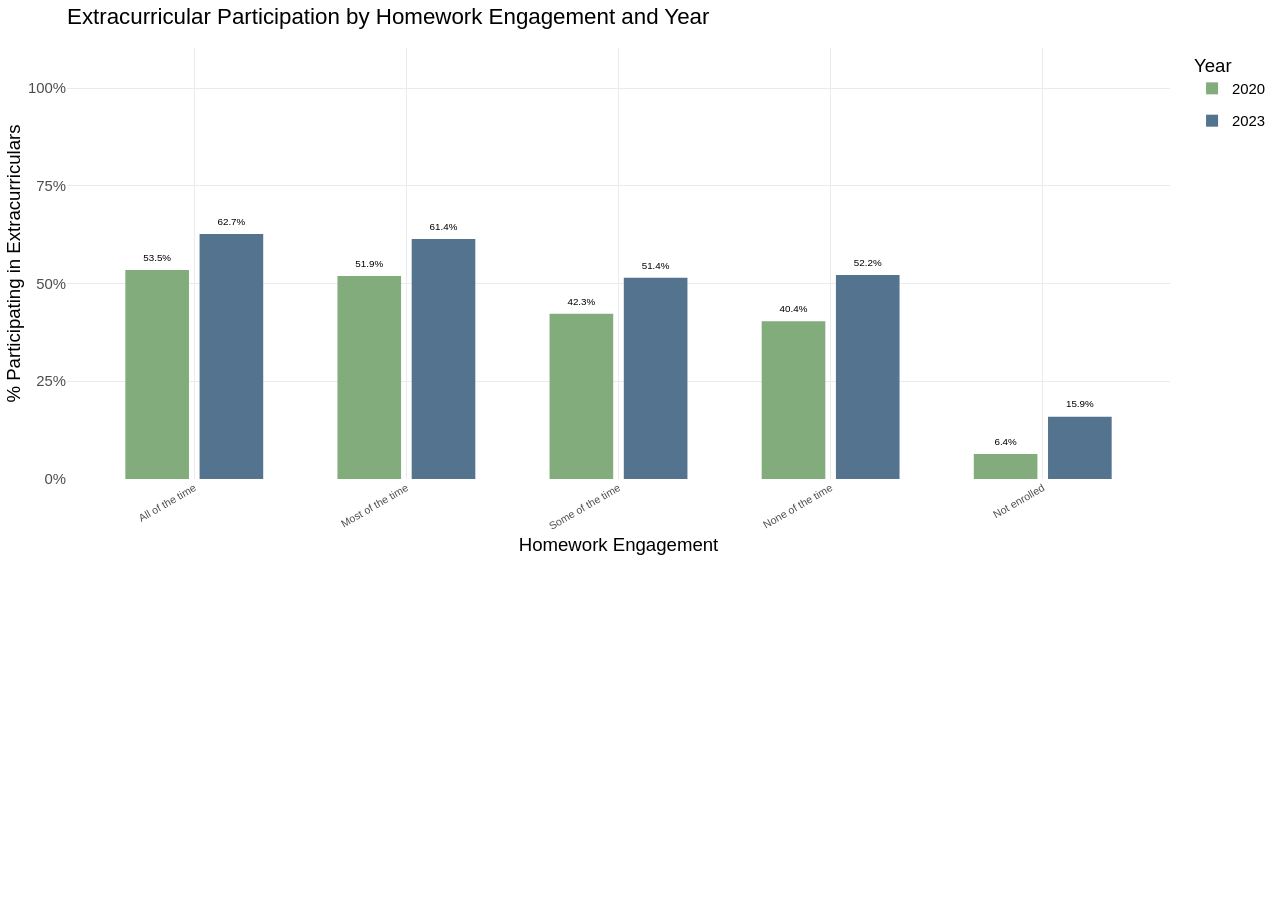
<file: assets/interactive/homework.html>
<!DOCTYPE html>
<html lang="en">
<head>
<meta charset="utf-8"/>
<style>body{background-color:white;}</style>
<script src="lib/htmlwidgets-1.6.4/htmlwidgets.js"></script>
<script src="lib/plotly-binding-4.12.0/plotly.js"></script>
<script src="lib/typedarray-0.1/typedarray.min.js"></script>
<script src="lib/jquery-3.5.1/jquery.min.js"></script>
<link href="lib/crosstalk-1.2.2/css/crosstalk.min.css" rel="stylesheet" />
<script src="lib/crosstalk-1.2.2/js/crosstalk.min.js"></script>
<link href="lib/plotly-htmlwidgets-css-2.25.2/plotly-htmlwidgets.css" rel="stylesheet" />
<script src="lib/plotly-main-2.25.2/plotly-latest.min.js"></script>
  <title>plotly</title>
</head>
<body>
<div id="htmlwidget_container">
  <div id="htmlwidget-f7835dc14ec945dbe0a1" style="width:100%;height:560px;" class="plotly html-widget"></div>
</div>
<script type="application/json" data-for="htmlwidget-f7835dc14ec945dbe0a1">{"x":{"data":[{"orientation":"v","width":[0.30000000000000004,0.29999999999999982,0.29999999999999982,0.29999999999999982,0.29999999999999893],"base":[0,0,0,0,0],"x":[0.82499999999999996,1.825,2.8250000000000002,3.8250000000000002,4.8250000000000002],"y":[0.53460945258353032,0.51928846361234393,0.42263227472298776,0.4038436922438417,0.063932259947972789],"text":["Year: 2020<br>Homework: All of the time<br>Participation: 53.5%","Year: 2020<br>Homework: Most of the time<br>Participation: 51.9%","Year: 2020<br>Homework: Some of the time<br>Participation: 42.3%","Year: 2020<br>Homework: None of the time<br>Participation: 40.4%","Year: 2020<br>Homework: Not enrolled<br>Participation: 6.4%"],"type":"bar","textposition":"none","marker":{"autocolorscale":false,"color":"rgba(130,172,124,1)","line":{"width":1.8897637795275593,"color":"transparent"}},"name":"2020","legendgroup":"2020","showlegend":true,"xaxis":"x","yaxis":"y","hoverinfo":"text","frame":null},{"orientation":"v","width":[0.30000000000000027,0.29999999999999982,0.29999999999999982,0.29999999999999893,0.29999999999999893],"base":[0,0,0,0,0],"x":[1.175,2.1749999999999998,3.1749999999999998,4.1749999999999998,5.1749999999999998],"y":[0.62653908976850803,0.61371650375825182,0.51449815117182407,0.52163034253595764,0.15944515536660189],"text":["Year: 2023<br>Homework: All of the time<br>Participation: 62.7%","Year: 2023<br>Homework: Most of the time<br>Participation: 61.4%","Year: 2023<br>Homework: Some of the time<br>Participation: 51.4%","Year: 2023<br>Homework: None of the time<br>Participation: 52.2%","Year: 2023<br>Homework: Not enrolled<br>Participation: 15.9%"],"type":"bar","textposition":"none","marker":{"autocolorscale":false,"color":"rgba(84,115,142,1)","line":{"width":1.8897637795275593,"color":"transparent"}},"name":"2023","legendgroup":"2023","showlegend":true,"xaxis":"x","yaxis":"y","hoverinfo":"text","frame":null},{"x":[0.82499999999999996,1.825,2.8250000000000002,3.8250000000000002,4.8250000000000002],"y":[0.56460945258353035,0.54928846361234396,0.45263227472298773,0.43384369224384167,0.093932259947972788],"text":["53.5%","51.9%","42.3%","40.4%","6.4%"],"hovertext":["Year: 2020<br>Homework: All of the time<br>Participation: 53.5%","Year: 2020<br>Homework: Most of the time<br>Participation: 51.9%","Year: 2020<br>Homework: Some of the time<br>Participation: 42.3%","Year: 2020<br>Homework: None of the time<br>Participation: 40.4%","Year: 2020<br>Homework: Not enrolled<br>Participation: 6.4%"],"textfont":{"size":9.8267716535433092,"color":"rgba(0,0,0,1)"},"type":"scatter","mode":"text","hoveron":"points","name":"2020","legendgroup":"2020","showlegend":false,"xaxis":"x","yaxis":"y","hoverinfo":"text","frame":null},{"x":[1.175,2.1749999999999998,3.1749999999999998,4.1749999999999998,5.1749999999999998],"y":[0.65653908976850806,0.64371650375825185,0.5444981511718241,0.55163034253595766,0.18944515536660189],"text":["62.7%","61.4%","51.4%","52.2%","15.9%"],"hovertext":["Year: 2023<br>Homework: All of the time<br>Participation: 62.7%","Year: 2023<br>Homework: Most of the time<br>Participation: 61.4%","Year: 2023<br>Homework: Some of the time<br>Participation: 51.4%","Year: 2023<br>Homework: None of the time<br>Participation: 52.2%","Year: 2023<br>Homework: Not enrolled<br>Participation: 15.9%"],"textfont":{"size":9.8267716535433092,"color":"rgba(0,0,0,1)"},"type":"scatter","mode":"text","hoveron":"points","name":"2023","legendgroup":"2023","showlegend":false,"xaxis":"x","yaxis":"y","hoverinfo":"text","frame":null}],"layout":{"margin":{"t":47.614777916147794,"r":9.2984640929846432,"b":43.171440431714416,"l":62.299709422997111},"paper_bgcolor":"rgba(255,255,255,1)","font":{"color":"rgba(0,0,0,1)","family":"","size":18.596928185969286},"title":{"text":"Extracurricular Participation by Homework Engagement and Year","font":{"color":"rgba(0,0,0,1)","family":"","size":22.316313823163149},"x":0,"xref":"paper"},"xaxis":{"domain":[0,1],"automargin":true,"type":"linear","autorange":false,"range":[0.40000000000000002,5.5999999999999996],"tickmode":"array","ticktext":["All of the time","Most of the time","Some of the time","None of the time","Not enrolled"],"tickvals":[1,2,3,4,5],"categoryorder":"array","categoryarray":["All of the time","Most of the time","Some of the time","None of the time","Not enrolled"],"nticks":null,"ticks":"","tickcolor":null,"ticklen":4.6492320464923216,"tickwidth":0,"showticklabels":true,"tickfont":{"color":"rgba(77,77,77,1)","family":"","size":10.62681610626816},"tickangle":-30,"showline":false,"linecolor":null,"linewidth":0,"showgrid":true,"gridcolor":"rgba(235,235,235,1)","gridwidth":0.8453149175440583,"zeroline":false,"anchor":"y","title":{"text":"Homework Engagement","font":{"color":"rgba(0,0,0,1)","family":"","size":18.596928185969286}},"hoverformat":".2f"},"yaxis":{"domain":[0,1],"automargin":true,"type":"linear","autorange":false,"range":[0,1.1025],"tickmode":"array","ticktext":["0%","25%","50%","75%","100%"],"tickvals":[0,0.25,0.5,0.75,1],"categoryorder":"array","categoryarray":["0%","25%","50%","75%","100%"],"nticks":null,"ticks":"","tickcolor":null,"ticklen":4.6492320464923216,"tickwidth":0,"showticklabels":true,"tickfont":{"color":"rgba(77,77,77,1)","family":"","size":14.877542548775427},"tickangle":-0,"showline":false,"linecolor":null,"linewidth":0,"showgrid":true,"gridcolor":"rgba(235,235,235,1)","gridwidth":0.8453149175440583,"zeroline":false,"anchor":"x","title":{"text":"% Participating in Extracurriculars","font":{"color":"rgba(0,0,0,1)","family":"","size":18.596928185969286}},"hoverformat":".2f"},"shapes":[],"showlegend":true,"legend":{"bgcolor":null,"bordercolor":null,"borderwidth":0,"font":{"color":"rgba(0,0,0,1)","family":"","size":14.87754254877543},"title":{"text":"Year","font":{"color":"rgba(0,0,0,1)","family":"","size":18.596928185969286}}},"hovermode":"closest","height":560,"barmode":"relative"},"config":{"doubleClick":"reset","modeBarButtonsToAdd":["hoverclosest","hovercompare"],"showSendToCloud":false},"source":"A","attrs":{"22421b4f280d":{"x":{},"y":{},"fill":{},"text":{},"type":"bar"},"224269ce7b7c":{"x":{},"y":{},"fill":{},"text":{},"label":{}}},"cur_data":"22421b4f280d","visdat":{"22421b4f280d":["function (y) ","x"],"224269ce7b7c":["function (y) ","x"]},"highlight":{"on":"plotly_click","persistent":false,"dynamic":false,"selectize":false,"opacityDim":0.20000000000000001,"selected":{"opacity":1},"debounce":0},"shinyEvents":["plotly_hover","plotly_click","plotly_selected","plotly_relayout","plotly_brushed","plotly_brushing","plotly_clickannotation","plotly_doubleclick","plotly_deselect","plotly_afterplot","plotly_sunburstclick"],"base_url":"https://plot.ly"},"evals":[],"jsHooks":[]}</script>
<script type="application/htmlwidget-sizing" data-for="htmlwidget-f7835dc14ec945dbe0a1">{"viewer":{"width":"100%","height":560,"padding":0,"fill":false},"browser":{"width":"100%","height":560,"padding":0,"fill":false}}</script>
</body>
</html>
</file>
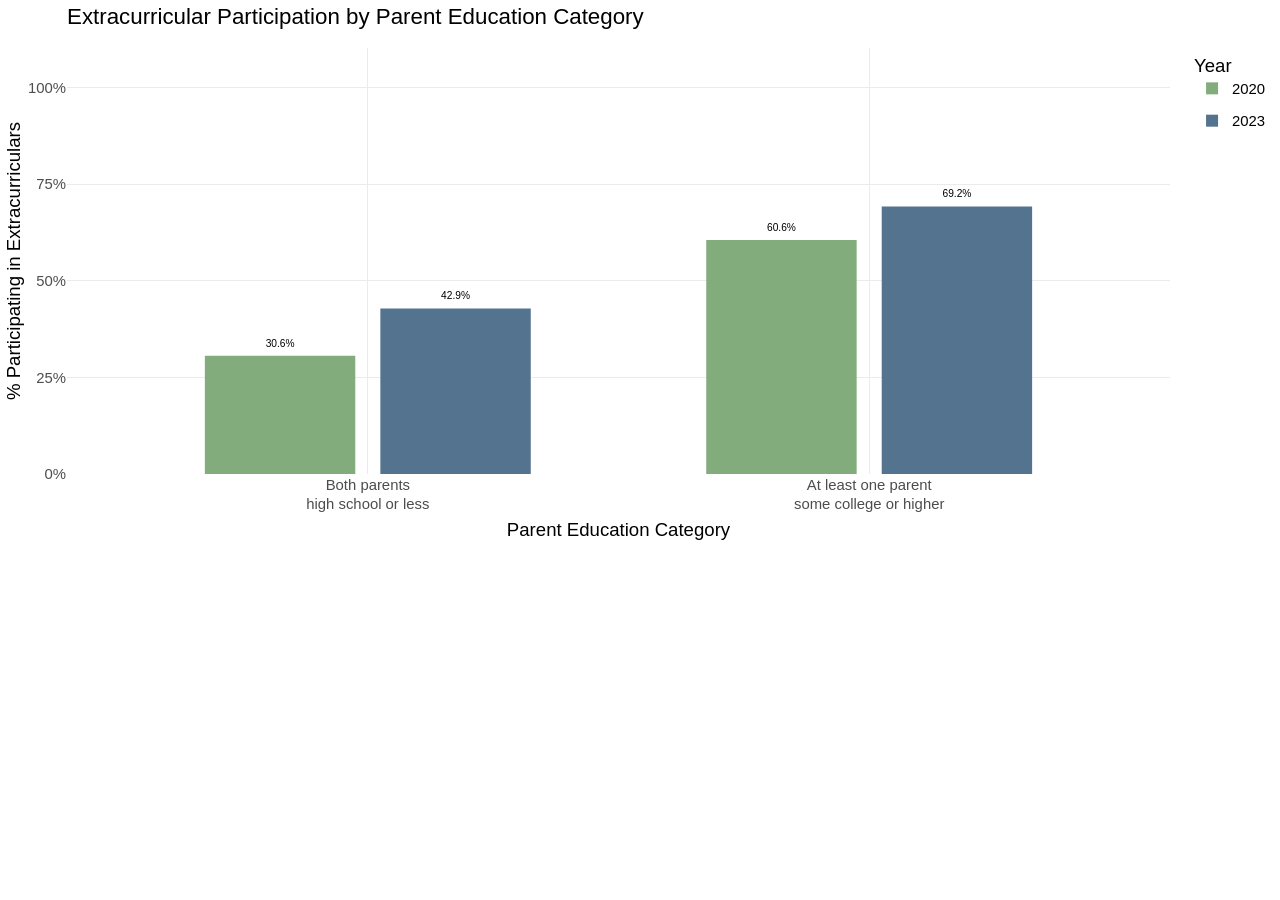
<file: assets/interactive/parent_education.html>
<!DOCTYPE html>
<html lang="en">
<head>
<meta charset="utf-8"/>
<style>body{background-color:white;}</style>
<script src="lib/htmlwidgets-1.6.4/htmlwidgets.js"></script>
<script src="lib/plotly-binding-4.12.0/plotly.js"></script>
<script src="lib/typedarray-0.1/typedarray.min.js"></script>
<script src="lib/jquery-3.5.1/jquery.min.js"></script>
<link href="lib/crosstalk-1.2.2/css/crosstalk.min.css" rel="stylesheet" />
<script src="lib/crosstalk-1.2.2/js/crosstalk.min.js"></script>
<link href="lib/plotly-htmlwidgets-css-2.25.2/plotly-htmlwidgets.css" rel="stylesheet" />
<script src="lib/plotly-main-2.25.2/plotly-latest.min.js"></script>
  <title>plotly</title>
</head>
<body>
<div id="htmlwidget_container">
  <div id="htmlwidget-49f88d20d0d9aaeff276" style="width:100%;height:540px;" class="plotly html-widget"></div>
</div>
<script type="application/json" data-for="htmlwidget-49f88d20d0d9aaeff276">{"x":{"data":[{"orientation":"v","width":[0.30000000000000004,0.29999999999999982],"base":[0,0],"x":[0.82499999999999996,1.825],"y":[0.30574264470657675,0.60590803041946739],"text":["Year: 2020<br>Parent education: Both parents high school or less<br>Participation: 30.6%","Year: 2020<br>Parent education: At least one parent some college or higher<br>Participation: 60.6%"],"type":"bar","textposition":"none","marker":{"autocolorscale":false,"color":"rgba(130,172,124,1)","line":{"width":1.8897637795275593,"color":"transparent"}},"name":"2020","legendgroup":"2020","showlegend":true,"xaxis":"x","yaxis":"y","hoverinfo":"text","frame":null},{"orientation":"v","width":[0.30000000000000027,0.29999999999999982],"base":[0,0],"x":[1.175,2.1749999999999998],"y":[0.42859115518114571,0.69223931732085053],"text":["Year: 2023<br>Parent education: Both parents high school or less<br>Participation: 42.9%","Year: 2023<br>Parent education: At least one parent some college or higher<br>Participation: 69.2%"],"type":"bar","textposition":"none","marker":{"autocolorscale":false,"color":"rgba(84,115,142,1)","line":{"width":1.8897637795275593,"color":"transparent"}},"name":"2023","legendgroup":"2023","showlegend":true,"xaxis":"x","yaxis":"y","hoverinfo":"text","frame":null},{"x":[0.82499999999999996,1.825],"y":[0.33574264470657678,0.63590803041946742],"text":["30.6%","60.6%"],"hovertext":["Year: 2020<br>Parent education: Both parents high school or less<br>Participation: 30.6%","Year: 2020<br>Parent education: At least one parent some college or higher<br>Participation: 60.6%"],"textfont":{"size":10.204724409448822,"color":"rgba(0,0,0,1)"},"type":"scatter","mode":"text","hoveron":"points","name":"2020","legendgroup":"2020","showlegend":false,"xaxis":"x","yaxis":"y","hoverinfo":"text","frame":null},{"x":[1.175,2.1749999999999998],"y":[0.45859115518114568,0.72223931732085056],"text":["42.9%","69.2%"],"hovertext":["Year: 2023<br>Parent education: Both parents high school or less<br>Participation: 42.9%","Year: 2023<br>Parent education: At least one parent some college or higher<br>Participation: 69.2%"],"textfont":{"size":10.204724409448822,"color":"rgba(0,0,0,1)"},"type":"scatter","mode":"text","hoveron":"points","name":"2023","legendgroup":"2023","showlegend":false,"xaxis":"x","yaxis":"y","hoverinfo":"text","frame":null}],"layout":{"margin":{"t":47.61477791614778,"r":9.2984640929846432,"b":47.422166874221681,"l":62.299709422997111},"paper_bgcolor":"rgba(255,255,255,1)","font":{"color":"rgba(0,0,0,1)","family":"","size":18.596928185969286},"title":{"text":"Extracurricular Participation by Parent Education Category","font":{"color":"rgba(0,0,0,1)","family":"","size":22.316313823163139},"x":0,"xref":"paper"},"xaxis":{"domain":[0,1],"automargin":true,"type":"linear","autorange":false,"range":[0.40000000000000002,2.6000000000000001],"tickmode":"array","ticktext":["Both parents<br />high school or less","At least one parent<br />some college or higher"],"tickvals":[1,2],"categoryorder":"array","categoryarray":["Both parents<br />high school or less","At least one parent<br />some college or higher"],"nticks":null,"ticks":"","tickcolor":null,"ticklen":4.6492320464923216,"tickwidth":0,"showticklabels":true,"tickfont":{"color":"rgba(77,77,77,1)","family":"","size":14.87754254877543},"tickangle":-0,"showline":false,"linecolor":null,"linewidth":0,"showgrid":true,"gridcolor":"rgba(235,235,235,1)","gridwidth":0.8453149175440583,"zeroline":false,"anchor":"y","title":{"text":"Parent Education Category","font":{"color":"rgba(0,0,0,1)","family":"","size":18.596928185969286}},"hoverformat":".2f"},"yaxis":{"domain":[0,1],"automargin":true,"type":"linear","autorange":false,"range":[0,1.1025],"tickmode":"array","ticktext":["0%","25%","50%","75%","100%"],"tickvals":[0,0.25,0.5,0.75,1],"categoryorder":"array","categoryarray":["0%","25%","50%","75%","100%"],"nticks":null,"ticks":"","tickcolor":null,"ticklen":4.6492320464923216,"tickwidth":0,"showticklabels":true,"tickfont":{"color":"rgba(77,77,77,1)","family":"","size":14.877542548775427},"tickangle":-0,"showline":false,"linecolor":null,"linewidth":0,"showgrid":true,"gridcolor":"rgba(235,235,235,1)","gridwidth":0.8453149175440583,"zeroline":false,"anchor":"x","title":{"text":"% Participating in Extracurriculars","font":{"color":"rgba(0,0,0,1)","family":"","size":18.596928185969286}},"hoverformat":".2f"},"shapes":[],"showlegend":true,"legend":{"bgcolor":null,"bordercolor":null,"borderwidth":0,"font":{"color":"rgba(0,0,0,1)","family":"","size":14.87754254877543},"title":{"text":"Year","font":{"color":"rgba(0,0,0,1)","family":"","size":18.596928185969286}}},"hovermode":"closest","height":540,"barmode":"relative"},"config":{"doubleClick":"reset","modeBarButtonsToAdd":["hoverclosest","hovercompare"],"showSendToCloud":false},"source":"A","attrs":{"2242510e9ee1":{"x":{},"y":{},"fill":{},"text":{},"type":"bar"},"224216e0ef5a":{"x":{},"y":{},"fill":{},"text":{},"label":{}}},"cur_data":"2242510e9ee1","visdat":{"2242510e9ee1":["function (y) ","x"],"224216e0ef5a":["function (y) ","x"]},"highlight":{"on":"plotly_click","persistent":false,"dynamic":false,"selectize":false,"opacityDim":0.20000000000000001,"selected":{"opacity":1},"debounce":0},"shinyEvents":["plotly_hover","plotly_click","plotly_selected","plotly_relayout","plotly_brushed","plotly_brushing","plotly_clickannotation","plotly_doubleclick","plotly_deselect","plotly_afterplot","plotly_sunburstclick"],"base_url":"https://plot.ly"},"evals":[],"jsHooks":[]}</script>
<script type="application/htmlwidget-sizing" data-for="htmlwidget-49f88d20d0d9aaeff276">{"viewer":{"width":"100%","height":540,"padding":0,"fill":false},"browser":{"width":"100%","height":540,"padding":0,"fill":false}}</script>
</body>
</html>
</file>
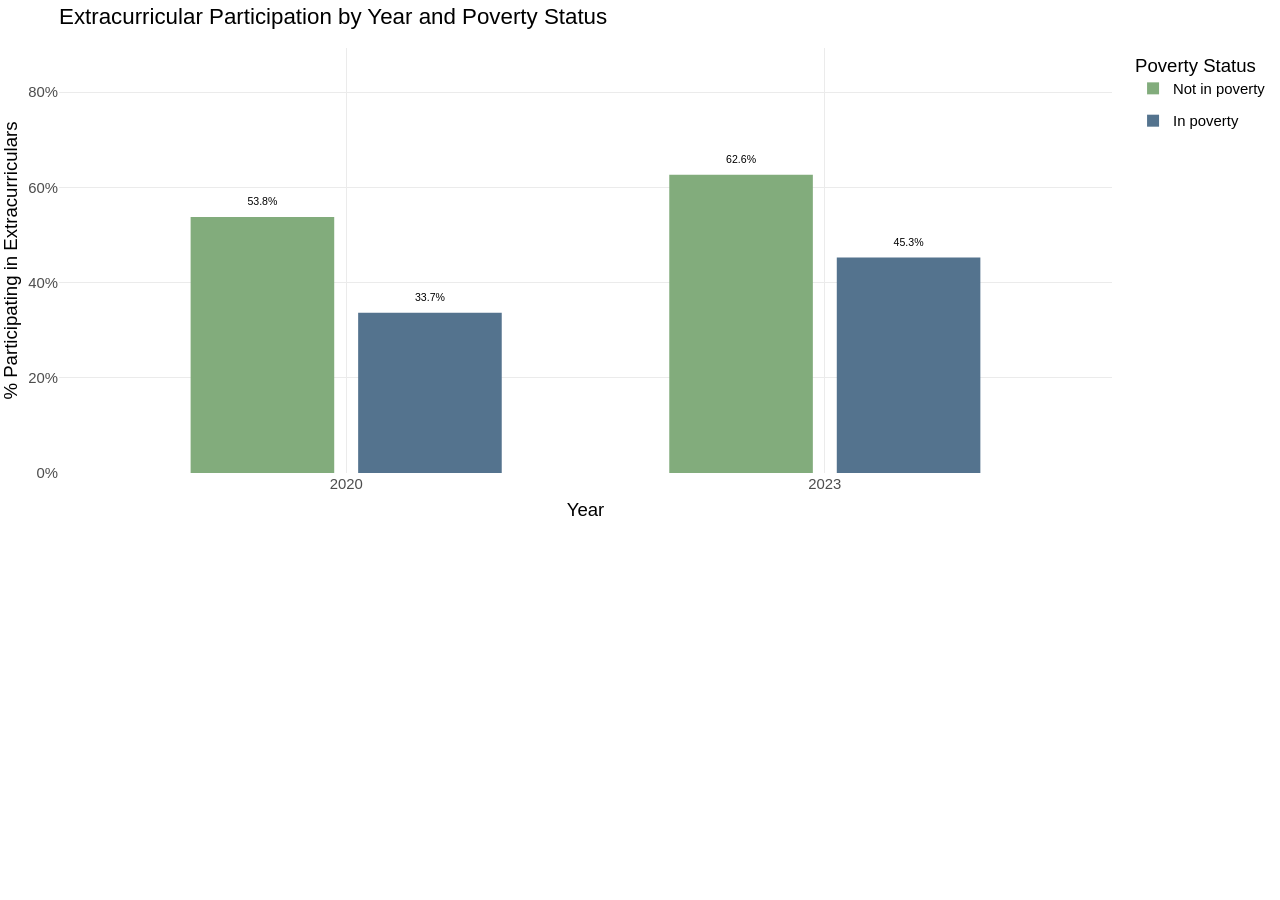
<file: assets/interactive/poverty.html>
<!DOCTYPE html>
<html lang="en">
<head>
<meta charset="utf-8"/>
<style>body{background-color:white;}</style>
<script src="lib/htmlwidgets-1.6.4/htmlwidgets.js"></script>
<script src="lib/plotly-binding-4.12.0/plotly.js"></script>
<script src="lib/typedarray-0.1/typedarray.min.js"></script>
<script src="lib/jquery-3.5.1/jquery.min.js"></script>
<link href="lib/crosstalk-1.2.2/css/crosstalk.min.css" rel="stylesheet" />
<script src="lib/crosstalk-1.2.2/js/crosstalk.min.js"></script>
<link href="lib/plotly-htmlwidgets-css-2.25.2/plotly-htmlwidgets.css" rel="stylesheet" />
<script src="lib/plotly-main-2.25.2/plotly-latest.min.js"></script>
  <title>plotly</title>
</head>
<body>
<div id="htmlwidget_container">
  <div id="htmlwidget-b3e8968848f1fb8820fa" style="width:100%;height:520px;" class="plotly html-widget"></div>
</div>
<script type="application/json" data-for="htmlwidget-b3e8968848f1fb8820fa">{"x":{"data":[{"orientation":"v","width":[0.30000000000000004,0.29999999999999982],"base":[0,0],"x":[0.82499999999999996,1.825],"y":[0.53782759635397825,0.62617080845030859],"text":["Year: 2020<br>Poverty status: Not in poverty<br>Participation: 53.8%","Year: 2023<br>Poverty status: Not in poverty<br>Participation: 62.6%"],"type":"bar","textposition":"none","marker":{"autocolorscale":false,"color":"rgba(130,172,124,1)","line":{"width":1.8897637795275593,"color":"transparent"}},"name":"Not in poverty","legendgroup":"Not in poverty","showlegend":true,"xaxis":"x","yaxis":"y","hoverinfo":"text","frame":null},{"orientation":"v","width":[0.30000000000000027,0.29999999999999982],"base":[0,0],"x":[1.175,2.1749999999999998],"y":[0.33650087403902867,0.45277740314696341],"text":["Year: 2020<br>Poverty status: In poverty<br>Participation: 33.7%","Year: 2023<br>Poverty status: In poverty<br>Participation: 45.3%"],"type":"bar","textposition":"none","marker":{"autocolorscale":false,"color":"rgba(84,115,142,1)","line":{"width":1.8897637795275593,"color":"transparent"}},"name":"In poverty","legendgroup":"In poverty","showlegend":true,"xaxis":"x","yaxis":"y","hoverinfo":"text","frame":null},{"x":[0.82499999999999996,1.825],"y":[0.56782759635397828,0.65617080845030862],"text":["53.8%","62.6%"],"hovertext":["Year: 2020<br>Poverty status: Not in poverty<br>Participation: 53.8%","Year: 2023<br>Poverty status: Not in poverty<br>Participation: 62.6%"],"textfont":{"size":10.58267716535433,"color":"rgba(0,0,0,1)"},"type":"scatter","mode":"text","hoveron":"points","name":"Not in poverty","legendgroup":"Not in poverty","showlegend":false,"xaxis":"x","yaxis":"y","hoverinfo":"text","frame":null},{"x":[1.175,2.1749999999999998],"y":[0.36650087403902865,0.48277740314696338],"text":["33.7%","45.3%"],"hovertext":["Year: 2020<br>Poverty status: In poverty<br>Participation: 33.7%","Year: 2023<br>Poverty status: In poverty<br>Participation: 45.3%"],"textfont":{"size":10.58267716535433,"color":"rgba(0,0,0,1)"},"type":"scatter","mode":"text","hoveron":"points","name":"In poverty","legendgroup":"In poverty","showlegend":false,"xaxis":"x","yaxis":"y","hoverinfo":"text","frame":null}],"layout":{"margin":{"t":47.61477791614778,"r":9.2984640929846432,"b":47.422166874221681,"l":54.860938148609392},"paper_bgcolor":"rgba(255,255,255,1)","font":{"color":"rgba(0,0,0,1)","family":"","size":18.596928185969286},"title":{"text":"Extracurricular Participation by Year and Poverty Status","font":{"color":"rgba(0,0,0,1)","family":"","size":22.316313823163139},"x":0,"xref":"paper"},"xaxis":{"domain":[0,1],"automargin":true,"type":"linear","autorange":false,"range":[0.40000000000000002,2.6000000000000001],"tickmode":"array","ticktext":["2020","2023"],"tickvals":[1,2],"categoryorder":"array","categoryarray":["2020","2023"],"nticks":null,"ticks":"","tickcolor":null,"ticklen":4.6492320464923216,"tickwidth":0,"showticklabels":true,"tickfont":{"color":"rgba(77,77,77,1)","family":"","size":14.87754254877543},"tickangle":-0,"showline":false,"linecolor":null,"linewidth":0,"showgrid":true,"gridcolor":"rgba(235,235,235,1)","gridwidth":0.8453149175440583,"zeroline":false,"anchor":"y","title":{"text":"Year","font":{"color":"rgba(0,0,0,1)","family":"","size":18.596928185969286}},"hoverformat":".2f"},"yaxis":{"domain":[0,1],"automargin":true,"type":"linear","autorange":false,"range":[0,0.89249999999999996],"tickmode":"array","ticktext":["0%","20%","40%","60%","80%"],"tickvals":[0,0.20000000000000001,0.40000000000000002,0.60000000000000009,0.80000000000000004],"categoryorder":"array","categoryarray":["0%","20%","40%","60%","80%"],"nticks":null,"ticks":"","tickcolor":null,"ticklen":4.6492320464923216,"tickwidth":0,"showticklabels":true,"tickfont":{"color":"rgba(77,77,77,1)","family":"","size":14.877542548775427},"tickangle":-0,"showline":false,"linecolor":null,"linewidth":0,"showgrid":true,"gridcolor":"rgba(235,235,235,1)","gridwidth":0.8453149175440583,"zeroline":false,"anchor":"x","title":{"text":"% Participating in Extracurriculars","font":{"color":"rgba(0,0,0,1)","family":"","size":18.596928185969286}},"hoverformat":".2f"},"shapes":[],"showlegend":true,"legend":{"bgcolor":null,"bordercolor":null,"borderwidth":0,"font":{"color":"rgba(0,0,0,1)","family":"","size":14.87754254877543},"title":{"text":"Poverty Status","font":{"color":"rgba(0,0,0,1)","family":"","size":18.596928185969286}}},"hovermode":"closest","height":520,"barmode":"relative"},"config":{"doubleClick":"reset","modeBarButtonsToAdd":["hoverclosest","hovercompare"],"showSendToCloud":false},"source":"A","attrs":{"2242217c806":{"x":{},"y":{},"fill":{},"text":{},"type":"bar"},"2242674d02fc":{"x":{},"y":{},"fill":{},"text":{},"label":{}}},"cur_data":"2242217c806","visdat":{"2242217c806":["function (y) ","x"],"2242674d02fc":["function (y) ","x"]},"highlight":{"on":"plotly_click","persistent":false,"dynamic":false,"selectize":false,"opacityDim":0.20000000000000001,"selected":{"opacity":1},"debounce":0},"shinyEvents":["plotly_hover","plotly_click","plotly_selected","plotly_relayout","plotly_brushed","plotly_brushing","plotly_clickannotation","plotly_doubleclick","plotly_deselect","plotly_afterplot","plotly_sunburstclick"],"base_url":"https://plot.ly"},"evals":[],"jsHooks":[]}</script>
<script type="application/htmlwidget-sizing" data-for="htmlwidget-b3e8968848f1fb8820fa">{"viewer":{"width":"100%","height":520,"padding":0,"fill":false},"browser":{"width":"100%","height":520,"padding":0,"fill":false}}</script>
</body>
</html>
</file>
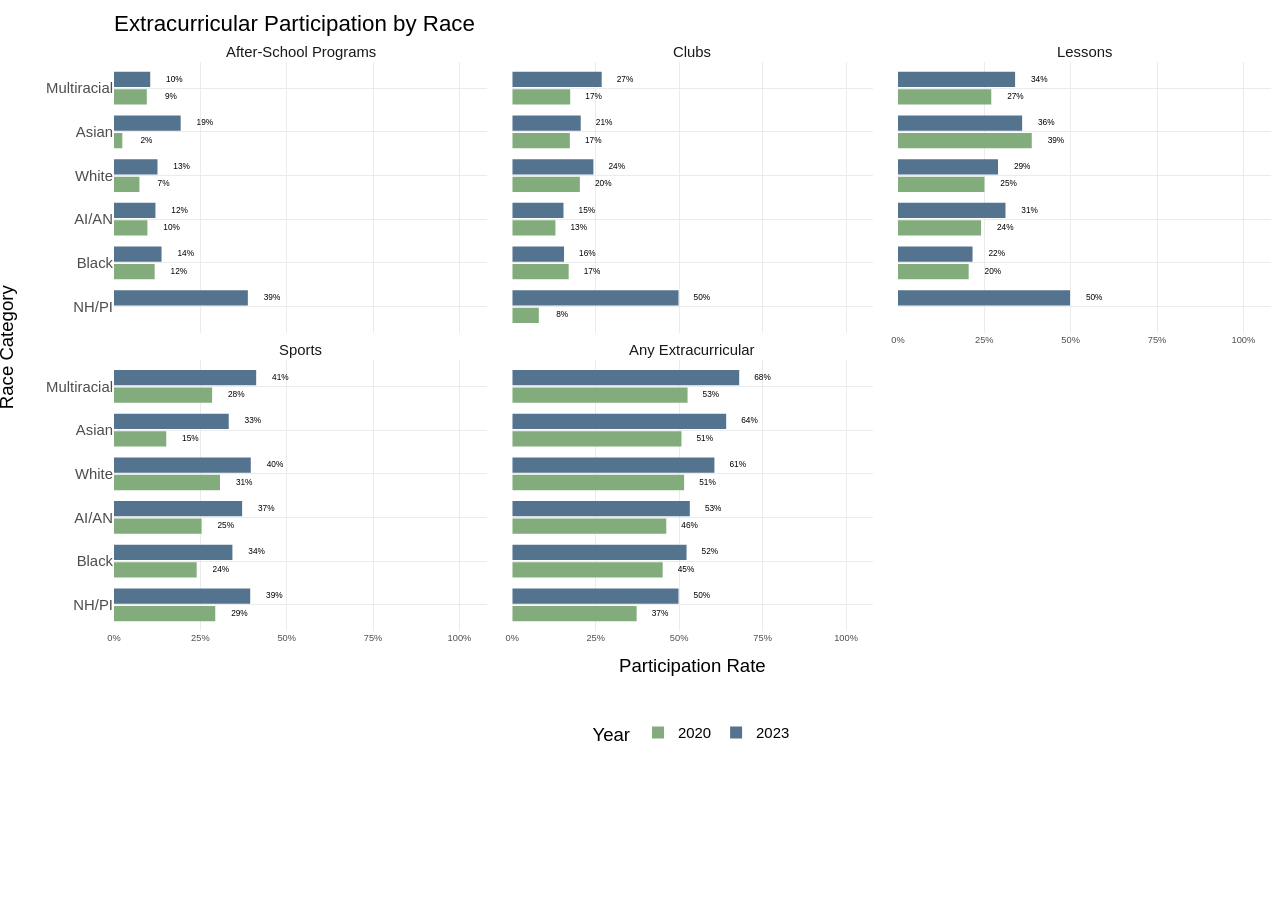
<file: assets/interactive/race.html>
<!DOCTYPE html>
<html lang="en">
<head>
<meta charset="utf-8"/>
<style>body{background-color:white;}</style>
<script src="lib/htmlwidgets-1.6.4/htmlwidgets.js"></script>
<script src="lib/plotly-binding-4.12.0/plotly.js"></script>
<script src="lib/typedarray-0.1/typedarray.min.js"></script>
<script src="lib/jquery-3.5.1/jquery.min.js"></script>
<link href="lib/crosstalk-1.2.2/css/crosstalk.min.css" rel="stylesheet" />
<script src="lib/crosstalk-1.2.2/js/crosstalk.min.js"></script>
<link href="lib/plotly-htmlwidgets-css-2.25.2/plotly-htmlwidgets.css" rel="stylesheet" />
<script src="lib/plotly-main-2.25.2/plotly-latest.min.js"></script>
  <title>plotly</title>
</head>
<body>
<div id="htmlwidget_container">
  <div id="htmlwidget-868241a6a14cc133d368" style="width:100%;height:760px;" class="plotly html-widget"></div>
</div>
<script type="application/json" data-for="htmlwidget-868241a6a14cc133d368">{"x":{"data":[{"orientation":"v","width":[0.096721754435578192,0.024061761743490225,0.11773476959839566,0.094983720909096875,0,0.073598260877020386],"base":[2.625,4.625,1.625,5.625,0.625,3.625],"x":[0.048360877217789096,0.012030880871745113,0.058867384799197828,0.047491860454548437,0,0.036799130438510193],"y":[0.34999999999999964,0.34999999999999964,0.35000000000000009,0.34999999999999964,0.35000000000000009,0.34999999999999964],"text":["Year: 2020<br>Race: AI/AN<br>Activity: After-School Programs<br>Participation: 9.7%","Year: 2020<br>Race: Asian<br>Activity: After-School Programs<br>Participation: 2.4%","Year: 2020<br>Race: Black<br>Activity: After-School Programs<br>Participation: 11.8%","Year: 2020<br>Race: Multiracial<br>Activity: After-School Programs<br>Participation: 9.5%","Year: 2020<br>Race: NH/PI<br>Activity: After-School Programs<br>Participation: 0.0%","Year: 2020<br>Race: White<br>Activity: After-School Programs<br>Participation: 7.4%"],"type":"bar","textposition":"none","marker":{"autocolorscale":false,"color":"rgba(130,172,124,1)","line":{"width":1.8897637795275593,"color":"transparent"}},"name":"2020","legendgroup":"2020","showlegend":true,"xaxis":"x","yaxis":"y","hoverinfo":"text","frame":null},{"orientation":"v","width":[0.12927692875232216,0.17247120933957644,0.16899844591160096,0.17361497324046987,0.079522174110953373,0.20251945658013079],"base":[2.625,4.625,1.625,5.625,0.625,3.625],"x":[0.064638464376161081,0.086235604669788218,0.084499222955800479,0.086807486620234936,0.039761087055476686,0.1012597282900654],"y":[0.34999999999999964,0.34999999999999964,0.35000000000000009,0.34999999999999964,0.35000000000000009,0.34999999999999964],"text":["Year: 2020<br>Race: AI/AN<br>Activity: Clubs<br>Participation: 12.9%","Year: 2020<br>Race: Asian<br>Activity: Clubs<br>Participation: 17.2%","Year: 2020<br>Race: Black<br>Activity: Clubs<br>Participation: 16.9%","Year: 2020<br>Race: Multiracial<br>Activity: Clubs<br>Participation: 17.4%","Year: 2020<br>Race: NH/PI<br>Activity: Clubs<br>Participation: 8.0%","Year: 2020<br>Race: White<br>Activity: Clubs<br>Participation: 20.3%"],"type":"bar","textposition":"none","marker":{"autocolorscale":false,"color":"rgba(130,172,124,1)","line":{"width":1.8897637795275593,"color":"transparent"}},"name":"2020","legendgroup":"2020","showlegend":false,"xaxis":"x2","yaxis":"y","hoverinfo":"text","frame":null},{"orientation":"v","width":[0.24066432724869316,0.38747837614375308,0.20478582623898742,0.27018173464887019,0,0.25047817932081345],"base":[2.625,4.625,1.625,5.625,0.625,3.625],"x":[0.12033216362434658,0.19373918807187654,0.10239291311949371,0.13509086732443509,0,0.12523908966040673],"y":[0.34999999999999964,0.34999999999999964,0.35000000000000009,0.34999999999999964,0.35000000000000009,0.34999999999999964],"text":["Year: 2020<br>Race: AI/AN<br>Activity: Lessons<br>Participation: 24.1%","Year: 2020<br>Race: Asian<br>Activity: Lessons<br>Participation: 38.7%","Year: 2020<br>Race: Black<br>Activity: Lessons<br>Participation: 20.5%","Year: 2020<br>Race: Multiracial<br>Activity: Lessons<br>Participation: 27.0%","Year: 2020<br>Race: NH/PI<br>Activity: Lessons<br>Participation: 0.0%","Year: 2020<br>Race: White<br>Activity: Lessons<br>Participation: 25.0%"],"type":"bar","textposition":"none","marker":{"autocolorscale":false,"color":"rgba(130,172,124,1)","line":{"width":1.8897637795275593,"color":"transparent"}},"name":"2020","legendgroup":"2020","showlegend":false,"xaxis":"x3","yaxis":"y","hoverinfo":"text","frame":null},{"orientation":"v","width":[0.25356602784054944,0.15124410093862353,0.23930206526330189,0.28404557290738924,0.29314825894324248,0.30689339196977655],"base":[2.625,4.625,1.625,5.625,0.625,3.625],"x":[0.12678301392027472,0.075622050469311766,0.11965103263165094,0.14202278645369462,0.14657412947162124,0.15344669598488828],"y":[0.34999999999999964,0.34999999999999964,0.35000000000000009,0.34999999999999964,0.35000000000000009,0.34999999999999964],"text":["Year: 2020<br>Race: AI/AN<br>Activity: Sports<br>Participation: 25.4%","Year: 2020<br>Race: Asian<br>Activity: Sports<br>Participation: 15.1%","Year: 2020<br>Race: Black<br>Activity: Sports<br>Participation: 23.9%","Year: 2020<br>Race: Multiracial<br>Activity: Sports<br>Participation: 28.4%","Year: 2020<br>Race: NH/PI<br>Activity: Sports<br>Participation: 29.3%","Year: 2020<br>Race: White<br>Activity: Sports<br>Participation: 30.7%"],"type":"bar","textposition":"none","marker":{"autocolorscale":false,"color":"rgba(130,172,124,1)","line":{"width":1.8897637795275593,"color":"transparent"}},"name":"2020","legendgroup":"2020","showlegend":false,"xaxis":"x","yaxis":"y2","hoverinfo":"text","frame":null},{"orientation":"v","width":[0.4614346251010048,0.50693298446562562,0.45064567953555257,0.52523728978829565,0.37267043305419589,0.51491325507373409],"base":[2.625,4.625,1.625,5.625,0.625,3.625],"x":[0.2307173125505024,0.25346649223281281,0.22532283976777628,0.26261864489414782,0.18633521652709795,0.25745662753686704],"y":[0.34999999999999964,0.34999999999999964,0.35000000000000009,0.34999999999999964,0.35000000000000009,0.34999999999999964],"text":["Year: 2020<br>Race: AI/AN<br>Activity: Any Extracurricular<br>Participation: 46.1%","Year: 2020<br>Race: Asian<br>Activity: Any Extracurricular<br>Participation: 50.7%","Year: 2020<br>Race: Black<br>Activity: Any Extracurricular<br>Participation: 45.1%","Year: 2020<br>Race: Multiracial<br>Activity: Any Extracurricular<br>Participation: 52.5%","Year: 2020<br>Race: NH/PI<br>Activity: Any Extracurricular<br>Participation: 37.3%","Year: 2020<br>Race: White<br>Activity: Any Extracurricular<br>Participation: 51.5%"],"type":"bar","textposition":"none","marker":{"autocolorscale":false,"color":"rgba(130,172,124,1)","line":{"width":1.8897637795275593,"color":"transparent"}},"name":"2020","legendgroup":"2020","showlegend":false,"xaxis":"x2","yaxis":"y2","hoverinfo":"text","frame":null},{"orientation":"v","width":[0.11994227015344162,0.19299669138065798,0.13766297610797715,0.10484744351437485,0.38748715040009407,0.12589856592989493],"base":[3.0250000000000004,5.0250000000000004,2.0250000000000004,6.0250000000000004,1.0249999999999999,4.0250000000000004],"x":[0.059971135076720812,0.096498345690328988,0.068831488053988574,0.052423721757187423,0.19374357520004704,0.062949282964947464],"y":[0.34999999999999964,0.34999999999999964,0.34999999999999964,0.34999999999999964,0.35000000000000009,0.34999999999999964],"text":["Year: 2023<br>Race: AI/AN<br>Activity: After-School Programs<br>Participation: 12.0%","Year: 2023<br>Race: Asian<br>Activity: After-School Programs<br>Participation: 19.3%","Year: 2023<br>Race: Black<br>Activity: After-School Programs<br>Participation: 13.8%","Year: 2023<br>Race: Multiracial<br>Activity: After-School Programs<br>Participation: 10.5%","Year: 2023<br>Race: NH/PI<br>Activity: After-School Programs<br>Participation: 38.7%","Year: 2023<br>Race: White<br>Activity: After-School Programs<br>Participation: 12.6%"],"type":"bar","textposition":"none","marker":{"autocolorscale":false,"color":"rgba(84,115,142,1)","line":{"width":1.8897637795275593,"color":"transparent"}},"name":"2023","legendgroup":"2023","showlegend":true,"xaxis":"x","yaxis":"y","hoverinfo":"text","frame":null},{"orientation":"v","width":[0.1534705417735325,0.20511082372768966,0.15512636984428174,0.26798632444220832,0.49816187123593292,0.24307398845615813],"base":[3.0250000000000004,5.0250000000000004,2.0250000000000004,6.0250000000000004,1.0249999999999999,4.0250000000000004],"x":[0.076735270886766252,0.10255541186384483,0.077563184922140871,0.13399316222110416,0.24908093561796646,0.12153699422807906],"y":[0.34999999999999964,0.34999999999999964,0.34999999999999964,0.34999999999999964,0.35000000000000009,0.34999999999999964],"text":["Year: 2023<br>Race: AI/AN<br>Activity: Clubs<br>Participation: 15.3%","Year: 2023<br>Race: Asian<br>Activity: Clubs<br>Participation: 20.5%","Year: 2023<br>Race: Black<br>Activity: Clubs<br>Participation: 15.5%","Year: 2023<br>Race: Multiracial<br>Activity: Clubs<br>Participation: 26.8%","Year: 2023<br>Race: NH/PI<br>Activity: Clubs<br>Participation: 49.8%","Year: 2023<br>Race: White<br>Activity: Clubs<br>Participation: 24.3%"],"type":"bar","textposition":"none","marker":{"autocolorscale":false,"color":"rgba(84,115,142,1)","line":{"width":1.8897637795275593,"color":"transparent"}},"name":"2023","legendgroup":"2023","showlegend":false,"xaxis":"x2","yaxis":"y","hoverinfo":"text","frame":null},{"orientation":"v","width":[0.31131660292606633,0.35955696044263968,0.21597136380611967,0.33916678154586094,0.49816187123593292,0.28974986912173606],"base":[3.0250000000000004,5.0250000000000004,2.0250000000000004,6.0250000000000004,1.0249999999999999,4.0250000000000004],"x":[0.15565830146303317,0.17977848022131984,0.10798568190305984,0.16958339077293047,0.24908093561796646,0.14487493456086803],"y":[0.34999999999999964,0.34999999999999964,0.34999999999999964,0.34999999999999964,0.35000000000000009,0.34999999999999964],"text":["Year: 2023<br>Race: AI/AN<br>Activity: Lessons<br>Participation: 31.1%","Year: 2023<br>Race: Asian<br>Activity: Lessons<br>Participation: 36.0%","Year: 2023<br>Race: Black<br>Activity: Lessons<br>Participation: 21.6%","Year: 2023<br>Race: Multiracial<br>Activity: Lessons<br>Participation: 33.9%","Year: 2023<br>Race: NH/PI<br>Activity: Lessons<br>Participation: 49.8%","Year: 2023<br>Race: White<br>Activity: Lessons<br>Participation: 29.0%"],"type":"bar","textposition":"none","marker":{"autocolorscale":false,"color":"rgba(84,115,142,1)","line":{"width":1.8897637795275593,"color":"transparent"}},"name":"2023","legendgroup":"2023","showlegend":false,"xaxis":"x3","yaxis":"y","hoverinfo":"text","frame":null},{"orientation":"v","width":[0.37093758798641008,0.33216027985091789,0.34278869120247785,0.41159476287419328,0.39435574752343311,0.39599836142838124],"base":[3.0250000000000004,5.0250000000000004,2.0250000000000004,6.0250000000000004,1.0249999999999999,4.0250000000000004],"x":[0.18546879399320504,0.16608013992545895,0.17139434560123892,0.20579738143709664,0.19717787376171655,0.19799918071419062],"y":[0.34999999999999964,0.34999999999999964,0.34999999999999964,0.34999999999999964,0.35000000000000009,0.34999999999999964],"text":["Year: 2023<br>Race: AI/AN<br>Activity: Sports<br>Participation: 37.1%","Year: 2023<br>Race: Asian<br>Activity: Sports<br>Participation: 33.2%","Year: 2023<br>Race: Black<br>Activity: Sports<br>Participation: 34.3%","Year: 2023<br>Race: Multiracial<br>Activity: Sports<br>Participation: 41.2%","Year: 2023<br>Race: NH/PI<br>Activity: Sports<br>Participation: 39.4%","Year: 2023<br>Race: White<br>Activity: Sports<br>Participation: 39.6%"],"type":"bar","textposition":"none","marker":{"autocolorscale":false,"color":"rgba(84,115,142,1)","line":{"width":1.8897637795275593,"color":"transparent"}},"name":"2023","legendgroup":"2023","showlegend":false,"xaxis":"x","yaxis":"y2","hoverinfo":"text","frame":null},{"orientation":"v","width":[0.53199320472290945,0.64093695584494159,0.52218551876212937,0.67991916034836575,0.49816187123593292,0.60563944502136591],"base":[3.0250000000000004,5.0250000000000004,2.0250000000000004,6.0250000000000004,1.0249999999999999,4.0250000000000004],"x":[0.26599660236145473,0.3204684779224708,0.26109275938106469,0.33995958017418287,0.24908093561796646,0.30281972251068295],"y":[0.34999999999999964,0.34999999999999964,0.34999999999999964,0.34999999999999964,0.35000000000000009,0.34999999999999964],"text":["Year: 2023<br>Race: AI/AN<br>Activity: Any Extracurricular<br>Participation: 53.2%","Year: 2023<br>Race: Asian<br>Activity: Any Extracurricular<br>Participation: 64.1%","Year: 2023<br>Race: Black<br>Activity: Any Extracurricular<br>Participation: 52.2%","Year: 2023<br>Race: Multiracial<br>Activity: Any Extracurricular<br>Participation: 68.0%","Year: 2023<br>Race: NH/PI<br>Activity: Any Extracurricular<br>Participation: 49.8%","Year: 2023<br>Race: White<br>Activity: Any Extracurricular<br>Participation: 60.6%"],"type":"bar","textposition":"none","marker":{"autocolorscale":false,"color":"rgba(84,115,142,1)","line":{"width":1.8897637795275593,"color":"transparent"}},"name":"2023","legendgroup":"2023","showlegend":false,"xaxis":"x2","yaxis":"y2","hoverinfo":"text","frame":null},{"x":[0.16672175443557818,0.094061761743490235,0.18773476959839566,0.16498372090909688,null,0.14359826087702038],"y":[2.7999999999999998,4.7999999999999998,1.8,5.7999999999999998,0.80000000000000004,3.7999999999999998],"text":["10%","2%","12%","9%","","7%"],"hovertext":["Year: 2020<br>Race: AI/AN<br>Activity: After-School Programs<br>Participation: 9.7%","Year: 2020<br>Race: Asian<br>Activity: After-School Programs<br>Participation: 2.4%","Year: 2020<br>Race: Black<br>Activity: After-School Programs<br>Participation: 11.8%","Year: 2020<br>Race: Multiracial<br>Activity: After-School Programs<br>Participation: 9.5%","Year: 2020<br>Race: NH/PI<br>Activity: After-School Programs<br>Participation: 0.0%","Year: 2020<br>Race: White<br>Activity: After-School Programs<br>Participation: 7.4%"],"textfont":{"size":8.3149606299212611,"color":"rgba(0,0,0,1)"},"type":"scatter","mode":"text","hoveron":"points","name":"2020","legendgroup":"2020","showlegend":false,"xaxis":"x","yaxis":"y","hoverinfo":"text","frame":null},{"x":[0.19927692875232217,0.24247120933957644,0.23899844591160097,0.24361497324046988,0.14952217411095337,0.27251945658013077],"y":[2.7999999999999998,4.7999999999999998,1.8,5.7999999999999998,0.80000000000000004,3.7999999999999998],"text":["13%","17%","17%","17%","8%","20%"],"hovertext":["Year: 2020<br>Race: AI/AN<br>Activity: Clubs<br>Participation: 12.9%","Year: 2020<br>Race: Asian<br>Activity: Clubs<br>Participation: 17.2%","Year: 2020<br>Race: Black<br>Activity: Clubs<br>Participation: 16.9%","Year: 2020<br>Race: Multiracial<br>Activity: Clubs<br>Participation: 17.4%","Year: 2020<br>Race: NH/PI<br>Activity: Clubs<br>Participation: 8.0%","Year: 2020<br>Race: White<br>Activity: Clubs<br>Participation: 20.3%"],"textfont":{"size":8.3149606299212611,"color":"rgba(0,0,0,1)"},"type":"scatter","mode":"text","hoveron":"points","name":"2020","legendgroup":"2020","showlegend":false,"xaxis":"x2","yaxis":"y","hoverinfo":"text","frame":null},{"x":[0.3106643272486932,0.45747837614375308,0.2747858262389874,0.34018173464887019,null,0.32047817932081346],"y":[2.7999999999999998,4.7999999999999998,1.8,5.7999999999999998,0.80000000000000004,3.7999999999999998],"text":["24%","39%","20%","27%","","25%"],"hovertext":["Year: 2020<br>Race: AI/AN<br>Activity: Lessons<br>Participation: 24.1%","Year: 2020<br>Race: Asian<br>Activity: Lessons<br>Participation: 38.7%","Year: 2020<br>Race: Black<br>Activity: Lessons<br>Participation: 20.5%","Year: 2020<br>Race: Multiracial<br>Activity: Lessons<br>Participation: 27.0%","Year: 2020<br>Race: NH/PI<br>Activity: Lessons<br>Participation: 0.0%","Year: 2020<br>Race: White<br>Activity: Lessons<br>Participation: 25.0%"],"textfont":{"size":8.3149606299212611,"color":"rgba(0,0,0,1)"},"type":"scatter","mode":"text","hoveron":"points","name":"2020","legendgroup":"2020","showlegend":false,"xaxis":"x3","yaxis":"y","hoverinfo":"text","frame":null},{"x":[0.32356602784054944,0.22124410093862354,0.3093020652633019,0.35404557290738925,0.36314825894324249,0.37689339196977656],"y":[2.7999999999999998,4.7999999999999998,1.8,5.7999999999999998,0.80000000000000004,3.7999999999999998],"text":["25%","15%","24%","28%","29%","31%"],"hovertext":["Year: 2020<br>Race: AI/AN<br>Activity: Sports<br>Participation: 25.4%","Year: 2020<br>Race: Asian<br>Activity: Sports<br>Participation: 15.1%","Year: 2020<br>Race: Black<br>Activity: Sports<br>Participation: 23.9%","Year: 2020<br>Race: Multiracial<br>Activity: Sports<br>Participation: 28.4%","Year: 2020<br>Race: NH/PI<br>Activity: Sports<br>Participation: 29.3%","Year: 2020<br>Race: White<br>Activity: Sports<br>Participation: 30.7%"],"textfont":{"size":8.3149606299212611,"color":"rgba(0,0,0,1)"},"type":"scatter","mode":"text","hoveron":"points","name":"2020","legendgroup":"2020","showlegend":false,"xaxis":"x","yaxis":"y2","hoverinfo":"text","frame":null},{"x":[0.53143462510100481,0.57693298446562569,0.52064567953555252,0.5952372897882956,0.4426704330541959,0.58491325507373415],"y":[2.7999999999999998,4.7999999999999998,1.8,5.7999999999999998,0.80000000000000004,3.7999999999999998],"text":["46%","51%","45%","53%","37%","51%"],"hovertext":["Year: 2020<br>Race: AI/AN<br>Activity: Any Extracurricular<br>Participation: 46.1%","Year: 2020<br>Race: Asian<br>Activity: Any Extracurricular<br>Participation: 50.7%","Year: 2020<br>Race: Black<br>Activity: Any Extracurricular<br>Participation: 45.1%","Year: 2020<br>Race: Multiracial<br>Activity: Any Extracurricular<br>Participation: 52.5%","Year: 2020<br>Race: NH/PI<br>Activity: Any Extracurricular<br>Participation: 37.3%","Year: 2020<br>Race: White<br>Activity: Any Extracurricular<br>Participation: 51.5%"],"textfont":{"size":8.3149606299212611,"color":"rgba(0,0,0,1)"},"type":"scatter","mode":"text","hoveron":"points","name":"2020","legendgroup":"2020","showlegend":false,"xaxis":"x2","yaxis":"y2","hoverinfo":"text","frame":null},{"x":[0.18994227015344162,0.26299669138065795,0.20766297610797715,0.17484744351437487,0.45748715040009408,0.19589856592989494],"y":[3.2000000000000002,5.2000000000000002,2.2000000000000002,6.2000000000000002,1.2,4.2000000000000002],"text":["12%","19%","14%","10%","39%","13%"],"hovertext":["Year: 2023<br>Race: AI/AN<br>Activity: After-School Programs<br>Participation: 12.0%","Year: 2023<br>Race: Asian<br>Activity: After-School Programs<br>Participation: 19.3%","Year: 2023<br>Race: Black<br>Activity: After-School Programs<br>Participation: 13.8%","Year: 2023<br>Race: Multiracial<br>Activity: After-School Programs<br>Participation: 10.5%","Year: 2023<br>Race: NH/PI<br>Activity: After-School Programs<br>Participation: 38.7%","Year: 2023<br>Race: White<br>Activity: After-School Programs<br>Participation: 12.6%"],"textfont":{"size":8.3149606299212611,"color":"rgba(0,0,0,1)"},"type":"scatter","mode":"text","hoveron":"points","name":"2023","legendgroup":"2023","showlegend":false,"xaxis":"x","yaxis":"y","hoverinfo":"text","frame":null},{"x":[0.22347054177353251,0.27511082372768969,0.22512636984428175,0.33798632444220833,0.56816187123593287,0.31307398845615814],"y":[3.2000000000000002,5.2000000000000002,2.2000000000000002,6.2000000000000002,1.2,4.2000000000000002],"text":["15%","21%","16%","27%","50%","24%"],"hovertext":["Year: 2023<br>Race: AI/AN<br>Activity: Clubs<br>Participation: 15.3%","Year: 2023<br>Race: Asian<br>Activity: Clubs<br>Participation: 20.5%","Year: 2023<br>Race: Black<br>Activity: Clubs<br>Participation: 15.5%","Year: 2023<br>Race: Multiracial<br>Activity: Clubs<br>Participation: 26.8%","Year: 2023<br>Race: NH/PI<br>Activity: Clubs<br>Participation: 49.8%","Year: 2023<br>Race: White<br>Activity: Clubs<br>Participation: 24.3%"],"textfont":{"size":8.3149606299212611,"color":"rgba(0,0,0,1)"},"type":"scatter","mode":"text","hoveron":"points","name":"2023","legendgroup":"2023","showlegend":false,"xaxis":"x2","yaxis":"y","hoverinfo":"text","frame":null},{"x":[0.38131660292606634,0.42955696044263969,0.28597136380611965,0.40916678154586095,0.56816187123593287,0.35974986912173607],"y":[3.2000000000000002,5.2000000000000002,2.2000000000000002,6.2000000000000002,1.2,4.2000000000000002],"text":["31%","36%","22%","34%","50%","29%"],"hovertext":["Year: 2023<br>Race: AI/AN<br>Activity: Lessons<br>Participation: 31.1%","Year: 2023<br>Race: Asian<br>Activity: Lessons<br>Participation: 36.0%","Year: 2023<br>Race: Black<br>Activity: Lessons<br>Participation: 21.6%","Year: 2023<br>Race: Multiracial<br>Activity: Lessons<br>Participation: 33.9%","Year: 2023<br>Race: NH/PI<br>Activity: Lessons<br>Participation: 49.8%","Year: 2023<br>Race: White<br>Activity: Lessons<br>Participation: 29.0%"],"textfont":{"size":8.3149606299212611,"color":"rgba(0,0,0,1)"},"type":"scatter","mode":"text","hoveron":"points","name":"2023","legendgroup":"2023","showlegend":false,"xaxis":"x3","yaxis":"y","hoverinfo":"text","frame":null},{"x":[0.44093758798641008,0.4021602798509179,0.41278869120247785,0.48159476287419328,0.46435574752343312,0.46599836142838125],"y":[3.2000000000000002,5.2000000000000002,2.2000000000000002,6.2000000000000002,1.2,4.2000000000000002],"text":["37%","33%","34%","41%","39%","40%"],"hovertext":["Year: 2023<br>Race: AI/AN<br>Activity: Sports<br>Participation: 37.1%","Year: 2023<br>Race: Asian<br>Activity: Sports<br>Participation: 33.2%","Year: 2023<br>Race: Black<br>Activity: Sports<br>Participation: 34.3%","Year: 2023<br>Race: Multiracial<br>Activity: Sports<br>Participation: 41.2%","Year: 2023<br>Race: NH/PI<br>Activity: Sports<br>Participation: 39.4%","Year: 2023<br>Race: White<br>Activity: Sports<br>Participation: 39.6%"],"textfont":{"size":8.3149606299212611,"color":"rgba(0,0,0,1)"},"type":"scatter","mode":"text","hoveron":"points","name":"2023","legendgroup":"2023","showlegend":false,"xaxis":"x","yaxis":"y2","hoverinfo":"text","frame":null},{"x":[0.60199320472290951,0.71093695584494165,0.59218551876212944,0.7499191603483657,0.56816187123593287,0.67563944502136586],"y":[3.2000000000000002,5.2000000000000002,2.2000000000000002,6.2000000000000002,1.2,4.2000000000000002],"text":["53%","64%","52%","68%","50%","61%"],"hovertext":["Year: 2023<br>Race: AI/AN<br>Activity: Any Extracurricular<br>Participation: 53.2%","Year: 2023<br>Race: Asian<br>Activity: Any Extracurricular<br>Participation: 64.1%","Year: 2023<br>Race: Black<br>Activity: Any Extracurricular<br>Participation: 52.2%","Year: 2023<br>Race: Multiracial<br>Activity: Any Extracurricular<br>Participation: 68.0%","Year: 2023<br>Race: NH/PI<br>Activity: Any Extracurricular<br>Participation: 49.8%","Year: 2023<br>Race: White<br>Activity: Any Extracurricular<br>Participation: 60.6%"],"textfont":{"size":8.3149606299212611,"color":"rgba(0,0,0,1)"},"type":"scatter","mode":"text","hoveron":"points","name":"2023","legendgroup":"2023","showlegend":false,"xaxis":"x2","yaxis":"y2","hoverinfo":"text","frame":null}],"layout":{"margin":{"t":62.49232046492321,"r":9.2984640929846432,"b":41.843088418430895,"l":114.3711083437111},"paper_bgcolor":"rgba(255,255,255,1)","font":{"color":"rgba(0,0,0,1)","family":"","size":18.596928185969286},"title":{"text":"Extracurricular Participation by Race","font":{"color":"rgba(0,0,0,1)","family":"","size":22.316313823163139},"x":0,"xref":"paper"},"xaxis":{"domain":[0,0.32243669572436695],"automargin":true,"type":"linear","autorange":false,"range":[0,1.0800000000000001],"tickmode":"array","ticktext":["0%","25%","50%","75%","100%"],"tickvals":[0,0.25,0.5,0.75,1],"categoryorder":"array","categoryarray":["0%","25%","50%","75%","100%"],"nticks":null,"ticks":"","tickcolor":null,"ticklen":4.6492320464923216,"tickwidth":0,"showticklabels":true,"tickfont":{"color":"rgba(77,77,77,1)","family":"","size":9.2984640929846432},"tickangle":-0,"showline":false,"linecolor":null,"linewidth":0,"showgrid":true,"gridcolor":"rgba(235,235,235,1)","gridwidth":0.8453149175440583,"zeroline":false,"anchor":"y2","title":"","hoverformat":".2f"},"annotations":[{"text":"Participation Rate","x":0.5,"y":0,"showarrow":false,"ax":0,"ay":0,"font":{"color":"rgba(0,0,0,1)","family":"","size":18.596928185969286},"xref":"paper","yref":"paper","textangle":-0,"xanchor":"center","yanchor":"top","annotationType":"axis","yshift":-22.316313823163135},{"text":"Race Category","x":0,"y":0.5,"showarrow":false,"ax":0,"ay":0,"font":{"color":"rgba(0,0,0,1)","family":"","size":18.596928185969286},"xref":"paper","yref":"paper","textangle":-90,"xanchor":"right","yanchor":"center","annotationType":"axis","xshift":-94.844333748443333},{"text":"After-School Programs","x":0.16121834786218348,"y":1,"showarrow":false,"ax":0,"ay":0,"font":{"color":"rgba(26,26,26,1)","family":"","size":14.877542548775427},"xref":"paper","yref":"paper","textangle":-0,"xanchor":"center","yanchor":"bottom"},{"text":"Clubs","x":0.49999999999999994,"y":1,"showarrow":false,"ax":0,"ay":0,"font":{"color":"rgba(26,26,26,1)","family":"","size":14.877542548775427},"xref":"paper","yref":"paper","textangle":-0,"xanchor":"center","yanchor":"bottom"},{"text":"Lessons","x":0.83878165213781652,"y":1,"showarrow":false,"ax":0,"ay":0,"font":{"color":"rgba(26,26,26,1)","family":"","size":14.877542548775427},"xref":"paper","yref":"paper","textangle":-0,"xanchor":"center","yanchor":"bottom"},{"text":"Sports","x":0.16121834786218348,"y":0.47584453037949792,"showarrow":false,"ax":0,"ay":0,"font":{"color":"rgba(26,26,26,1)","family":"","size":14.877542548775427},"xref":"paper","yref":"paper","textangle":-0,"xanchor":"center","yanchor":"bottom"},{"text":"Any Extracurricular","x":0.49999999999999994,"y":0.47584453037949792,"showarrow":false,"ax":0,"ay":0,"font":{"color":"rgba(26,26,26,1)","family":"","size":14.877542548775427},"xref":"paper","yref":"paper","textangle":-0,"xanchor":"center","yanchor":"bottom"}],"yaxis":{"domain":[0.52415546962050208,1],"automargin":true,"type":"linear","autorange":false,"range":[0.40000000000000002,6.5999999999999996],"tickmode":"array","ticktext":["NH/PI","Black","AI/AN","White","Asian","Multiracial"],"tickvals":[1,2,3,3.9999999999999996,5,6],"categoryorder":"array","categoryarray":["NH/PI","Black","AI/AN","White","Asian","Multiracial"],"nticks":null,"ticks":"","tickcolor":null,"ticklen":4.6492320464923216,"tickwidth":0,"showticklabels":true,"tickfont":{"color":"rgba(77,77,77,1)","family":"","size":14.877542548775427},"tickangle":-0,"showline":false,"linecolor":null,"linewidth":0,"showgrid":true,"gridcolor":"rgba(235,235,235,1)","gridwidth":0.8453149175440583,"zeroline":false,"anchor":"x","title":"","hoverformat":".2f"},"shapes":[{"type":"rect","fillcolor":null,"line":{"color":null,"width":0,"linetype":[]},"yref":"paper","xref":"paper","layer":"below","x0":0,"x1":0.32243669572436695,"y0":0,"y1":29.755085097550861,"yanchor":1,"ysizemode":"pixel"},{"type":"rect","fillcolor":null,"line":{"color":null,"width":0,"linetype":[]},"yref":"paper","xref":"paper","layer":"below","x0":0.34422997094229968,"x1":0.65577002905770021,"y0":0,"y1":29.755085097550861,"yanchor":1,"ysizemode":"pixel"},{"type":"rect","fillcolor":null,"line":{"color":null,"width":0,"linetype":[]},"yref":"paper","xref":"paper","layer":"below","x0":0.67756330427563305,"x1":1,"y0":0,"y1":29.755085097550861,"yanchor":1,"ysizemode":"pixel"},{"type":"rect","fillcolor":null,"line":{"color":null,"width":0,"linetype":[]},"yref":"paper","xref":"paper","layer":"below","x0":0,"x1":0.32243669572436695,"y0":0,"y1":29.755085097550861,"yanchor":0.47584453037949792,"ysizemode":"pixel"},{"type":"rect","fillcolor":null,"line":{"color":null,"width":0,"linetype":[]},"yref":"paper","xref":"paper","layer":"below","x0":0.34422997094229968,"x1":0.65577002905770021,"y0":0,"y1":29.755085097550861,"yanchor":0.47584453037949792,"ysizemode":"pixel"}],"xaxis2":{"type":"linear","autorange":false,"range":[0,1.0800000000000001],"tickmode":"array","ticktext":["0%","25%","50%","75%","100%"],"tickvals":[0,0.25,0.5,0.75,1],"categoryorder":"array","categoryarray":["0%","25%","50%","75%","100%"],"nticks":null,"ticks":"","tickcolor":null,"ticklen":4.6492320464923216,"tickwidth":0,"showticklabels":true,"tickfont":{"color":"rgba(77,77,77,1)","family":"","size":9.2984640929846432},"tickangle":-0,"showline":false,"linecolor":null,"linewidth":0,"showgrid":true,"domain":[0.34422997094229968,0.65577002905770021],"gridcolor":"rgba(235,235,235,1)","gridwidth":0.8453149175440583,"zeroline":false,"anchor":"y2","title":"","hoverformat":".2f"},"xaxis3":{"type":"linear","autorange":false,"range":[0,1.0800000000000001],"tickmode":"array","ticktext":["0%","25%","50%","75%","100%"],"tickvals":[0,0.25,0.5,0.75,1],"categoryorder":"array","categoryarray":["0%","25%","50%","75%","100%"],"nticks":null,"ticks":"","tickcolor":null,"ticklen":4.6492320464923216,"tickwidth":0,"showticklabels":true,"tickfont":{"color":"rgba(77,77,77,1)","family":"","size":9.2984640929846432},"tickangle":-0,"showline":false,"linecolor":null,"linewidth":0,"showgrid":true,"domain":[0.67756330427563305,1],"gridcolor":"rgba(235,235,235,1)","gridwidth":0.8453149175440583,"zeroline":false,"anchor":"y","title":"","hoverformat":".2f"},"yaxis2":{"type":"linear","autorange":false,"range":[0.40000000000000002,6.5999999999999996],"tickmode":"array","ticktext":["NH/PI","Black","AI/AN","White","Asian","Multiracial"],"tickvals":[1,2,3,3.9999999999999996,5,6],"categoryorder":"array","categoryarray":["NH/PI","Black","AI/AN","White","Asian","Multiracial"],"nticks":null,"ticks":"","tickcolor":null,"ticklen":4.6492320464923216,"tickwidth":0,"showticklabels":true,"tickfont":{"color":"rgba(77,77,77,1)","family":"","size":14.877542548775427},"tickangle":-0,"showline":false,"linecolor":null,"linewidth":0,"showgrid":true,"domain":[0,0.47584453037949792],"gridcolor":"rgba(235,235,235,1)","gridwidth":0.8453149175440583,"zeroline":false,"anchor":"x","title":"","hoverformat":".2f"},"showlegend":true,"legend":{"bgcolor":null,"bordercolor":null,"borderwidth":0,"font":{"color":"rgba(0,0,0,1)","family":"","size":14.877542548775427},"orientation":"h","x":0.5,"y":-0.14999999999999999,"xanchor":"center","yanchor":"top","title":{"text":"Year","font":{"color":"rgba(0,0,0,1)","family":"","size":18.596928185969286}}},"hovermode":"closest","height":760,"barmode":"relative"},"config":{"doubleClick":"reset","modeBarButtonsToAdd":["hoverclosest","hovercompare"],"showSendToCloud":false},"source":"A","attrs":{"224246c8c2d7":{"x":{},"y":{},"fill":{},"text":{},"type":"bar"},"2242266fd58f":{"x":{},"y":{},"fill":{},"text":{},"label":{}}},"cur_data":"224246c8c2d7","visdat":{"224246c8c2d7":["function (y) ","x"],"2242266fd58f":["function (y) ","x"]},"highlight":{"on":"plotly_click","persistent":false,"dynamic":false,"selectize":false,"opacityDim":0.20000000000000001,"selected":{"opacity":1},"debounce":0},"shinyEvents":["plotly_hover","plotly_click","plotly_selected","plotly_relayout","plotly_brushed","plotly_brushing","plotly_clickannotation","plotly_doubleclick","plotly_deselect","plotly_afterplot","plotly_sunburstclick"],"base_url":"https://plot.ly"},"evals":[],"jsHooks":[]}</script>
<script type="application/htmlwidget-sizing" data-for="htmlwidget-868241a6a14cc133d368">{"viewer":{"width":"100%","height":760,"padding":0,"fill":false},"browser":{"width":"100%","height":760,"padding":0,"fill":false}}</script>
</body>
</html>
</file>
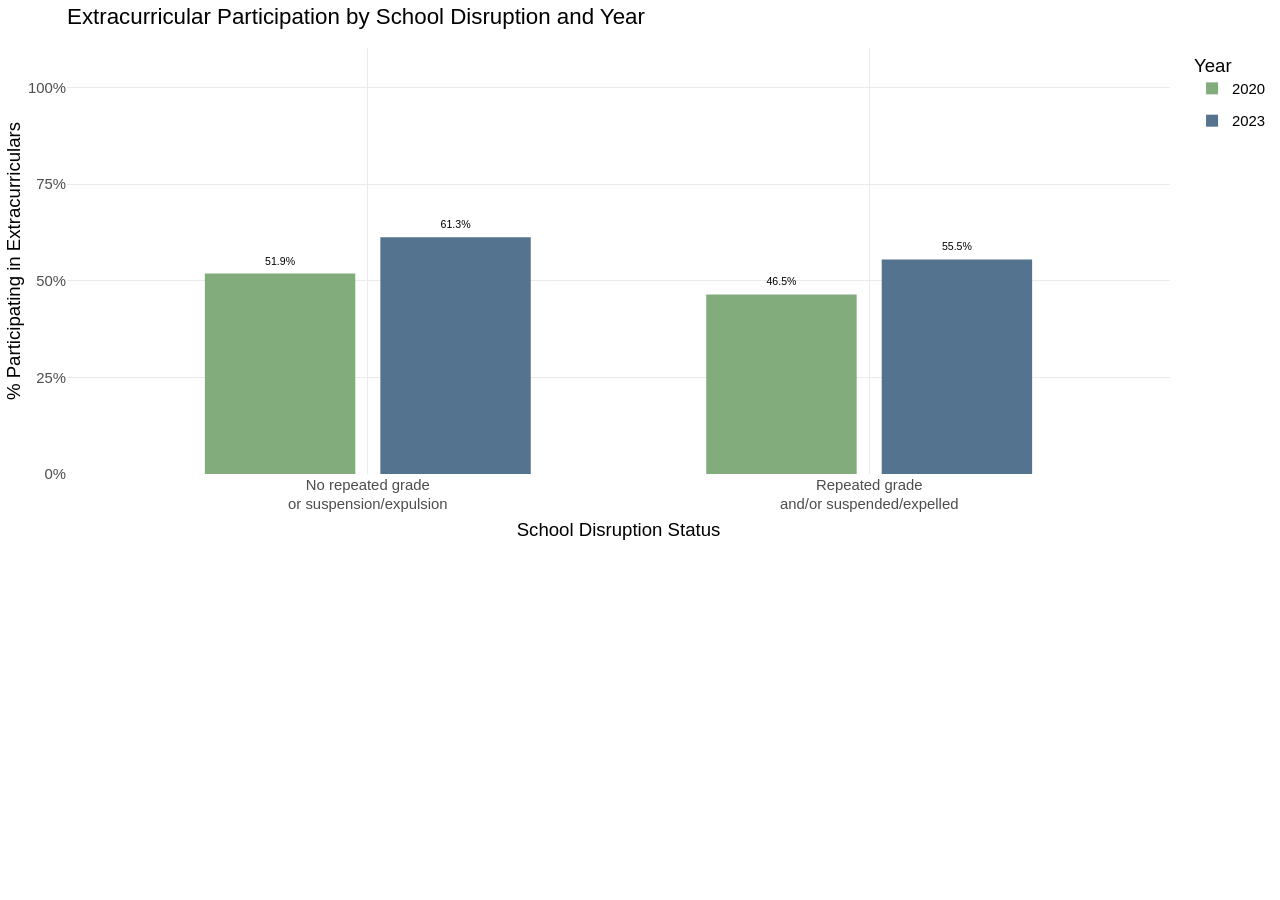
<file: assets/interactive/repeated_suspension.html>
<!DOCTYPE html>
<html lang="en">
<head>
<meta charset="utf-8"/>
<style>body{background-color:white;}</style>
<script src="lib/htmlwidgets-1.6.4/htmlwidgets.js"></script>
<script src="lib/plotly-binding-4.12.0/plotly.js"></script>
<script src="lib/typedarray-0.1/typedarray.min.js"></script>
<script src="lib/jquery-3.5.1/jquery.min.js"></script>
<link href="lib/crosstalk-1.2.2/css/crosstalk.min.css" rel="stylesheet" />
<script src="lib/crosstalk-1.2.2/js/crosstalk.min.js"></script>
<link href="lib/plotly-htmlwidgets-css-2.25.2/plotly-htmlwidgets.css" rel="stylesheet" />
<script src="lib/plotly-main-2.25.2/plotly-latest.min.js"></script>
  <title>plotly</title>
</head>
<body>
<div id="htmlwidget_container">
  <div id="htmlwidget-9ff50fece94e9bdd295b" style="width:100%;height:540px;" class="plotly html-widget"></div>
</div>
<script type="application/json" data-for="htmlwidget-9ff50fece94e9bdd295b">{"x":{"data":[{"orientation":"v","width":[0.30000000000000004,0.29999999999999982],"base":[0,0],"x":[0.82499999999999996,1.825],"y":[0.51858294849012587,0.46481838892010863],"text":["Year: 2020<br>Status: No repeated grade or suspension/expulsion<br>Participation: 51.9%","Year: 2020<br>Status: Repeated grade and/or suspended/expelled<br>Participation: 46.5%"],"type":"bar","textposition":"none","marker":{"autocolorscale":false,"color":"rgba(130,172,124,1)","line":{"width":1.8897637795275593,"color":"transparent"}},"name":"2020","legendgroup":"2020","showlegend":true,"xaxis":"x","yaxis":"y","hoverinfo":"text","frame":null},{"orientation":"v","width":[0.30000000000000027,0.29999999999999982],"base":[0,0],"x":[1.175,2.1749999999999998],"y":[0.61303037430924945,0.55535994970142133],"text":["Year: 2023<br>Status: No repeated grade or suspension/expulsion<br>Participation: 61.3%","Year: 2023<br>Status: Repeated grade and/or suspended/expelled<br>Participation: 55.5%"],"type":"bar","textposition":"none","marker":{"autocolorscale":false,"color":"rgba(84,115,142,1)","line":{"width":1.8897637795275593,"color":"transparent"}},"name":"2023","legendgroup":"2023","showlegend":true,"xaxis":"x","yaxis":"y","hoverinfo":"text","frame":null},{"x":[0.82499999999999996,1.825],"y":[0.5485829484901259,0.49481838892010865],"text":["51.9%","46.5%"],"hovertext":["Year: 2020<br>Status: No repeated grade or suspension/expulsion<br>Participation: 51.9%","Year: 2020<br>Status: Repeated grade and/or suspended/expelled<br>Participation: 46.5%"],"textfont":{"size":10.58267716535433,"color":"rgba(0,0,0,1)"},"type":"scatter","mode":"text","hoveron":"points","name":"2020","legendgroup":"2020","showlegend":false,"xaxis":"x","yaxis":"y","hoverinfo":"text","frame":null},{"x":[1.175,2.1749999999999998],"y":[0.64303037430924948,0.58535994970142136],"text":["61.3%","55.5%"],"hovertext":["Year: 2023<br>Status: No repeated grade or suspension/expulsion<br>Participation: 61.3%","Year: 2023<br>Status: Repeated grade and/or suspended/expelled<br>Participation: 55.5%"],"textfont":{"size":10.58267716535433,"color":"rgba(0,0,0,1)"},"type":"scatter","mode":"text","hoveron":"points","name":"2023","legendgroup":"2023","showlegend":false,"xaxis":"x","yaxis":"y","hoverinfo":"text","frame":null}],"layout":{"margin":{"t":47.61477791614778,"r":9.2984640929846432,"b":47.422166874221681,"l":62.299709422997111},"paper_bgcolor":"rgba(255,255,255,1)","font":{"color":"rgba(0,0,0,1)","family":"","size":18.596928185969286},"title":{"text":"Extracurricular Participation by School Disruption and Year","font":{"color":"rgba(0,0,0,1)","family":"","size":22.316313823163139},"x":0,"xref":"paper"},"xaxis":{"domain":[0,1],"automargin":true,"type":"linear","autorange":false,"range":[0.40000000000000002,2.6000000000000001],"tickmode":"array","ticktext":["No repeated grade<br />or suspension/expulsion","Repeated grade<br />and/or suspended/expelled"],"tickvals":[1,2],"categoryorder":"array","categoryarray":["No repeated grade<br />or suspension/expulsion","Repeated grade<br />and/or suspended/expelled"],"nticks":null,"ticks":"","tickcolor":null,"ticklen":4.6492320464923216,"tickwidth":0,"showticklabels":true,"tickfont":{"color":"rgba(77,77,77,1)","family":"","size":14.87754254877543},"tickangle":-0,"showline":false,"linecolor":null,"linewidth":0,"showgrid":true,"gridcolor":"rgba(235,235,235,1)","gridwidth":0.8453149175440583,"zeroline":false,"anchor":"y","title":{"text":"School Disruption Status","font":{"color":"rgba(0,0,0,1)","family":"","size":18.596928185969286}},"hoverformat":".2f"},"yaxis":{"domain":[0,1],"automargin":true,"type":"linear","autorange":false,"range":[0,1.1025],"tickmode":"array","ticktext":["0%","25%","50%","75%","100%"],"tickvals":[0,0.25,0.5,0.75,1],"categoryorder":"array","categoryarray":["0%","25%","50%","75%","100%"],"nticks":null,"ticks":"","tickcolor":null,"ticklen":4.6492320464923216,"tickwidth":0,"showticklabels":true,"tickfont":{"color":"rgba(77,77,77,1)","family":"","size":14.877542548775427},"tickangle":-0,"showline":false,"linecolor":null,"linewidth":0,"showgrid":true,"gridcolor":"rgba(235,235,235,1)","gridwidth":0.8453149175440583,"zeroline":false,"anchor":"x","title":{"text":"% Participating in Extracurriculars","font":{"color":"rgba(0,0,0,1)","family":"","size":18.596928185969286}},"hoverformat":".2f"},"shapes":[],"showlegend":true,"legend":{"bgcolor":null,"bordercolor":null,"borderwidth":0,"font":{"color":"rgba(0,0,0,1)","family":"","size":14.87754254877543},"title":{"text":"Year","font":{"color":"rgba(0,0,0,1)","family":"","size":18.596928185969286}}},"hovermode":"closest","height":540,"barmode":"relative"},"config":{"doubleClick":"reset","modeBarButtonsToAdd":["hoverclosest","hovercompare"],"showSendToCloud":false},"source":"A","attrs":{"2242496c78fe":{"x":{},"y":{},"fill":{},"text":{},"type":"bar"},"2242707b915a":{"x":{},"y":{},"fill":{},"text":{},"label":{}}},"cur_data":"2242496c78fe","visdat":{"2242496c78fe":["function (y) ","x"],"2242707b915a":["function (y) ","x"]},"highlight":{"on":"plotly_click","persistent":false,"dynamic":false,"selectize":false,"opacityDim":0.20000000000000001,"selected":{"opacity":1},"debounce":0},"shinyEvents":["plotly_hover","plotly_click","plotly_selected","plotly_relayout","plotly_brushed","plotly_brushing","plotly_clickannotation","plotly_doubleclick","plotly_deselect","plotly_afterplot","plotly_sunburstclick"],"base_url":"https://plot.ly"},"evals":[],"jsHooks":[]}</script>
<script type="application/htmlwidget-sizing" data-for="htmlwidget-9ff50fece94e9bdd295b">{"viewer":{"width":"100%","height":540,"padding":0,"fill":false},"browser":{"width":"100%","height":540,"padding":0,"fill":false}}</script>
</body>
</html>
</file>
<file: styles.css>
* {
  box-sizing: border-box;
}

body {
  margin: 0;
  font-family: Georgia, "Times New Roman", serif;
  color: #1f2933;
  background: #f7f3ec;
  line-height: 1.7;
}

.sr-only {
  position: absolute;
  width: 1px;
  height: 1px;
  padding: 0;
  margin: -1px;
  overflow: hidden;
  clip: rect(0, 0, 0, 0);
  white-space: nowrap;
  border: 0;
}

.navbar {
  max-width: 1100px;
  margin: 0 auto;
  padding: 24px 20px;
  display: flex;
  justify-content: space-between;
  align-items: center;
}

.logo {
  font-size: 1.3rem;
  font-weight: bold;
  color: #ffffff;
  text-decoration: none;
}

.nav-links {
  display: flex;
  gap: 20px;
}

.nav-links a {
  color: #ffffff;
  text-decoration: none;
  font-size: 0.95rem;
}

.nav-links a:hover {
  text-decoration: underline;
}

.site-header {
  background: linear-gradient(135deg, #1f3a5f, #497174);
  color: white;
  min-height: 70vh;
}

.page-header {
  background: linear-gradient(135deg, #1f3a5f, #497174);
  color: white;
}

.hero {
  max-width: 900px;
  margin: 0 auto;
  padding: 80px 20px 110px;
  text-align: center;
}

.page-title {
  max-width: 900px;
  margin: 0 auto;
  padding: 50px 20px 70px;
  text-align: center;
}

.eyebrow {
  text-transform: uppercase;
  letter-spacing: 0.15em;
  font-size: 0.85rem;
  font-weight: bold;
  opacity: 0.9;
}

h1 {
  font-size: clamp(2.3rem, 5vw, 4.8rem);
  line-height: 1.1;
  margin: 15px 0;
}

h2 {
  color: #1f3a5f;
  margin-top: 40px;
  font-size: 2rem;
}

h3 {
  color: #1f3a5f;
}

.hero-text {
  font-size: 1.25rem;
  max-width: 720px;
  margin: 20px auto 35px;
}

.button {
  display: inline-block;
  background: #f7f3ec;
  color: #1f3a5f;
  padding: 12px 22px;
  border-radius: 999px;
  text-decoration: none;
  font-weight: bold;
}

.button:hover {
  background: #ffffff;
}

.content-section {
  max-width: 900px;
  margin: 0 auto;
  padding: 55px 20px;
  font-size: 1.08rem;
}

.intro {
  font-size: 1.25rem;
  color: #334e68;
  border-left: 5px solid #497174;
  padding-left: 18px;
}

.highlight {
  background: #e8ded1;
  padding: 18px;
  border-radius: 14px;
  font-weight: bold;
}

.todo-note {
  color: #334e68;
  background: #ffffff;
  border: 1px dashed #497174;
  border-radius: 10px;
  padding: 18px;
}

.bibliography-section {
  max-width: 980px;
}

.bibliography-entry {
  margin: 0 0 22px;
  padding: 0;
}

.citation {
  margin: 0;
  padding-left: 3em;
  text-indent: -3em;
}

.annotation {
  margin: 0 0 0 3em;
  color: #334e68;
}

cite {
  font-style: italic;
}

.findings-section {
  max-width: 1180px;
}

.findings-intro {
  max-width: 820px;
  margin: 0 auto 36px;
  text-align: center;
  color: #334e68;
  font-size: 1.15rem;
}

.finding {
  background: #ffffff;
  border-radius: 18px;
  box-shadow: 0 10px 30px rgba(31, 58, 95, 0.12);
  margin: 34px 0;
  overflow: hidden;
}

.map-image {
  display: block;
  width: min(620px, 100%);
  margin: 0 auto 38px;
  background: #ffffff;
  border: 1px solid #e8ded1;
  border-radius: 10px;
  box-shadow: 0 8px 24px rgba(31, 58, 95, 0.1);
}

.finding-text {
  padding: 30px 34px 12px;
}

.finding-text-after {
  padding-top: 0;
  padding-bottom: 30px;
}

.research-question-group .figure-block {
  border-top: 1px solid #e8ded1;
}

.research-question-group .figure-block .finding-text {
  padding-top: 28px;
}

.research-question-group .figure-block .finding-text-after {
  padding-top: 0;
}

.graphic-caption {
  width: min(880px, calc(100% - 64px));
  margin: 0 auto 28px;
  color: #52606d;
  font-size: 0.92rem;
  font-style: italic;
  line-height: 1.55;
  text-align: center;
}

.finding-label {
  color: #497174;
  font-weight: bold;
  letter-spacing: 0.12em;
  text-transform: uppercase;
  font-size: 0.78rem;
  margin: 0 0 10px;
}

.finding h2 {
  margin: 0 0 18px;
  font-size: clamp(1.55rem, 3vw, 2.2rem);
}

.finding h3 {
  margin-bottom: 8px;
}

.chart-image {
  display: block;
  width: min(760px, calc(100% - 48px));
  margin: 20px auto 30px;
  background: #ffffff;
  border: 1px solid #e8ded1;
  border-radius: 10px;
}

.interactive-chart {
  --chart-height: 560px;
  display: block;
  width: min(960px, calc(100% - 48px));
  margin: 20px auto 12px;
  background: #ffffff;
  border: 1px solid #e8ded1;
  border-radius: 10px;
  overflow: hidden;
}

.interactive-chart iframe {
  display: block;
  width: 100%;
  height: var(--chart-height);
  border: 0;
  background: #ffffff;
}

.interactive-chart.chart-medium {
  --chart-height: 560px;
}

.interactive-chart.chart-tall {
  --chart-height: 780px;
}

.interactive-chart.chart-map {
  --chart-height: 840px;
}

.timeline-section {
  max-width: 1100px;
  padding-top: 0;
}

.table-wrapper {
  overflow-x: auto;
  background: #ffffff;
  border-radius: 18px;
  box-shadow: 0 10px 30px rgba(31, 58, 95, 0.12);
}

.timeline-table {
  width: 100%;
  min-width: 850px;
  border-collapse: collapse;
}

.timeline-table th,
.timeline-table td {
  border-bottom: 1px solid #e8ded1;
  padding: 16px 18px;
  text-align: left;
  vertical-align: top;
}

.timeline-table th {
  background: #1f3a5f;
  color: #ffffff;
  font-size: 0.95rem;
}

.timeline-table td {
  background: #ffffff;
  font-size: 0.98rem;
}

.timeline-table td:first-child {
  font-weight: bold;
  color: #1f3a5f;
  white-space: nowrap;
}

.timeline-table tr:last-child td {
  border-bottom: 0;
}

.timeline-table ul {
  margin: 0;
  padding-left: 20px;
}

.timeline-table li + li {
  margin-top: 8px;
}

.cards {
  max-width: 1100px;
  margin: 0 auto;
  padding: 20px 20px 70px;
  display: grid;
  grid-template-columns: repeat(3, 1fr);
  gap: 22px;
}

.card,
.team-card {
  background: #ffffff;
  border-radius: 18px;
  padding: 24px;
  box-shadow: 0 8px 24px rgba(31, 58, 95, 0.12);
}

.team-grid {
  display: grid;
  grid-template-columns: repeat(3, 1fr);
  gap: 18px;
  margin-top: 20px;
}

.team-photo {
  display: block;
  width: 100%;
  aspect-ratio: 1 / 1;
  object-fit: cover;
  object-position: center;
  border-radius: 10px;
  margin-bottom: 18px;
}

.team-card h3 {
  margin-top: 0;
}

footer {
  background: #1f3a5f;
  color: white;
  text-align: center;
  padding: 25px 20px;
  margin-top: 40px;
}

footer p {
  color: white;
  margin: 0 0 15px 0;
  font-size: 1rem;
}

.footer-nav {
  display: flex;
  justify-content: center;
  align-items: center;
  flex-wrap: wrap;
  gap: 10px;
}

.footer-nav a {
  color: white;
  text-decoration: none;
  font-size: 1rem;
  font-weight: 500;
  transition: all 0.3s ease;
  padding: 5px 8px;
  border-radius: 4px;
}

.footer-nav a:hover {
  background-color: rgba(255, 255, 255, 0.2);
  text-decoration: underline;
}

.footer-nav .separator {
  color: white;
  margin: 0 5px;
}

@media (max-width: 800px) {
  .navbar {
    flex-direction: column;
    gap: 15px;
  }

  .nav-links {
    flex-wrap: wrap;
    justify-content: center;
  }

  .cards,
  .team-grid {
    grid-template-columns: 1fr;
  }

  .finding-text {
    padding: 24px 22px 8px;
  }

  .chart-image {
    width: calc(100% - 28px);
  }

  .interactive-chart {
    width: calc(100% - 28px);
  }

  .interactive-chart.chart-medium {
    --chart-height: 620px;
  }

  .interactive-chart.chart-tall {
    --chart-height: 860px;
  }

  .interactive-chart.chart-map {
    --chart-height: 900px;
  }

  .timeline-section {
    padding-top: 20px;
  }

  .bibliography-entry {
    margin-bottom: 18px;
  }

  .citation {
    padding-left: 2em;
    text-indent: -2em;
  }

  .annotation {
    margin-left: 2em;
  }
}

.data-critique-section {
  max-width: 1040px;
}

.essay-card {
  background: transparent;
  padding: 0;
  border-radius: 0;
  box-shadow: none;
}

.essay-card p {
  margin: 0 0 24px;
  text-indent: 0;
}

.critique-visual-row {
  display: grid;
  gap: 30px;
  align-items: center;
  margin: 8px 0 28px;
}

.critique-visual-row.image-right {
  grid-template-columns: minmax(0, 1fr) minmax(180px, 240px);
}

.critique-visual-row.image-left {
  grid-template-columns: minmax(220px, 320px) minmax(0, 1fr);
}

.critique-copy p {
  margin-bottom: 0;
}

.critique-image {
  margin: 0;
  justify-self: center;
}

.critique-image img {
  display: block;
  width: 100%;
  height: auto;
}

.census-logo-figure {
  max-width: 220px;
}

.wordcloud-figure {
  max-width: 320px;
}

@media (max-width: 800px) {
  .essay-card {
    padding: 0;
  }

  .critique-visual-row,
  .critique-visual-row.image-right,
  .critique-visual-row.image-left {
    grid-template-columns: 1fr;
    gap: 18px;
  }
}
</file>
<file: assets/interactive/lib/plotly-htmlwidgets-css-2.25.2/plotly-htmlwidgets.css>
/*
just here so that plotly works
correctly with ioslides.
see https://github.com/ropensci/plotly/issues/463
*/

slide:not(.current) .plotly.html-widget{
  display: none;
}
</file>
<file: assets/interactive/lib/crosstalk-1.2.2/css/crosstalk.min.css>
.container-fluid.crosstalk-bscols{margin-left:-30px;margin-right:-30px;white-space:normal}body>.container-fluid.crosstalk-bscols{margin-left:auto;margin-right:auto}.crosstalk-input-checkboxgroup .crosstalk-options-group .crosstalk-options-column{display:inline-block;padding-right:12px;vertical-align:top}@media only screen and (max-width: 480px){.crosstalk-input-checkboxgroup .crosstalk-options-group .crosstalk-options-column{display:block;padding-right:inherit}}.crosstalk-input{margin-bottom:15px}.crosstalk-input .control-label{margin-bottom:0;vertical-align:middle}.crosstalk-input input[type="checkbox"]{margin:4px 0 0;margin-top:1px;line-height:normal}.crosstalk-input .checkbox{position:relative;display:block;margin-top:10px;margin-bottom:10px}.crosstalk-input .checkbox>label{padding-left:20px;margin-bottom:0;font-weight:400;cursor:pointer}.crosstalk-input .checkbox input[type="checkbox"],.crosstalk-input .checkbox-inline input[type="checkbox"]{position:absolute;margin-top:2px;margin-left:-20px}.crosstalk-input .checkbox+.checkbox{margin-top:-5px}.crosstalk-input .checkbox-inline{position:relative;display:inline-block;padding-left:20px;margin-bottom:0;font-weight:400;vertical-align:middle;cursor:pointer}.crosstalk-input .checkbox-inline+.checkbox-inline{margin-top:0;margin-left:10px}
</file>
